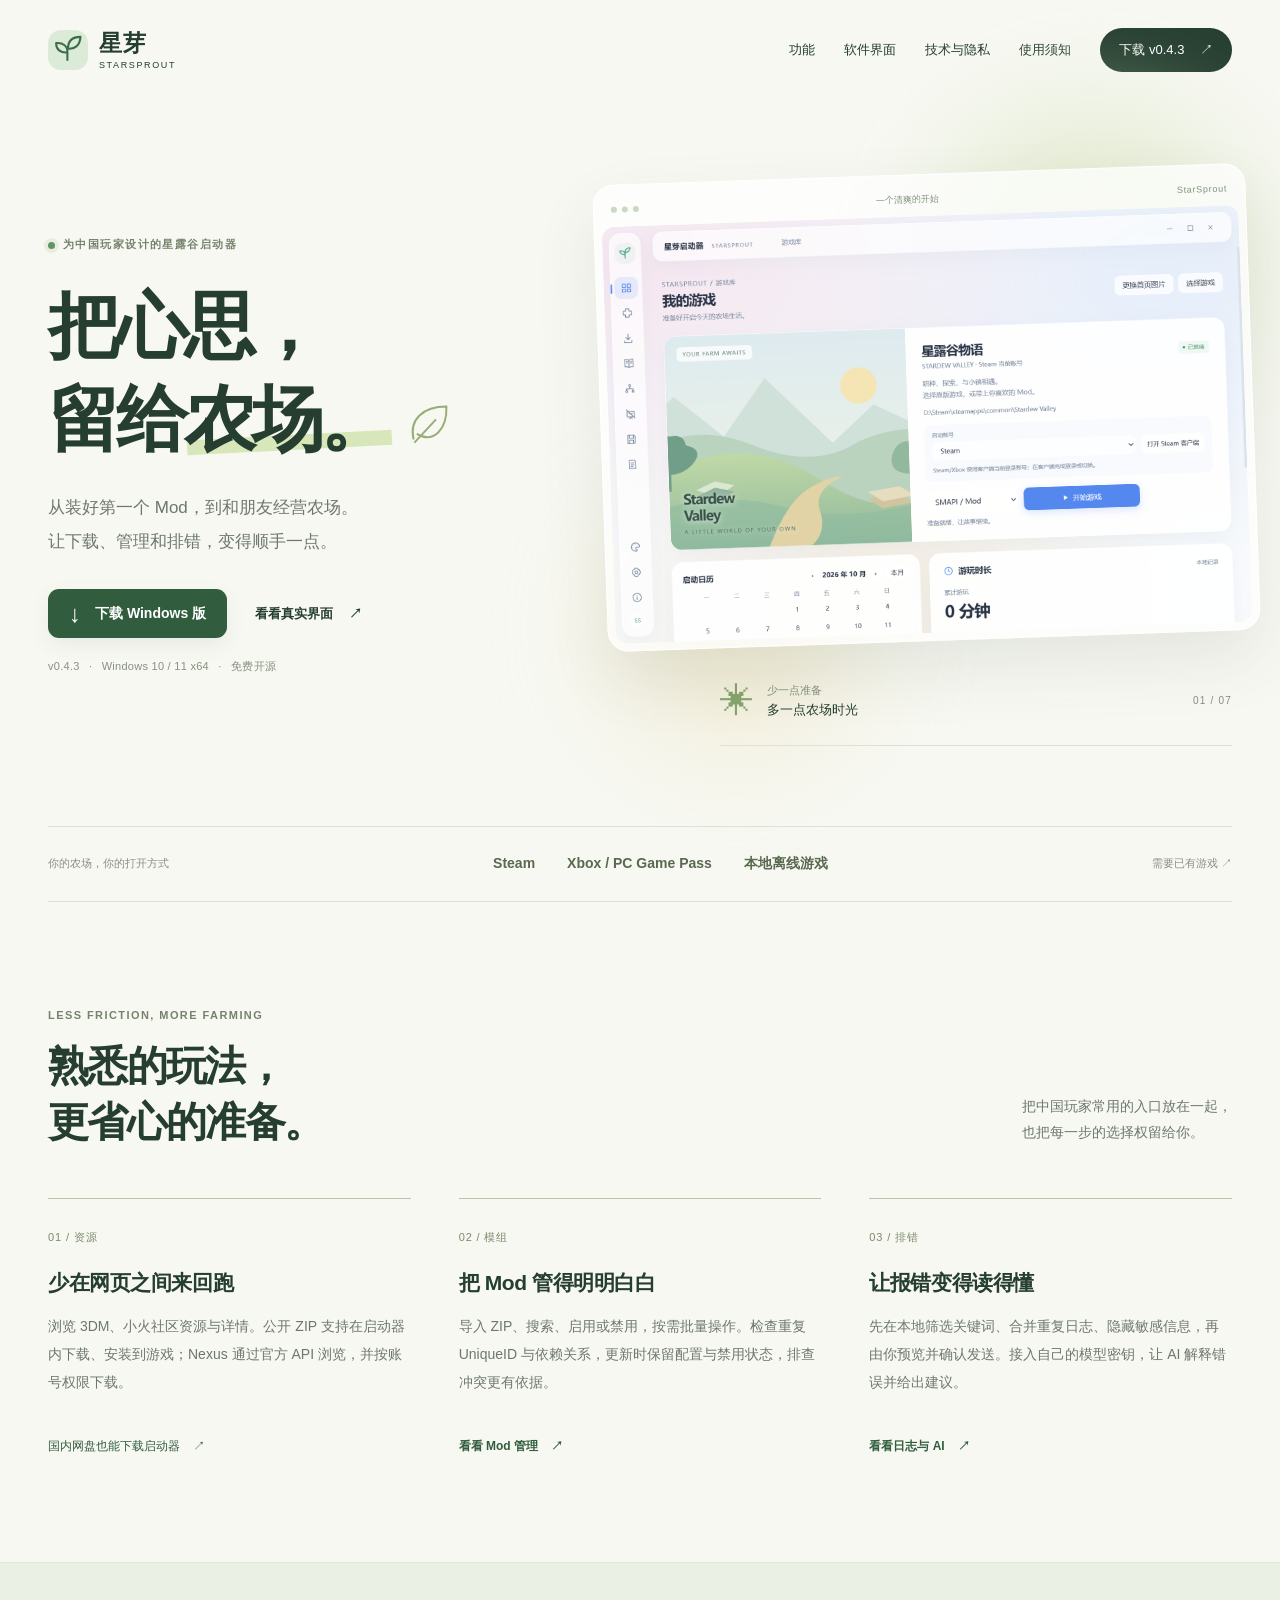
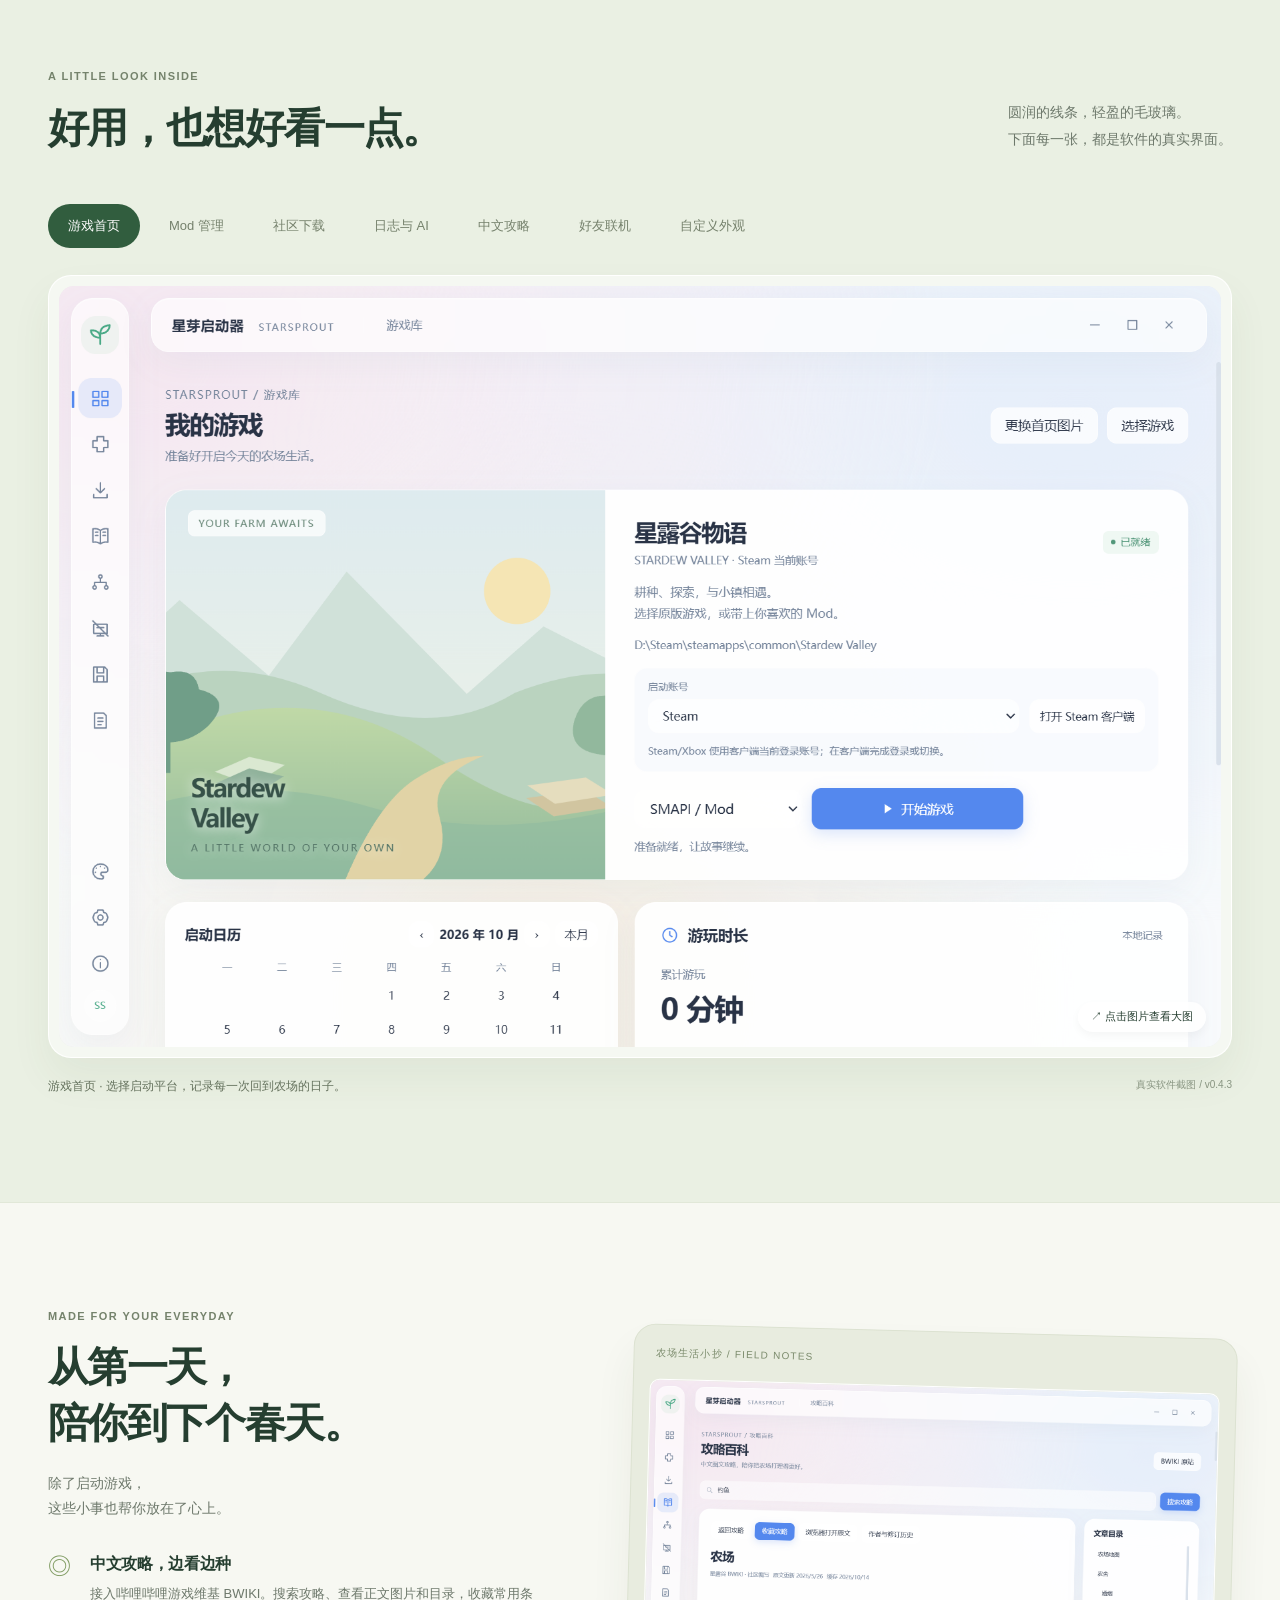
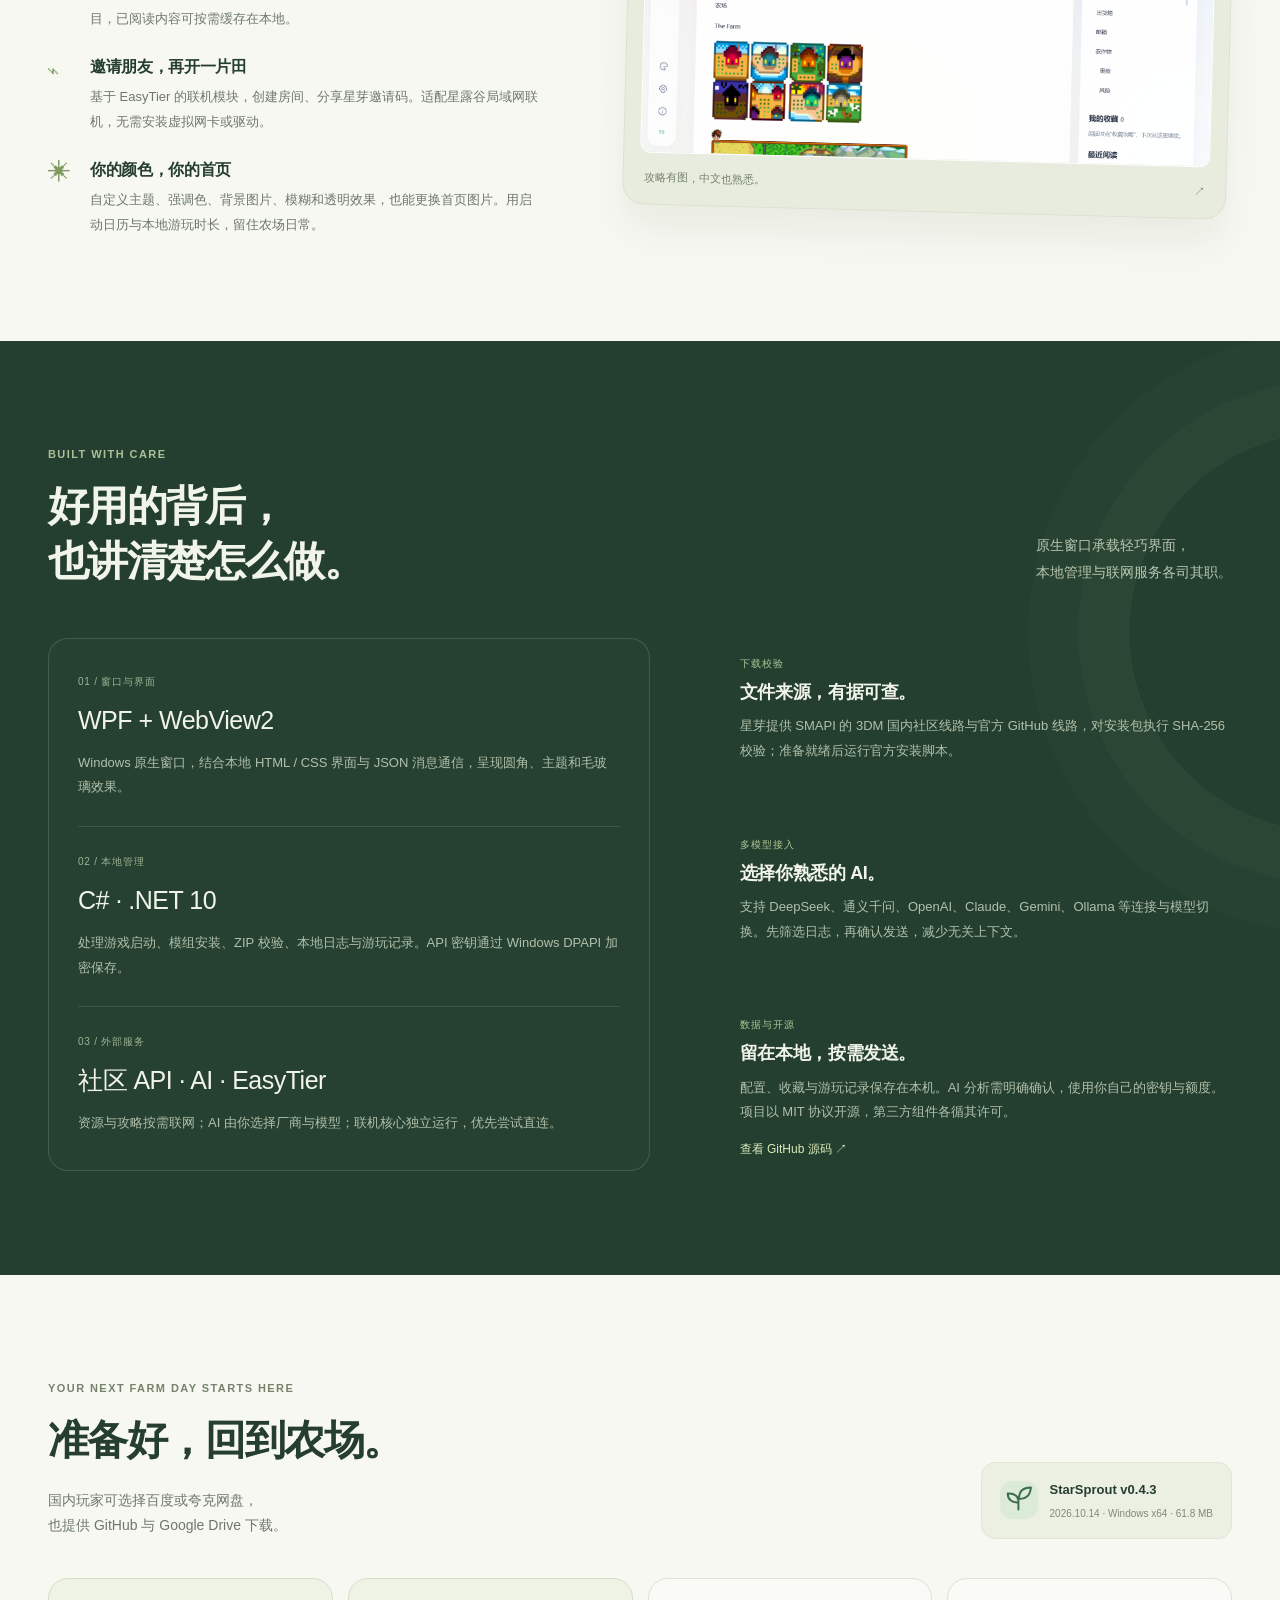
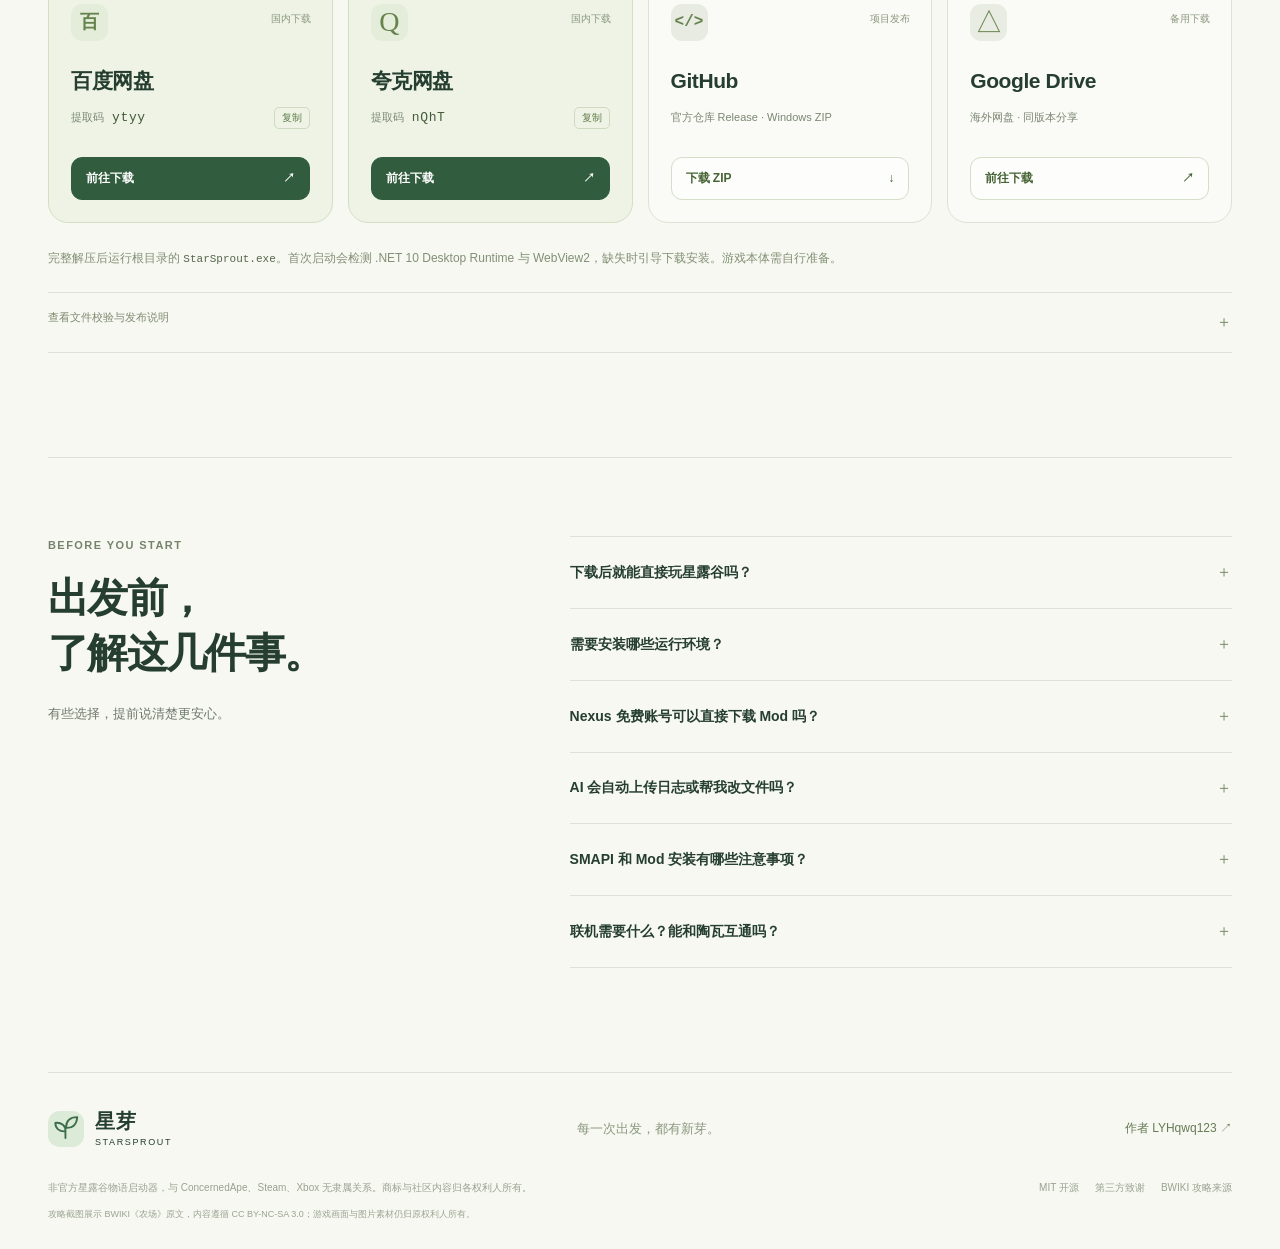
<file: docs/index.html>
<!doctype html>
<html lang="zh-CN">
<head>
  <meta charset="utf-8">
  <meta name="viewport" content="width=device-width, initial-scale=1">
  <meta name="theme-color" content="#f5f7f0">
  <meta name="description" content="星芽 StarSprout 是为中国玩家设计的星露谷物语启动器：国内社区 Mod 下载与管理、中文图文攻略、多厂商 AI 日志分析和好友联机。提供 GitHub、百度网盘、夸克网盘与 Google Drive 下载。">
  <meta property="og:type" content="website">
  <meta property="og:title" content="星芽 StarSprout · 把心思，留给农场。">
  <meta property="og:description" content="面向中国玩家的星露谷物语启动器。下载、管理、查攻略、找朋友，一个清爽的开始。">
  <meta property="og:image" content="https://lyhqwq123.github.io/StarSprout/assets/home.png">
  <meta property="og:url" content="https://lyhqwq123.github.io/StarSprout/">
  <link rel="canonical" href="https://lyhqwq123.github.io/StarSprout/">
  <link rel="icon" href="./assets/sprout.svg" type="image/svg+xml">
  <link rel="stylesheet" href="./styles.css">
  <script src="./app.js" defer></script>
  <title>星芽 StarSprout · 为中国玩家设计的星露谷启动器</title>
</head>
<body>
  <a class="skip-link" href="#main">跳转到正文</a>
  <header class="site-header">
    <a class="brand" href="#" aria-label="星芽 StarSprout 首页"><img src="./assets/sprout.svg" width="40" height="40" alt=""><span>星芽<span class="brand-en">STARSPROUT</span></span></a>
    <button id="menu-toggle" class="menu-toggle" type="button" aria-controls="navigation" aria-expanded="false" aria-label="打开导航"><span></span><span></span></button>
    <nav id="navigation" aria-label="主导航"><a href="#features">功能</a><a href="#screenshots">软件界面</a><a href="#technology">技术与隐私</a><a href="#faq">使用须知</a><a class="nav-download" href="#downloads">下载 v0.4.3 <span aria-hidden="true">↗</span></a></nav>
  </header>

  <main id="main">
    <section class="hero wrap" aria-labelledby="hero-title">
      <div class="hero-copy">
        <span class="eyebrow"><span class="status-dot"></span> 为中国玩家设计的星露谷启动器</span>
        <h1 id="hero-title">把心思，<br>留给<span class="highlight">农场。</span><svg class="title-leaf" viewBox="0 0 70 70" aria-hidden="true"><path d="M17 53C11 28 29 12 58 12c1 28-16 47-37 34M18 57l27-29"/></svg></h1>
        <p class="hero-description">从装好第一个 Mod，到和朋友经营农场。<br>让下载、管理和排错，变得顺手一点。</p>
        <div class="hero-actions"><a class="button primary" href="#downloads"><span aria-hidden="true">↓</span> 下载 Windows 版</a><a class="text-link" href="#screenshots">看看真实界面 <span aria-hidden="true">↗</span></a></div>
        <p class="hero-meta">v0.4.3 <span>·</span> Windows 10 / 11 x64 <span>·</span> 免费开源</p>
      </div>
      <div class="hero-visual">
        <div class="orb orb-one"></div><div class="orb orb-two"></div>
        <div class="hero-window"><div class="window-bar"><span class="window-dots"><i></i><i></i><i></i></span><span>一个清爽的开始</span><span class="window-version">StarSprout</span></div><button class="screenshot-button" data-lightbox type="button" aria-label="放大启动器首页截图"><img src="./assets/home.png" width="1740" height="1140" alt="星芽启动器真实首页：浅色毛玻璃界面、游戏启动、Steam 账号选择、启动日历与游玩时长" fetchpriority="high"></button></div>
        <div class="visual-note"><span class="note-leaf" aria-hidden="true">✳</span><div>少一点准备<br><strong>多一点农场时光</strong></div><span class="note-number">01 / 07</span></div>
      </div>
    </section>

    <div class="platform-strip wrap"><span>你的农场，你的打开方式</span><div><span>Steam</span><span>Xbox / PC Game Pass</span><span>本地离线游戏</span></div><a href="#faq">需要已有游戏 <span aria-hidden="true">↗</span></a></div>

    <section id="features" class="section wrap" aria-labelledby="features-title">
      <div class="section-heading"><div><span class="eyebrow">LESS FRICTION, MORE FARMING</span><h2 id="features-title">熟悉的玩法，<br>更省心的准备。</h2></div><p>把中国玩家常用的入口放在一起，<br>也把每一步的选择权留给你。</p></div>
      <div class="feature-columns">
        <article><span class="feature-index">01 / 资源</span><h3>少在网页之间来回跑</h3><p>浏览 3DM、小火社区资源与详情。公开 ZIP 支持在启动器内下载、安装到游戏；Nexus 通过官方 API 浏览，并按账号权限下载。</p><a href="#downloads">国内网盘也能下载启动器 <span aria-hidden="true">↗</span></a></article>
        <article><span class="feature-index">02 / 模组</span><h3>把 Mod 管得明明白白</h3><p>导入 ZIP、搜索、启用或禁用，按需批量操作。检查重复 UniqueID 与依赖关系，更新时保留配置与禁用状态，排查冲突更有依据。</p><button class="inline-link" type="button" data-show-gallery="mods">看看 Mod 管理 <span aria-hidden="true">↗</span></button></article>
        <article><span class="feature-index">03 / 排错</span><h3>让报错变得读得懂</h3><p>先在本地筛选关键词、合并重复日志、隐藏敏感信息，再由你预览并确认发送。接入自己的模型密钥，让 AI 解释错误并给出建议。</p><button class="inline-link" type="button" data-show-gallery="logs">看看日志与 AI <span aria-hidden="true">↗</span></button></article>
      </div>
    </section>

    <section id="screenshots" class="showcase section" aria-labelledby="screenshots-title">
      <div class="wrap"><div class="section-heading"><div><span class="eyebrow">A LITTLE LOOK INSIDE</span><h2 id="screenshots-title">好用，也想好看一点。</h2></div><p>圆润的线条，轻盈的毛玻璃。<br>下面每一张，都是软件的真实界面。</p></div>
        <div class="gallery-tabs" role="group" aria-label="选择软件截图"><button type="button" data-gallery="home" aria-pressed="true">游戏首页</button><button type="button" data-gallery="mods" aria-pressed="false">Mod 管理</button><button type="button" data-gallery="downloads" aria-pressed="false">社区下载</button><button type="button" data-gallery="logs" aria-pressed="false">日志与 AI</button><button type="button" data-gallery="guides" aria-pressed="false">中文攻略</button><button type="button" data-gallery="multiplayer" aria-pressed="false">好友联机</button><button type="button" data-gallery="appearance" aria-pressed="false">自定义外观</button></div>
        <div class="gallery-frame"><button type="button" class="screenshot-button" data-lightbox aria-label="放大当前软件界面截图"><img id="gallery-image" src="./assets/home.png" width="1740" height="1140" alt="游戏首页：选择 Steam、Xbox 或本地离线游戏，查看启动日历与游玩时长" loading="lazy"></button><span class="zoom-hint" aria-hidden="true">↗ 点击图片查看大图</span></div>
        <div class="gallery-caption"><p id="gallery-caption">游戏首页 · 选择启动平台，记录每一次回到农场的日子。</p><span>真实软件截图 / v0.4.3</span></div>
      </div>
    </section>

    <section class="section wrap everyday" aria-labelledby="everyday-title">
      <div class="everyday-copy"><span class="eyebrow">MADE FOR YOUR EVERYDAY</span><h2 id="everyday-title">从第一天，<br>陪你到下个春天。</h2><p class="section-intro">除了启动游戏，<br>这些小事也帮你放在了心上。</p>
        <div class="everyday-item"><span aria-hidden="true">◎</span><div><h3>中文攻略，边看边种</h3><p>接入哔哩哔哩游戏维基 BWIKI。搜索攻略、查看正文图片和目录，收藏常用条目，已阅读内容可按需缓存在本地。</p></div></div>
        <div class="everyday-item"><span aria-hidden="true">⌁</span><div><h3>邀请朋友，再开一片田</h3><p>基于 EasyTier 的联机模块，创建房间、分享星芽邀请码。适配星露谷局域网联机，无需安装虚拟网卡或驱动。</p></div></div>
        <div class="everyday-item"><span aria-hidden="true">✳</span><div><h3>你的颜色，你的首页</h3><p>自定义主题、强调色、背景图片、模糊和透明效果，也能更换首页图片。用启动日历与本地游玩时长，留住农场日常。</p></div></div>
      </div>
      <div class="guide-visual"><span class="paper-label">农场生活小抄 / FIELD NOTES</span><button class="screenshot-button" data-lightbox type="button" aria-label="放大 BWIKI 中文图文攻略截图"><img src="./assets/guide-article.png" width="1740" height="1140" alt="软件内 BWIKI 农场攻略阅读界面，包含中文正文、目录和农场布局图片" loading="lazy"></button><div class="guide-footnote"><span>攻略有图，中文也熟悉。</span><span aria-hidden="true">↗</span></div></div>
    </section>

    <section id="technology" class="technology section" aria-labelledby="technology-title"><div class="wrap">
      <div class="section-heading"><div><span class="eyebrow">BUILT WITH CARE</span><h2 id="technology-title">好用的背后，<br>也讲清楚怎么做。</h2></div><p>原生窗口承载轻巧界面，<br>本地管理与联网服务各司其职。</p></div>
      <div class="tech-layout"><div class="tech-stack"><div class="stack-row"><span>01 / 窗口与界面</span><strong>WPF + WebView2</strong><p>Windows 原生窗口，结合本地 HTML / CSS 界面与 JSON 消息通信，呈现圆角、主题和毛玻璃效果。</p></div><div class="stack-row"><span>02 / 本地管理</span><strong>C# · .NET 10</strong><p>处理游戏启动、模组安装、ZIP 校验、本地日志与游玩记录。API 密钥通过 Windows DPAPI 加密保存。</p></div><div class="stack-row"><span>03 / 外部服务</span><strong>社区 API · AI · EasyTier</strong><p>资源与攻略按需联网；AI 由你选择厂商与模型；联机核心独立运行，优先尝试直连。</p></div></div>
      <div class="tech-details"><div><span class="small-label">下载校验</span><h3>文件来源，有据可查。</h3><p>星芽提供 SMAPI 的 3DM 国内社区线路与官方 GitHub 线路，对安装包执行 SHA-256 校验；准备就绪后运行官方安装脚本。</p></div><div><span class="small-label">多模型接入</span><h3>选择你熟悉的 AI。</h3><p>支持 DeepSeek、通义千问、OpenAI、Claude、Gemini、Ollama 等连接与模型切换。先筛选日志，再确认发送，减少无关上下文。</p></div><div><span class="small-label">数据与开源</span><h3>留在本地，按需发送。</h3><p>配置、收藏与游玩记录保存在本机。AI 分析需明确确认，使用你自己的密钥与额度。项目以 MIT 协议开源，第三方组件各循其许可。</p><a href="https://github.com/LYHqwq123/StarSprout" target="_blank" rel="noopener noreferrer">查看 GitHub 源码 <span aria-hidden="true">↗</span></a></div></div></div>
    </div></section>

    <section id="downloads" class="section wrap download-section" aria-labelledby="downloads-title"><div class="download-heading"><div><span class="eyebrow">YOUR NEXT FARM DAY STARTS HERE</span><h2 id="downloads-title">准备好，回到农场。</h2><p>国内玩家可选择百度或夸克网盘，<br>也提供 GitHub 与 Google Drive 下载。</p></div><div class="release-badge"><img src="./assets/sprout.svg" width="38" height="38" alt=""><div><strong>StarSprout v0.4.3</strong><span>2026.10.14 · Windows x64 · 61.8 MB</span></div></div></div>
      <div class="download-grid">
        <article class="download-card domestic"><span class="download-symbol" aria-hidden="true">百</span><span class="download-label">国内下载</span><h3>百度网盘</h3><p>提取码 <code>ytyy</code> <button type="button" class="copy-button" data-copy="ytyy" aria-label="复制百度网盘提取码 ytyy">复制</button></p><a class="button provider-button" data-download-provider="baidu" href="https://pan.baidu.com/s/1DDy62DkFEf81-B6CyeWh8A?pwd=ytyy" target="_blank" rel="noopener noreferrer">前往下载 <span aria-hidden="true">↗</span></a></article>
        <article class="download-card domestic"><span class="download-symbol quark" aria-hidden="true">Q</span><span class="download-label">国内下载</span><h3>夸克网盘</h3><p>提取码 <code>nQhT</code> <button type="button" class="copy-button" data-copy="nQhT" aria-label="复制夸克网盘提取码 nQhT">复制</button></p><a class="button provider-button" data-download-provider="quark" href="https://pan.quark.cn/s/441fa6eea264" target="_blank" rel="noopener noreferrer">前往下载 <span aria-hidden="true">↗</span></a></article>
        <article class="download-card"><span class="download-symbol github" aria-hidden="true">&lt;/&gt;</span><span class="download-label">项目发布</span><h3>GitHub</h3><p>官方仓库 Release · Windows ZIP</p><a class="button provider-button" data-download-provider="github" href="https://github.com/LYHqwq123/StarSprout/releases/download/v0.4.3/StarSprout-0.4.3-Windows.zip" target="_blank" rel="noopener noreferrer">下载 ZIP <span aria-hidden="true">↓</span></a></article>
        <article class="download-card"><span class="download-symbol drive" aria-hidden="true">△</span><span class="download-label">备用下载</span><h3>Google Drive</h3><p>海外网盘 · 同版本分享</p><a class="button provider-button" data-download-provider="google" href="https://drive.google.com/file/d/1QlfTXjfy4Y1SBKYcH5n1ZFjWdy0WMzLJ/view?usp=sharing" target="_blank" rel="noopener noreferrer">前往下载 <span aria-hidden="true">↗</span></a></article>
      </div>
      <p class="download-note">完整解压后运行根目录的 <code>StarSprout.exe</code>。首次启动会检测 .NET 10 Desktop Runtime 与 WebView2，缺失时引导下载安装。游戏本体需自行准备。</p>
      <details class="checksum"><summary>查看文件校验与发布说明 <span aria-hidden="true">＋</span></summary><div><p>GitHub Windows ZIP 的 SHA-256：</p><code>d6510b647be7462c64703888bf6de63d38a4d626451658793a7e3a31fcf5158b</code><p>网盘由作者提供；下载后可使用同一哈希核对文件完整性。<a href="https://github.com/LYHqwq123/StarSprout/releases/tag/v0.4.3" target="_blank" rel="noopener noreferrer">查看 v0.4.3 发布说明 ↗</a></p></div></details>
      <p id="copy-status" class="copy-status" role="status" aria-live="polite"></p>
    </section>

    <section id="faq" class="section wrap faq-section" aria-labelledby="faq-title"><div><span class="eyebrow">BEFORE YOU START</span><h2 id="faq-title">出发前，<br>了解这几件事。</h2><p>有些选择，提前说清楚更安心。</p></div><div class="faq-list">
      <details><summary>下载后就能直接玩星露谷吗？<span aria-hidden="true">＋</span></summary><p>星芽是第三方启动器，不包含游戏本体。请先安装你拥有的 Windows 版游戏，再选择对应目录。Steam、Xbox / PC Game Pass 使用官方客户端的当前账号；本地离线模式使用已有、可离线运行的游戏文件，不提供游戏本体下载。</p></details>
      <details><summary>需要安装哪些运行环境？<span aria-hidden="true">＋</span></summary><p>支持 Windows 10 / 11 x64，需要 .NET 10 Desktop Runtime x64 与 Microsoft Edge WebView2 Runtime。引导程序会检测缺失环境，从微软下载并检查签名；安装过程可能需要管理员确认。当前 ZIP 并非包含全部运行环境的免前置版本。</p></details>
      <details><summary>Nexus 免费账号可以直接下载 Mod 吗？<span aria-hidden="true">＋</span></summary><p>无需 API Key 即可通过官方 API 浏览目录、详情和文件列表。Premium 账号可使用自己的 API Key 直下；免费账号需连接本人的 API Key，首次使用时注册 NXM 链接处理，再按 Nexus 官方规则在浏览器完成下载授权，由 NXM 链接交回启动器处理。不会绕过站点登录、付费或下载限制。</p></details>
      <details><summary>AI 会自动上传日志或帮我改文件吗？<span aria-hidden="true">＋</span></summary><p>不会。先在本地筛选、去重并脱敏，由你预览后明确确认发送。可使用自己的厂商密钥或 Ollama 本地模型；费用由所选服务方结算。AI 输出用于辅助判断，建议结合依赖检查与实际测试，不会自动修复或修改 Mod。</p></details>
      <details><summary>SMAPI 和 Mod 安装有哪些注意事项？<span aria-hidden="true">＋</span></summary><p>SMAPI 下载并校验后，仍需运行官方 <code>install on Windows.bat</code> 完成安装。公开 Mod ZIP 可下载安装，但部分社区资源需要登录或访问原站。禁用 Mod 可用于排错；删除 Mod 会直接移除，不保留备份，请确认后操作。</p></details>
      <details><summary>联机需要什么？能和陶瓦互通吗？<span aria-hidden="true">＋</span></summary><p>双方使用星芽联机模块与兼容的游戏、Mod 版本。首次点击安装会下载约 31 MiB 的 EasyTier 核心；房主需在游戏中开好合作农场并准备小屋，加入方在局域网 / IP 入口填写 <code>127.0.0.1</code>。星芽 SG1 邀请码不与陶瓦互通；能否直连取决于网络，必要时由公共节点中转。目前已验证本机双核心 UDP 通信，跨地区真人联机仍需进一步验证。</p></details>
    </div></section>
  </main>

  <footer class="site-footer wrap"><div class="footer-top"><a class="brand" href="#"><img src="./assets/sprout.svg" width="36" height="36" alt=""><span>星芽<span class="brand-en">STARSPROUT</span></span></a><p>每一次出发，都有新芽。</p><a href="https://github.com/LYHqwq123" target="_blank" rel="noopener noreferrer">作者 LYHqwq123 <span aria-hidden="true">↗</span></a></div><div class="footer-bottom"><p>非官方星露谷物语启动器，与 ConcernedApe、Steam、Xbox 无隶属关系。商标与社区内容归各权利人所有。</p><div><a href="https://github.com/LYHqwq123/StarSprout/blob/main/LICENSE" target="_blank" rel="noopener noreferrer">MIT 开源</a><a href="https://github.com/LYHqwq123/StarSprout/blob/main/THIRD-PARTY.md" target="_blank" rel="noopener noreferrer">第三方致谢</a><a href="https://wiki.biligame.com/stardewvalley/" target="_blank" rel="noopener noreferrer">BWIKI 攻略来源</a></div></div><p class="attribution">攻略截图展示 <a href="https://wiki.biligame.com/stardewvalley/农场" target="_blank" rel="noopener noreferrer">BWIKI《农场》原文</a>，内容遵循 <a href="https://creativecommons.org/licenses/by-nc-sa/3.0/deed.zh-hans" target="_blank" rel="noopener noreferrer">CC BY-NC-SA 3.0</a>；游戏画面与图片素材仍归原权利人所有。</p></footer>

  <dialog id="lightbox" aria-label="软件截图大图"><button type="button" id="lightbox-close" aria-label="关闭大图">关闭 <span aria-hidden="true">×</span></button><img id="lightbox-image" alt=""><p id="lightbox-caption"></p></dialog>
</body>
</html>
</file>
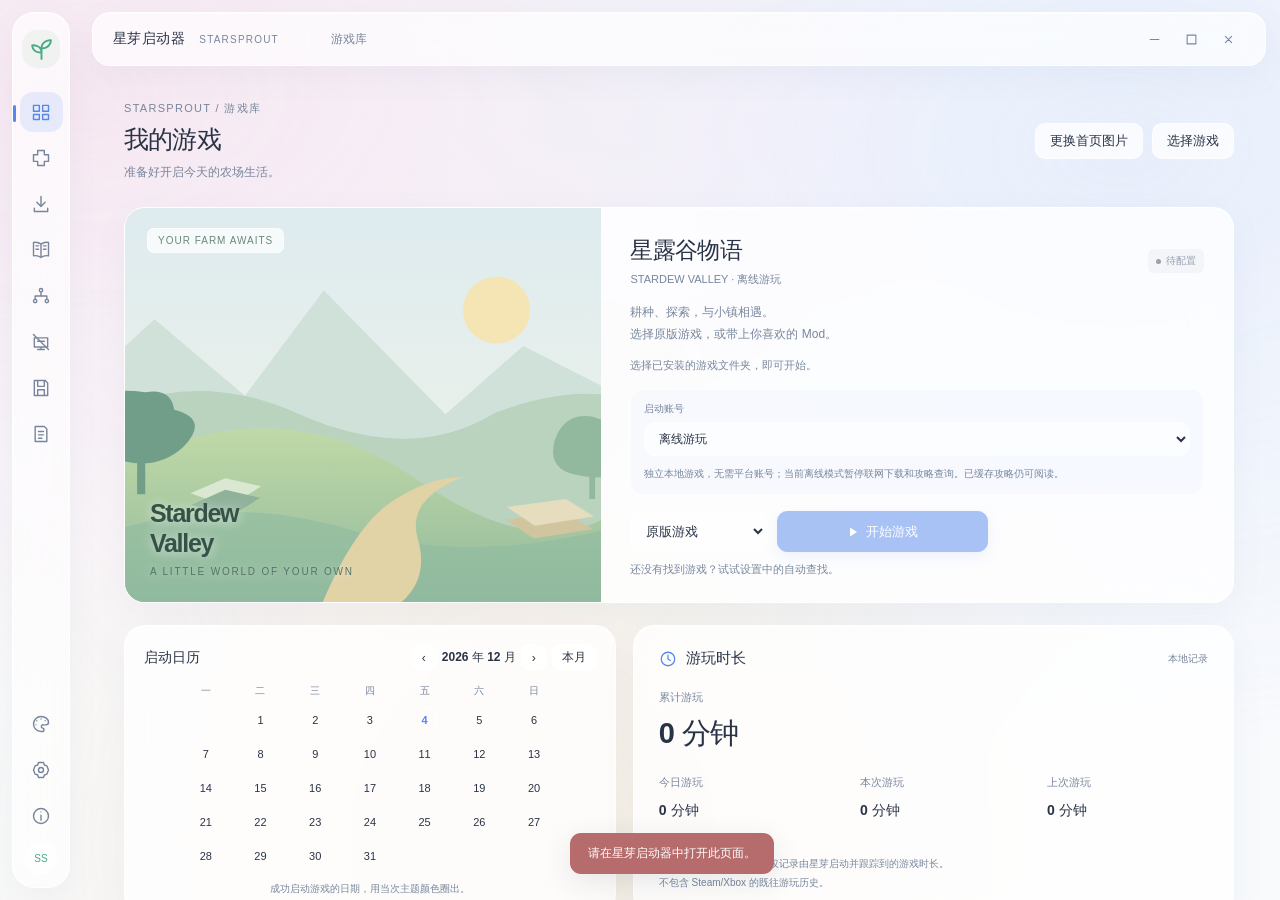
<file: StarSprout/wwwroot/index.html>
<!doctype html>
<html lang="zh-CN">
<head>
<meta charset="utf-8"><meta name="viewport" content="width=device-width, initial-scale=1"><title>星芽启动器 · StarSprout</title>
<style>
:root{--bg:#f8fafc;--panel:#fff;--ink:#263244;--muted:#8b96a8;--line:#e9eef5;--blue:#5588eb;--blue-soft:#edf3ff;--green:#49a986;--shadow:0 8px 32px #24375206;font-family:"Segoe UI Variable","Microsoft YaHei UI",sans-serif;color:var(--ink);font-size:13px;font-synthesis:none}
*{box-sizing:border-box}body{margin:0;overflow:hidden;background:var(--bg)}button,input,select{font:inherit}button{cursor:pointer;border:0;transition:background .16s,transform .16s;user-select:none}button:disabled{cursor:default;opacity:.5}button:not(:disabled):active{transform:translateY(1px)}button:focus-visible,input:focus-visible,select:focus-visible{outline:2px solid #5588eb88;outline-offset:3px}svg{display:block;width:20px;height:20px;fill:none;stroke:currentColor;stroke-width:1.7;stroke-linecap:round;stroke-linejoin:round}h1,h2,h3,p{margin:0}h1{font-size:25px;letter-spacing:-.8px;font-weight:650}h2{font-size:17px;font-weight:620}h3{font-size:15px;font-weight:600}.muted{color:var(--muted)}.small{font-size:12px}.app{display:grid;grid-template-columns:64px 1fr;grid-template-rows:62px 1fr;height:100vh;min-height:480px}
.rail{grid-row:1/3;background:#fff;border-right:1px solid var(--line);display:flex;flex-direction:column;align-items:center;padding:19px 0 15px;gap:8px}.brand{color:var(--green);display:grid;place-items:center;width:38px;height:38px;background:#edf8f1;border-radius:13px;margin:0 0 21px}.brand svg{width:25px;height:25px;stroke-width:1.8}.nav{position:relative;width:43px;height:43px;border-radius:12px;background:transparent;color:#9aa5b5;display:grid;place-items:center}.nav:hover{background:#f5f7fb;color:var(--blue)}.nav.active{background:var(--blue-soft);color:var(--blue)}.nav.active::before{content:"";position:absolute;left:-11px;top:13px;width:3px;height:17px;background:var(--blue);border-radius:0 3px 3px 0}.rail .spacer{flex:1}.rail-bottom{height:32px;width:32px;border:1px solid var(--line);border-radius:50%;font-size:10px;color:var(--green);display:grid;place-items:center;background:#f9fbff}
.topbar{display:flex;align-items:center;gap:12px;padding:0 28px;border-bottom:1px solid var(--line);background:#ffffffb3;user-select:none}.wordmark{font-size:14px;font-weight:600;letter-spacing:.4px}.wordmark span{font-size:10px;color:#a1acba;letter-spacing:1.2px;margin-left:10px;font-weight:450}.breadcrumb{font-size:12px;color:#a1abba;margin-left:17px;border-left:1px solid var(--line);padding-left:22px}.window-actions{margin-left:auto;display:flex;gap:3px}.window-actions button{width:34px;height:32px;background:transparent;color:#9aa5b5;border-radius:8px;display:grid;place-items:center}.window-actions button:hover{background:#eff3f8;color:var(--ink)}.window-actions .close:hover{background:#fff0f0;color:#dc6a6a}.window-actions svg{width:15px;height:15px}
.main{overflow:auto;padding:34px 36px 38px}.content{max-width:1110px;margin:0 auto}.page{animation:enter .23s ease both}@keyframes enter{from{opacity:0;transform:translateY(7px)}to{opacity:1;transform:translateY(0)}}.page-heading{display:flex;align-items:center;justify-content:space-between;margin-bottom:26px;gap:15px}.eyebrow{font-size:11px;color:#9aa6b8;letter-spacing:1.3px;margin-bottom:7px}.subtitle{font-size:12px;color:var(--muted);margin-top:8px}.toolbar{display:flex;gap:9px;align-items:center;flex-wrap:wrap}.button{display:inline-flex;align-items:center;justify-content:center;gap:7px;height:36px;padding:0 14px;border:1px solid var(--line);border-radius:9px;background:white;color:#68758a;white-space:nowrap}.button:hover{background:#f4f7fb;border-color:#dce5f2}.button svg{width:15px;height:15px}.button.primary{background:var(--blue);color:white;border-color:var(--blue);box-shadow:0 4px 9px #5588eb20}.button.primary:hover{background:#487bdb}.button.soft{color:var(--blue);background:var(--blue-soft);border-color:transparent}.button.small{height:31px;font-size:12px;padding:0 11px}.panel{background:white;border:1px solid var(--line);border-radius:15px;box-shadow:var(--shadow)}.panel-pad{padding:24px}.section-heading{display:flex;align-items:center;justify-content:space-between;margin:26px 0 14px}.section-heading span{font-size:12px;color:var(--muted)}
.hero{display:grid;grid-template-columns:43% 1fr;overflow:hidden;min-height:292px}.game-art{position:relative;overflow:hidden;background:#e9f1ea;min-height:292px;display:flex;align-items:flex-end;padding:25px}.landscape{position:absolute;inset:0;width:100%;height:100%;stroke:none}.art-title{position:relative;z-index:1;color:#365148;text-shadow:0 1px 12px #ffffffaa}.art-title .english{font-size:25px;font-weight:720;letter-spacing:-1.3px;line-height:1.2}.art-title .caption{font-size:10px;letter-spacing:1.8px;margin-top:8px;color:#547567}.art-tag{position:absolute;top:20px;left:22px;z-index:1;padding:6px 10px;background:#ffffffbb;border:1px solid #ffffff99;border-radius:7px;color:#698878;font-size:10px;letter-spacing:1px;backdrop-filter:blur(6px)}.hero-info{padding:27px 29px 25px;display:flex;flex-direction:column}.hero-heading{display:flex;align-items:center;justify-content:space-between;gap:12px}.game-title{font-size:23px;letter-spacing:-.7px}.game-type{font-size:11px;color:#a0aab9;margin-top:6px}.badge{display:inline-flex;align-items:center;gap:5px;background:#eff8f3;color:#52977a;padding:5px 8px;border-radius:6px;font-size:10px;white-space:nowrap}.badge::before{content:"";width:5px;height:5px;border-radius:50%;background:currentColor}.badge.pending{background:#f3f5f9;color:#98a2b2}.game-description{color:#8c97a7;font-size:12px;line-height:1.8;margin-top:21px;max-width:345px}.game-path{font-size:11px;color:#a0aaba;white-space:nowrap;overflow:hidden;text-overflow:ellipsis;margin-top:13px}.hero-footer{margin-top:auto;padding-top:23px;display:flex;gap:10px;align-items:center}.mode-select{height:39px;min-width:116px;color:#778297;background:#f7f9fc;border:1px solid var(--line);border-radius:9px;padding:0 27px 0 11px;cursor:pointer}.launch{height:41px;padding:0 25px;flex:1;max-width:211px;font-size:13px}.launch svg{fill:currentColor;stroke:none;width:12px;height:12px}.hero-note{font-size:11px;color:var(--muted);margin-top:12px;min-height:15px}.stats{display:grid;grid-template-columns:repeat(3,1fr);gap:14px}.stat{padding:20px 21px;display:flex;gap:13px;align-items:center;min-width:0}.stat-icon{width:39px;height:39px;background:#f1f5ff;color:#7597dc;display:grid;place-items:center;border-radius:11px;flex-shrink:0}.stat:nth-child(2) .stat-icon{background:#edf8f3;color:#73aa96}.stat:nth-child(3) .stat-icon{background:#fff6ec;color:#d2a26f}.stat-label{font-size:11px;color:#9aa4b4;margin-bottom:6px}.stat-value{font-size:19px;font-weight:620;overflow:hidden;text-overflow:ellipsis;white-space:nowrap}.stat-detail{font-size:10px;color:#aab2bf;margin-top:4px}.quick-grid{display:grid;grid-template-columns:repeat(3,1fr);gap:14px}.quick-card{padding:19px 20px;display:flex;gap:12px;align-items:center;text-align:left;color:var(--ink)}.quick-card:hover{border-color:#ccdafa;background:#fbfdff}.quick-card>svg{width:23px;height:23px;color:#85a0cc;flex-shrink:0}.quick-card .arrow{width:15px;height:15px;margin-left:auto;color:#c2cad7}.quick-card p{font-size:11px;color:var(--muted);margin-top:5px}.quick-card strong{font-size:12px;font-weight:560}
.search{display:flex;align-items:center;gap:8px;background:white;border:1px solid var(--line);height:37px;padding:0 11px;border-radius:9px;min-width:210px}.search svg{width:15px;height:15px;color:#a1acbd}.search input{border:0;outline:none;background:transparent;color:var(--ink);width:180px;font-size:12px}.search input::placeholder{color:#aab3c1}.list{overflow:hidden}.list-header{padding:13px 19px;background:#fafbfd;border-bottom:1px solid var(--line);color:#98a4b5;font-size:11px;display:flex;justify-content:space-between}.list-row{display:flex;align-items:center;gap:13px;padding:17px 19px;border-bottom:1px solid #f0f3f8;min-height:76px}.list-row:last-child{border:0}.item-icon{width:38px;height:38px;background:#f1f5fd;color:#8ea6d0;border-radius:10px;display:grid;place-items:center;flex-shrink:0}.item-main{min-width:0;flex:1}.item-name{font-size:13px;font-weight:570;white-space:nowrap;overflow:hidden;text-overflow:ellipsis}.item-meta{font-size:11px;color:#9da7b7;margin-top:6px}.dependency{font-size:11px;color:#ce975a;margin-top:6px;line-height:1.5}.row-actions{display:flex;align-items:center;gap:9px;flex-shrink:0}.toggle{position:relative;width:33px;height:18px;border-radius:10px;background:#dfe5ee;padding:0}.toggle.on{background:#7c9fe9}.toggle::after{content:"";position:absolute;top:3px;left:3px;height:12px;width:12px;background:white;border-radius:50%;box-shadow:0 1px 2px #0001;transition:left .15s}.toggle.on::after{left:18px}.icon-button{width:30px;height:30px;border:1px solid var(--line);border-radius:8px;background:white;color:#9faec4;display:grid;place-items:center}.icon-button svg{width:15px;height:15px}.empty{padding:65px 24px;text-align:center;color:#a0aabb}.empty-icon{display:grid;place-items:center;background:#f5f7fb;color:#b3bfce;width:53px;height:53px;border-radius:16px;margin:0 auto 18px}.empty-icon svg{width:25px;height:25px}.empty h3{color:#78869b;font-size:14px;font-weight:500}.empty p{font-size:12px;margin-top:9px;line-height:1.7}.notice{display:flex;align-items:flex-start;gap:9px;font-size:11px;color:#97a3b5;line-height:1.7;padding:0 3px;margin:14px 0}.notice svg{width:14px;height:14px;margin-top:3px;flex-shrink:0}.log{white-space:pre-wrap;overflow:auto;overflow-wrap:anywhere;margin:0;padding:22px;color:#7d8aa0;line-height:1.8;font-size:11px;font-family:Consolas,"Microsoft YaHei UI",monospace;max-height:calc(100vh - 244px);min-height:270px}.settings-grid{display:grid;gap:17px}.setting-title{display:flex;align-items:center;gap:10px;margin-bottom:16px}.setting-title>svg{color:#8ea7d2;width:18px;height:18px}.setting-title h2{font-size:15px}.field-label{font-size:11px;color:#93a0b4;margin-bottom:9px}.path-field{background:#f8fafd;border:1px solid var(--line);border-radius:8px;padding:12px 14px;font-size:12px;color:#8895aa;overflow:hidden;text-overflow:ellipsis;white-space:nowrap;margin-bottom:15px}.setting-copy{font-size:12px;color:#8e9bad;line-height:1.9;margin-bottom:17px}.about-brand{display:flex;align-items:center;gap:17px;margin-bottom:22px}.about-brand .brand{margin:0;width:54px;height:54px;border-radius:17px}.about-brand h1{font-size:24px}.about-brand p{font-size:11px;letter-spacing:1.7px;color:#9aa8bb;margin-top:6px}.about-body{font-size:12px;color:#8d99ac;line-height:2.1;max-width:660px}.about-body p+p{margin-top:12px}.about-links{display:flex;gap:9px;flex-wrap:wrap;margin-top:22px}.backup-result{margin-top:15px;font-size:11px;color:#79a08d;overflow-wrap:anywhere}.toast{position:fixed;bottom:26px;left:calc(50% + 32px);transform:translateX(-50%) translateY(12px);padding:12px 18px;max-width:75vw;background:#2f3d51;color:white;border-radius:11px;box-shadow:0 8px 30px #23344b1c;font-size:12px;opacity:0;pointer-events:none;transition:.2s;z-index:20;overflow-wrap:anywhere}.toast.show{opacity:1;transform:translateX(-50%) translateY(0)}.toast.error{background:#b66c6c}.busy-indicator{width:6px;height:6px;border-radius:50%;background:#7b9ee4;display:none;animation:pulse 1s ease-in-out infinite}.busy-indicator.visible{display:block}@keyframes pulse{50%{opacity:.3}}::-webkit-scrollbar{width:5px;height:5px}::-webkit-scrollbar-thumb{background:#d9e1eb;border-radius:5px}::-webkit-scrollbar-track{background:transparent}
@media(max-width:850px){.main{padding:26px 23px}.hero{grid-template-columns:40% 1fr}.hero-info{padding:23px}.game-title{font-size:20px}.stats{gap:10px}.stat{padding:17px 14px;gap:10px}.quick-grid{grid-template-columns:1fr}.quick-card{padding:15px 19px}.hero-footer{flex-wrap:wrap}.mode-select{min-width:100px}.launch{padding:0 18px}.page-heading{flex-wrap:wrap}.search{min-width:180px}.search input{width:150px}}
@media(max-width:650px){.hero{grid-template-columns:1fr}.game-art{min-height:170px}.hero-info{min-height:255px}.stats{grid-template-columns:1fr}.stat{padding:15px 20px}.row-actions{gap:6px}.breadcrumb{display:none}.wordmark span{display:none}.topbar{padding:0 18px}.main{padding:22px 18px}.toolbar{gap:6px}}
.tabs{display:flex;gap:6px;margin-bottom:19px;border-bottom:1px solid var(--line);padding-bottom:13px}.tab{background:transparent;border-radius:8px;padding:9px 14px;color:#909cad}.tab.active{background:var(--blue-soft);color:var(--blue)}.field{display:grid;gap:8px;font-size:11px;color:#8795aa;min-width:0}.field input,.field select,.field textarea{width:100%;border:1px solid var(--line);background:#f8fafd;border-radius:9px;min-height:39px;padding:10px 12px;color:var(--ink);font-size:12px}.field input::placeholder,.field textarea::placeholder{color:#acb6c6}.field textarea{resize:vertical;min-height:75px}.fields{display:grid;grid-template-columns:1fr 1fr;gap:14px;margin:16px 0}.field-wide{grid-column:1/-1}.checkbox-row{display:flex;gap:19px;flex-wrap:wrap;margin:15px 0;color:#7d8b9f;font-size:12px}.checkbox-row label{display:flex;align-items:center;gap:7px;line-height:1.7}.checkbox-row input{accent-color:var(--blue);width:14px;height:14px}.form-note{font-size:11px;color:#95a0b1;line-height:1.8;margin-top:10px}.detail-copy{color:#8c98ab;font-size:12px;line-height:1.8;margin:8px 0 15px}.source-cards{display:grid;grid-template-columns:repeat(3,1fr);gap:13px;margin-bottom:18px}.source-card{padding:20px;text-align:left}.source-card h3{font-size:13px}.source-card p{font-size:11px;color:#8e9aab;line-height:1.8;margin:8px 0 14px}.resource-row{align-items:flex-start}.resource-row .row-actions{flex-wrap:wrap;justify-content:flex-end;max-width:228px}.resource-description{font-size:11px;color:#8e9aab;line-height:1.7;margin-top:7px;max-width:620px;overflow-wrap:anywhere}.pill{display:inline-flex;padding:3px 7px;border-radius:5px;background:#f0f4fb;color:#8498b9;font-size:10px;margin-left:7px;font-weight:400}.pill.green{background:#edf8f1;color:#579d7b}.warning-list{color:#a28e70;font-size:11px;line-height:1.8;padding:13px 16px;background:#fffaf2;border:1px solid #f4eadb;border-radius:10px;margin:13px 0}.warning-list ul,.finding-list{margin:5px 0;padding-left:18px}.warning-list li+li,.finding-list li+li{margin-top:5px}.info-strip{padding:14px 17px;background:#f0f5ff;border:1px solid #e0eafe;border-radius:11px;color:#7895c4;line-height:1.8;font-size:11px;margin-bottom:19px}.local-path{overflow-wrap:anywhere;font-size:11px;color:#91a0b5;margin-top:7px}.ai-preview{max-height:250px;min-height:100px;font-size:10px;background:#fbfcfe;border-radius:9px;border:1px solid var(--line);margin:13px 0}.ai-answer{white-space:pre-wrap;overflow-wrap:anywhere;line-height:1.9;font-size:12px;color:#63748b;margin:15px 0}.finding-list{font-size:11px;color:#8c98aa;line-height:1.8;overflow-wrap:anywhere}.progress-panel{display:flex;gap:16px;align-items:center;padding:13px 17px;border-radius:12px;background:#edf3ff;color:#7b95c1;margin-bottom:19px;font-size:11px}.progress-main{flex:1;min-width:0}.progress-track{height:4px;border-radius:5px;background:#dae5fa;margin-top:8px;overflow:hidden}.progress-track>span{display:block;height:100%;background:var(--blue);min-width:2px;border-radius:5px}.progress-track.indeterminate>span{width:35%;animation:progressSlide 1.4s ease-in-out infinite}@keyframes progressSlide{to{transform:translateX(280%)}}.feed-row{display:flex;align-items:center;gap:10px;padding:10px 0;border-top:1px solid var(--line);font-size:11px;color:#8595ad}.feed-url{flex:1;overflow-wrap:anywhere}.offline-layout{display:grid;grid-template-columns:1.3fr 1fr;gap:17px}.offline-state{display:flex;align-items:center;justify-content:space-between;gap:16px;margin:17px 0}.offline-state p{font-size:11px;color:#99a4b5;margin-top:7px}.offline-state .toggle{width:39px;height:22px}.offline-state .toggle:after{height:16px;width:16px}.offline-state .toggle.on:after{left:20px}.cache-item{padding:13px 0;display:flex;gap:12px;align-items:center;border-bottom:1px solid var(--line)}.cache-item:last-child{border:0}.cache-item h3{font-size:12px}.cache-item p{font-size:10px;color:#9ca8b9;margin-top:5px}.status-chip{font-size:11px;color:#79a48e;background:#eff8f3;padding:7px 10px;border-radius:8px}.main>.progress-wrap,.main>.content{max-width:1110px;margin-left:auto;margin-right:auto}.result-error{color:#b77f6f}.section-heading.tight{margin:19px 0 12px}@media(max-width:850px){.source-cards{grid-template-columns:1fr}.source-card{display:flex;align-items:center;gap:17px;padding:16px 19px}.source-card p{margin:0;flex:1}.source-card .button{margin-left:auto}.offline-layout{grid-template-columns:1fr}.resource-row{flex-wrap:wrap}.resource-row .row-actions{max-width:none}.fields{grid-template-columns:1fr}.field-wide{grid-column:auto}}
:root{--surface-rgb:255,255,255;--surface-solid:#fff;--surface-soft:#f5f7fc;--bg-rgb:248,250,252;--panel-alpha:.8;--shell-alpha:.66;--ink:#293346;--muted:#77869c;--line:#ffffffb8;--blue-rgb:85,136,235;--default-background:radial-gradient(ellipse at 8% 12%,#f4e1ed 0,transparent 52%),radial-gradient(ellipse at 86% 18%,#e1eafa 0,transparent 56%),radial-gradient(ellipse at 42% 92%,#f5eadb 0,transparent 58%);--shadow:0 10px 32px #677c9910,0 1px 0 #ffffff80 inset}
html[data-theme="dark"]{--bg:#151923;--bg-rgb:21,25,35;--surface-rgb:28,35,48;--surface-solid:#202837;--surface-soft:#242d3d;--ink:#e4eaf5;--muted:#a3b0c4;--line:#ffffff16;--shadow:0 10px 32px #0002,0 1px 0 #ffffff09 inset;--default-background:radial-gradient(ellipse at 8% 12%,#352739 0,transparent 55%),radial-gradient(ellipse at 90% 18%,#22324d 0,transparent 58%),radial-gradient(ellipse at 40% 96%,#302c27 0,transparent 60%)}
html[data-theme="oled"]{--bg:#000;--bg-rgb:0,0,0;--surface-rgb:5,7,11;--surface-solid:#080b10;--surface-soft:#0d1118;--ink:#ebeff8;--muted:#aab5c7;--line:#ffffff18;--shadow:0 1px 0 #ffffff08 inset;--default-background:linear-gradient(#000,#000)}
.background-layer,.background-overlay{position:fixed;inset:0;pointer-events:none;z-index:0}.background-layer{background-image:var(--default-background);background-position:center;background-size:cover;transform:scale(1.045)}.background-overlay{background:rgba(var(--bg-rgb),.23)}.app{position:relative;z-index:1;grid-template-columns:78px 1fr;grid-template-rows:76px 1fr}.rail{margin:12px 0 12px 12px;width:58px;padding:17px 0 13px;border:1px solid var(--line);border-radius:22px;background:rgba(var(--surface-rgb),var(--shell-alpha));box-shadow:var(--shadow);backdrop-filter:blur(22px);gap:6px}.brand{background:#74bf8f18;border-radius:15px;margin-bottom:18px}.nav{height:40px;border-radius:13px;color:var(--muted)}.nav.active:before{left:-7px;border-radius:4px}.rail-bottom{background:rgba(var(--surface-rgb),.45)}.topbar{margin:12px 14px 0 14px;padding:0 20px;height:54px;border:1px solid var(--line);border-radius:18px;background:rgba(var(--surface-rgb),var(--shell-alpha));backdrop-filter:blur(20px);box-shadow:var(--shadow)}.main{padding:25px 28px 35px}.panel{background:rgba(var(--surface-rgb),var(--panel-alpha));border-radius:21px;backdrop-filter:blur(18px);box-shadow:var(--shadow)}.panel-pad{padding:25px}.button,.icon-button{background:rgba(var(--surface-rgb),.75);color:var(--ink);border-color:var(--line);border-radius:10px}.button:hover,.window-actions button:hover{background:var(--surface-soft);border-color:rgba(var(--blue-rgb),.22)}.button.primary{background:var(--blue);border-color:var(--blue);color:white;box-shadow:0 5px 14px rgba(var(--blue-rgb),.2)}.button.primary:hover{background:var(--blue);filter:brightness(.94)}.button.soft,.nav.active{background:var(--blue-soft);color:var(--blue)}.nav:hover{background:var(--blue-soft)}.toggle.on{background:var(--blue)}.field input,.field select,.field textarea,.search,.path-field,.mode-select,.ai-preview{background:rgba(var(--surface-rgb),.55);color:var(--ink);border-color:var(--line);border-radius:11px}.list-header{background:rgba(var(--surface-rgb),.22);color:var(--muted)}.list-row,.cache-item,.feed-row{border-color:var(--line)}.stat-icon,.item-icon,.empty-icon{background:var(--blue-soft);color:var(--blue)}.stat:nth-child(2) .stat-icon{background:#73bb9a16}.stat:nth-child(3) .stat-icon{background:#dbab7818}.quick-card:hover{background:rgba(var(--surface-rgb),.86);border-color:rgba(var(--blue-rgb),.22)}.log,.item-meta,.stat-label,.stat-detail,.field,.field-label,.form-note,.detail-copy,.resource-description,.about-body,.setting-copy,.game-description,.game-path,.game-type,.game-path,.hero-note,.notice,.eyebrow,.subtitle,.wordmark span,.breadcrumb,.empty,.empty p,.local-path,.checkbox-row,.finding-list,.cache-item p{color:var(--muted)}.ai-answer,.empty h3{color:var(--ink)}.info-strip,.progress-panel{background:rgba(var(--blue-rgb),.08);border-color:rgba(var(--blue-rgb),.13);color:var(--ink);backdrop-filter:blur(18px);border-radius:15px}.progress-track{background:rgba(var(--blue-rgb),.15)}.warning-list{background:#d7ad7310;border-color:#c8a47126;color:var(--muted)}.pill{background:var(--blue-soft);color:var(--blue)}.empty-icon{border-radius:17px}.window-actions button{color:var(--muted)}.window-actions .close:hover{background:#dc6a6a18}.window-actions .close:hover svg{color:#db7979}.app.has-wallpaper .panel{backdrop-filter:blur(24px)}.field input[type="range"]{height:25px;min-height:25px;padding:0;background:transparent;border:0;accent-color:var(--blue)}.appearance-themes{display:grid;grid-template-columns:repeat(4,1fr);gap:13px;margin:18px 0}.theme-choice{padding:10px;background:rgba(var(--surface-rgb),.4);border:1px solid var(--line);border-radius:16px;color:var(--ink);text-align:left}.theme-choice.selected{border-color:var(--blue);box-shadow:0 0 0 2px var(--blue-soft)}.theme-choice span{display:block;font-size:12px;margin:10px 3px 2px}.theme-mini{position:relative;height:87px;border-radius:10px;background:linear-gradient(125deg,#f4e7ed,#e7eef7);overflow:hidden}.theme-mini:before{content:"";position:absolute;inset:9px auto 9px 9px;width:17px;border-radius:6px;background:#ffffffb0}.theme-mini:after{content:"";position:absolute;inset:14px 10px 13px 34px;border-radius:7px;background:#ffffffa8;box-shadow:0 3px 8px #70809d15}.theme-mini.dark{background:linear-gradient(125deg,#252633,#1e2c42)}.theme-mini.dark:before{background:#ffffff19}.theme-mini.dark:after{background:#ffffff13}.theme-mini.oled{background:#000}.theme-mini.oled:before,.theme-mini.oled:after{background:#14171d}.theme-mini.system{background:linear-gradient(90deg,#edf0f7 50%,#212b3c 50%)}.accent-presets{display:flex;gap:10px;flex-wrap:wrap;margin:13px 0}.accent-swatch{width:28px;height:28px;border:3px solid transparent;border-radius:50%;box-shadow:0 0 0 1px var(--line)}.accent-swatch.selected{border-color:var(--surface-solid);box-shadow:0 0 0 2px var(--blue)}.appearance-grid{display:grid;grid-template-columns:1fr 1fr;gap:16px}.range-label{display:flex;justify-content:space-between;gap:10px}.background-name{font-size:12px;color:var(--muted);overflow-wrap:anywhere;margin:14px 0}.mod-check{width:15px;height:15px;accent-color:var(--blue);flex-shrink:0;cursor:pointer}.mod-tools{margin:0 0 15px;padding:15px 17px;display:flex;align-items:center;gap:10px;flex-wrap:wrap}.mod-tools .selection{display:flex;gap:7px;align-items:center;font-size:11px;color:var(--muted);margin-right:5px}.mod-tools .button{height:32px;font-size:11px;padding:0 10px}.detail-backdrop{position:fixed;inset:0;z-index:30;background:#1b27344a;backdrop-filter:blur(8px);display:grid;place-items:center;padding:28px}.detail-dialog{width:min(760px,calc(100vw - 80px));max-height:calc(100vh - 80px);overflow:auto;background:rgba(var(--surface-rgb),.96);border-radius:24px;padding:28px;border:1px solid var(--line);box-shadow:0 24px 90px #15243b30;color:var(--ink)}.detail-title{display:flex;justify-content:space-between;align-items:flex-start;gap:15px}.detail-title h2{font-size:21px}.detail-description{white-space:pre-wrap;overflow-wrap:anywhere;line-height:1.9;color:var(--muted);font-size:12px;margin:18px 0}.detail-meta{display:grid;grid-template-columns:1fr 1fr;gap:12px;padding:15px;background:rgba(var(--blue-rgb),.05);border-radius:13px;margin:16px 0;font-size:11px;color:var(--muted)}.detail-meta strong{display:block;color:var(--ink);font-size:12px;margin-top:6px}.detail-list{font-size:11px;line-height:1.8;color:var(--muted);overflow-wrap:anywhere;padding-left:18px}.detail-source{font-size:10px;overflow-wrap:anywhere;color:var(--muted);margin:14px 0}.setting-entry{display:flex;justify-content:space-between;align-items:center;gap:15px}.setting-entry p{color:var(--muted);font-size:12px;margin-top:7px}button:focus-visible,input:focus-visible,select:focus-visible{outline-color:var(--blue)}@media(max-height:700px){.rail{gap:5px;padding:13px 0}.nav{height:37px}.brand{margin-bottom:8px}.rail-bottom{display:none}}@media(max-width:850px){.main{padding:23px 22px}.appearance-grid{grid-template-columns:1fr}.appearance-themes{gap:8px}.theme-mini{height:70px}.mod-tools{gap:7px}.row-actions{flex-wrap:wrap}.detail-dialog{width:calc(100vw - 40px)}}

.home-artwork{position:absolute;inset:0;width:100%;height:100%;object-fit:cover}.game-art.has-home-image .landscape,.game-art.has-home-image .art-title,.game-art.has-home-image .art-tag{display:none}.home-calendar{margin-top:22px;padding:22px}.calendar-header{display:flex;align-items:center;justify-content:space-between;gap:12px;margin-bottom:16px}.calendar-header h2{font-size:16px}.calendar-nav{display:flex;align-items:center;gap:8px}.calendar-grid{display:grid;grid-template-columns:repeat(7,minmax(0,1fr));gap:6px;max-width:650px;margin:auto}.calendar-week{text-align:center;color:var(--muted);font-size:11px;padding:5px}.calendar-cell{display:flex;align-items:center;justify-content:center;height:44px}.calendar-date{width:37px;height:37px;display:flex;align-items:center;justify-content:center;border:2px solid transparent;border-radius:50%;font-size:12px;color:var(--ink)}.calendar-date.played{border-color:var(--day-accent);background:color-mix(in srgb,var(--day-accent) 10%,transparent);font-weight:600}.calendar-date.today{box-shadow:inset 0 0 0 1px var(--line)}.calendar-date.today:not(.played){color:var(--blue);font-weight:600}.calendar-note{margin:14px 0 0;text-align:center;font-size:11px;color:var(--muted)}.button.danger{color:#ba535b;background:rgba(190,78,91,.07);border-color:rgba(190,78,91,.12)}.credit-list{display:grid;gap:12px;margin-top:18px}.credit-list p{margin:0}.about-author{display:flex;align-items:center;justify-content:space-between;gap:15px;margin:20px 0;padding:18px;border:1px solid var(--line);border-radius:17px;background:rgba(var(--surface-rgb),.5)}
.guide-layout{display:grid;grid-template-columns:minmax(0,1fr) 235px;gap:18px;align-items:start}.guide-search{display:flex;gap:9px;margin-bottom:20px}.guide-search .search{flex:1;min-width:0}.guide-search input{width:100%}.guide-categories{display:grid;grid-template-columns:repeat(3,minmax(0,1fr));gap:12px}.guide-category{min-height:104px;text-align:left;padding:19px;border:1px solid var(--line);border-radius:17px;background:rgba(var(--blue-rgb),.045);color:var(--ink)}.guide-category:hover{background:var(--blue-soft);border-color:var(--blue)}.guide-category svg{color:var(--blue);margin-bottom:12px}.guide-category strong{display:block;font-size:13px}.guide-category span{display:block;color:var(--muted);font-size:11px;margin-top:7px;line-height:1.6}.guide-side{padding:19px;position:sticky;top:0}.guide-side h3{margin-bottom:12px}.guide-shortcut{display:block;text-align:left;width:100%;padding:9px 10px;margin:3px 0;background:transparent;color:var(--ink);border-radius:9px;overflow:hidden;text-overflow:ellipsis;white-space:nowrap}.guide-shortcut:hover{background:var(--blue-soft);color:var(--blue)}.guide-side .form-note{margin-bottom:14px}.guide-section{padding:24px;min-width:0}.guide-result{display:block;text-align:left;width:100%;background:transparent;color:var(--ink);border-bottom:1px solid var(--line);padding:19px 5px}.guide-result:last-child{border:0}.guide-result strong{font-size:14px;color:var(--blue)}.guide-result p{font-size:12px;color:var(--muted);line-height:1.9;margin-top:8px}.guide-result:hover{background:rgba(var(--blue-rgb),.04)}.guide-reader-actions{display:flex;gap:8px;flex-wrap:wrap;margin-bottom:20px}.guide-meta{display:flex;gap:8px;flex-wrap:wrap;font-size:11px;color:var(--muted);margin:12px 0 22px}.guide-body{font-size:13px;line-height:1.95;overflow:auto;overflow-wrap:anywhere;color:var(--ink)}.guide-body h1,.guide-body h2,.guide-body h3,.guide-body h4,.guide-body h5,.guide-body h6{line-height:1.5;margin:25px 0 12px;scroll-margin-top:20px}.guide-body h1{font-size:23px}.guide-body h2{font-size:19px;border-bottom:1px solid var(--line);padding-bottom:8px}.guide-body h3{font-size:16px}.guide-body p{margin:12px 0}.guide-body a{color:var(--blue);text-decoration:none;cursor:pointer}.guide-body a:hover{text-decoration:underline}.guide-body img{max-width:100%;height:auto;vertical-align:middle;cursor:zoom-in;border-radius:3px}.guide-body figure{margin:14px 0}.guide-body figcaption,.guide-body caption{color:var(--muted);font-size:12px}.guide-body table{border-collapse:collapse;margin:15px 0;font-size:12px;max-width:100%}.guide-body th,.guide-body td{border:1px solid var(--line);padding:9px 12px;vertical-align:top}.guide-body th{background:var(--blue-soft);text-align:left}.guide-body ul,.guide-body ol{padding-left:25px;margin:10px 0}.guide-body blockquote{margin:14px 0;padding:8px 15px;border-left:3px solid var(--blue);background:rgba(var(--blue-rgb),.045)}.guide-body pre{white-space:pre-wrap;padding:13px;background:rgba(var(--blue-rgb),.05);border-radius:9px}.guide-attribution{margin-top:24px;padding-top:17px;border-top:1px solid var(--line);font-size:11px;color:var(--muted);line-height:1.9}.guide-toc{max-height:43vh;overflow:auto;margin-bottom:20px}.guide-toc .guide-shortcut{font-size:11px;white-space:normal;line-height:1.7}.guide-image-backdrop{position:fixed;inset:0;z-index:35;background:#152034bd;backdrop-filter:blur(16px);padding:25px;display:flex;flex-direction:column;gap:15px}.guide-image-toolbar{display:flex;gap:8px;align-items:center;flex-wrap:wrap;color:#fff}.guide-image-toolbar .button{background:#ffffffed}.guide-image-toolbar p{flex:1;font-size:12px;overflow-wrap:anywhere}.guide-image-viewport{overflow:auto;flex:1;border-radius:17px;background:#ffffff0a;text-align:center;padding:15px}.guide-image-viewport img{display:block;max-width:100%;height:auto;margin:0 auto;border-radius:5px}.guide-image-viewport.original img{max-width:none}.guide-status{padding:14px 17px;margin-bottom:18px;border-radius:12px;background:var(--blue-soft);color:var(--blue);font-size:12px;line-height:1.8}.guide-pagination{margin-top:18px;justify-content:space-between}@media(max-width:1000px){.guide-layout{grid-template-columns:minmax(0,1fr) 190px}.guide-categories{grid-template-columns:repeat(2,minmax(0,1fr))}}@media(max-width:750px){.guide-layout{grid-template-columns:1fr}.guide-side{position:static}.guide-section{padding:19px}.guide-categories{grid-template-columns:repeat(2,minmax(0,1fr))}.guide-search{flex-wrap:wrap}.guide-search .search{min-width:150px}.guide-image-backdrop{padding:15px}}
.home-activity{display:grid;grid-template-columns:minmax(0,.45fr) minmax(0,.55fr);gap:17px;margin-top:22px;align-items:stretch}.home-activity .home-calendar{margin:0;padding:18px 19px}.home-activity .calendar-header{gap:8px;margin-bottom:10px;flex-wrap:wrap}.home-activity .calendar-header h2{font-size:14px}.home-activity .calendar-nav{gap:5px;font-size:12px}.home-activity .calendar-nav .button{height:27px;padding:0 9px;min-width:26px}.home-activity .calendar-grid{gap:3px;max-width:380px}.home-activity .calendar-week{font-size:10px;padding:3px}.home-activity .calendar-cell{height:31px}.home-activity .calendar-date{width:29px;height:29px;font-size:11px}.home-activity .calendar-note{font-size:10px;line-height:1.6;margin-top:10px}.home-playtime{padding:23px 25px;display:flex;flex-direction:column;min-width:0}.playtime-heading{display:flex;align-items:center;gap:9px}.playtime-heading>svg{color:var(--blue);width:18px;height:18px}.playtime-heading h2{font-size:15px}.playtime-live{margin-left:auto;font-size:10px;color:var(--muted);white-space:nowrap}.playtime-live.running{color:var(--green)}.playtime-total{margin:22px 0 21px}.playtime-total p{font-size:11px;color:var(--muted);margin-bottom:8px}.playtime-total strong{font-size:29px;line-height:1.4;font-weight:650;letter-spacing:-.6px;overflow-wrap:anywhere}.playtime-details{display:grid;grid-template-columns:repeat(3,minmax(0,1fr));gap:12px}.playtime-detail{border-left:1px solid var(--line);padding-left:13px;min-width:0}.playtime-detail:first-child{border-left:0;padding-left:0}.playtime-detail span{display:block;font-size:11px;color:var(--muted);margin-bottom:9px}.playtime-detail strong{font-size:14px;font-weight:600;line-height:1.7;overflow-wrap:anywhere}.playtime-note{font-size:10px;line-height:1.9;color:var(--muted);margin-top:auto;padding-top:21px}.launch-account{margin-top:16px;padding:12px 13px;border:1px solid var(--line);border-radius:13px;background:rgba(var(--blue-rgb),.035)}.launch-account-row{display:flex;align-items:flex-end;gap:10px}.launch-account .field{flex:1;gap:6px;font-size:10px}.launch-account .field select{padding:7px 10px;min-height:34px}.launch-account-row .button{height:34px;font-size:11px;padding:0 10px}.launch-account p{font-size:10px;line-height:1.7;color:var(--muted);margin-top:9px}.hero-info:has(.launch-account) .hero-footer{padding-top:16px}.hero-info:has(.launch-account) .game-description{margin-top:15px}.hero-info:has(.launch-account) .hero-note{margin-top:10px}@media(max-width:850px){.home-activity{grid-template-columns:minmax(0,1fr) minmax(0,1.1fr);gap:12px}.home-activity .home-calendar{padding:16px}.home-playtime{padding:20px}.playtime-total strong{font-size:24px}.playtime-details{gap:8px}.playtime-detail{padding-left:9px}.playtime-detail strong{font-size:12px}.launch-account-row{flex-wrap:wrap}.launch-account-row .field{min-width:130px}}@media(max-width:720px){.home-activity{grid-template-columns:1fr}.home-activity .calendar-grid{max-width:360px}.home-playtime{min-height:255px}.playtime-total strong{font-size:28px}.playtime-detail strong{font-size:14px}}
.app{min-height:0;grid-template-rows:76px minmax(0,1fr)}.rail{min-height:0;overflow-y:auto;overflow-x:hidden;scrollbar-width:thin}.rail>*{flex-shrink:0}.rail .spacer{flex:1 0 0;min-height:0}.multiplayer-intro{display:flex;align-items:center;gap:18px;margin-bottom:18px}.multiplayer-emblem{width:54px;height:54px;border-radius:18px;background:var(--blue-soft);color:var(--blue);display:grid;place-items:center;flex-shrink:0}.multiplayer-emblem svg{width:28px;height:28px}.multiplayer-intro-copy{flex:1;min-width:0}.multiplayer-intro h2{font-size:17px}.multiplayer-intro p{font-size:11px;color:var(--muted);line-height:1.9;margin-top:7px}.multiplayer-core{display:flex;align-items:center;justify-content:space-between;gap:18px;margin-bottom:18px}.multiplayer-core h3{font-size:14px}.multiplayer-core p{font-size:11px;color:var(--muted);line-height:1.9;margin-top:7px}.multiplayer-status{padding:22px 24px;margin-bottom:18px}.multiplayer-status-heading{display:flex;align-items:center;justify-content:space-between;gap:12px;flex-wrap:wrap}.multiplayer-status-title{display:flex;align-items:center;gap:10px}.multiplayer-status-title h2{font-size:15px}.multiplayer-badge{font-size:11px;padding:5px 9px;border-radius:8px;background:var(--blue-soft);color:var(--blue)}.multiplayer-badge.connected{background:#49a98618;color:var(--green)}.multiplayer-badge.error{background:#c56d7412;color:#c56d74}.multiplayer-status-copy{font-size:12px;color:var(--muted);line-height:1.9;margin-top:13px;overflow-wrap:anywhere}.multiplayer-error{padding:12px 15px;margin-top:13px;border:1px solid #c56d7433;border-radius:11px;background:#c56d740a;color:#c56d74;font-size:12px;line-height:1.8;overflow-wrap:anywhere}.multiplayer-facts{display:grid;grid-template-columns:repeat(3,minmax(0,1fr));gap:17px;margin-top:20px}.multiplayer-facts span{display:block;font-size:11px;color:var(--muted);margin-bottom:7px}.multiplayer-facts strong{font-size:13px;font-weight:600;overflow-wrap:anywhere}.multiplayer-room-code{margin-top:20px;padding-top:19px;border-top:1px solid var(--line)}.multiplayer-room-code textarea{min-height:75px;font-family:Consolas,"Microsoft YaHei UI",monospace;line-height:1.7;overflow-wrap:anywhere}.multiplayer-address{margin-top:20px;padding:15px 17px;border:1px solid var(--line);border-radius:13px;background:rgba(var(--blue-rgb),.035)}.multiplayer-address strong{font-family:Consolas,monospace;font-size:20px;overflow-wrap:anywhere}.multiplayer-address p{font-size:11px;line-height:1.9;color:var(--muted);margin:7px 0 11px}.multiplayer-rooms{display:grid;grid-template-columns:repeat(2,minmax(0,1fr));gap:17px;margin-bottom:18px}.multiplayer-room{display:flex;flex-direction:column;min-width:0}.multiplayer-room .setting-title{margin-bottom:10px}.multiplayer-room .detail-copy{min-height:43px;margin-top:0}.multiplayer-room form{display:flex;flex:1;flex-direction:column;gap:15px}.multiplayer-room form>.toolbar{margin-top:auto;padding-top:1px}.multiplayer-room textarea{line-height:1.7;min-height:90px;overflow-wrap:anywhere}.multiplayer-peers{overflow:hidden;margin-bottom:18px}.multiplayer-peers .empty{padding:28px 20px}.multiplayer-peer-row{display:grid;grid-template-columns:minmax(120px,1fr) minmax(110px,.8fr) minmax(85px,.6fr) minmax(90px,.7fr);gap:14px;padding:15px 22px;border-bottom:1px solid var(--line);font-size:12px;align-items:center;overflow-wrap:anywhere}.multiplayer-peer-row:last-child{border-bottom:0}.multiplayer-peer-row.header{font-size:11px;color:var(--muted);background:rgba(var(--surface-rgb),.22)}.multiplayer-peer-row span{min-width:0}.multiplayer-steps{display:grid;grid-template-columns:repeat(2,minmax(0,1fr));gap:25px}.multiplayer-steps h3{font-size:13px;margin-bottom:11px}.multiplayer-steps ol{padding-left:19px;font-size:12px;color:var(--muted);line-height:1.95;margin:0}.multiplayer-steps li+li{margin-top:6px}.multiplayer-footnote{font-size:11px;color:var(--muted);line-height:1.9;margin-top:16px;overflow-wrap:anywhere}.multiplayer-logs{margin-top:18px}.multiplayer-logs summary{font-size:12px;color:var(--muted);cursor:pointer}.multiplayer-logs .log{min-height:0;max-height:230px;padding:17px 0 0}@media(max-width:850px){.multiplayer-peer-row{grid-template-columns:minmax(90px,1fr) minmax(100px,.85fr) 72px 80px;gap:10px;padding:14px 17px}}@media(max-width:720px){.multiplayer-intro,.multiplayer-core{align-items:flex-start;flex-wrap:wrap}.multiplayer-rooms,.multiplayer-steps{grid-template-columns:1fr}.multiplayer-facts{gap:12px}.multiplayer-status{padding:20px}.multiplayer-peers{overflow-x:auto}.multiplayer-peer-row{min-width:450px}}
</style>
</head>
<body>
<div class="background-layer" id="backgroundLayer" aria-hidden="true"></div><div class="background-overlay" id="backgroundOverlay" aria-hidden="true"></div>
<div class="app">
  <aside class="rail" aria-label="主要导航">
    <div class="brand" title="星芽启动器 · StarSprout"><svg viewBox="0 0 24 24"><path d="M12 21V11m0 4C3 15 3 8 3 8s9-1 9 7Zm0-4C12 3 21 3 21 3s0 8-9 8Z"/></svg></div>
    <button class="nav active" data-page="home" title="游戏库" aria-label="游戏库"></button>
    <button class="nav" data-page="mods" title="Mod 管理" aria-label="Mod 管理"></button>
    <button class="nav" data-page="downloads" title="资源中心" aria-label="资源中心"></button>
    <button class="nav" data-page="guides" title="攻略百科" aria-label="攻略百科"></button>
    <button class="nav" data-page="multiplayer" title="联机" aria-label="联机"></button>
    <button class="nav" data-page="offline" title="离线模式" aria-label="离线模式"></button>
    <button class="nav" data-page="saves" title="存档" aria-label="存档"></button>
    <button class="nav" data-page="logs" title="日志" aria-label="日志"></button>
    <div class="spacer"></div>
    <button class="nav" data-page="appearance" title="外观" aria-label="外观"></button>
    <button class="nav" data-page="settings" title="设置" aria-label="设置"></button>
    <button class="nav" data-page="about" title="关于" aria-label="关于"></button>
    <div class="rail-bottom" title="StarSprout">SS</div>
  </aside>
  <header class="topbar" id="dragRegion"><div class="wordmark">星芽启动器 <span>STARSPROUT</span></div><div class="breadcrumb" id="breadcrumb">游戏库</div><span class="busy-indicator" id="busyIndicator"></span><div class="window-actions"><button data-action="minimize" aria-label="最小化" title="最小化"><svg viewBox="0 0 24 24"><path d="M5 12h14"/></svg></button><button data-action="maximize" id="maximizeButton" aria-label="最大化" title="最大化"><svg viewBox="0 0 24 24"><path d="M5 5h14v14H5z"/></svg></button><button class="close" data-action="close" aria-label="关闭" title="关闭"><svg viewBox="0 0 24 24"><path d="m7 7 10 10M17 7 7 17"/></svg></button></div></header>
  <main class="main"><div class="progress-wrap" id="taskProgress"></div><div class="content" id="content"></div></main>
</div><div id="detailModal"></div><div id="guideImageModal"></div><div class="toast" id="toast" role="status" aria-live="polite"></div>
<script>
"use strict";
const paths={home:'<path d="M3 4h7v7H3zM14 4h7v7h-7zM3 15h7v6H3zM14 15h7v6h-7z"/>',mods:'<path d="M8 3h8v5h5v8h-5v5H8v-5H3V8h5z"/>',saves:'<path d="M4 3h13l3 3v15H4zM8 3v7h8V3M8 21v-7h8v7"/>',logs:'<path d="M5 3h11l3 3v15H5zM9 9h6M9 13h6M9 17h4"/>',settings:'<path d="m9 3-1 3-3 1-2 5 2 5 3 1 1 3h6l1-3 3-1 2-5-2-5-3-1-1-3z"/><circle cx="12" cy="12" r="3"/>',about:'<circle cx="12" cy="12" r="9"/><path d="M12 11v6M12 7h.01"/>',folder:'<path d="M3 6h7l2 3h9v11H3zM3 6V4h7l2 2"/>',refresh:'<path d="M20 7v5h-5M4 17v-5h5M6 7a7 7 0 0 1 12-2l2 2M4 17l2 2a7 7 0 0 0 12-2"/>',search:'<circle cx="10.5" cy="10.5" r="6.5"/><path d="m16 16 5 5"/>',plus:'<path d="M12 5v14M5 12h14"/>',arrow:'<path d="m9 5 7 7-7 7"/>',external:'<path d="M14 3h7v7m0-7L10 14M10 3H3v18h18v-7"/>',play:'<path d="m6 3 14 9-14 9z"/>',download:'<path d="M12 3v12m-5-5 5 5 5-5M4 17v4h16v-4"/>',check:'<path d="m5 12 4 4L19 6"/>'};
const icon=name=>`<svg viewBox="0 0 24 24" aria-hidden="true">${paths[name]||paths.home}</svg>`;
paths.downloads=paths.download;paths.offline='<path d="M4 7h16v11H4zM8 21h8M12 18v3M8 11h8"/><path d="m3 3 18 18"/>';
paths.appearance='<path d="M12 3a9 9 0 1 0 0 18h1a2 2 0 0 0 1-4 2 2 0 0 1 1-4h3a3 3 0 0 0 3-3c0-4-4-7-9-7Z"/><path d="M7 8h.01M12 6h.01M17 8h.01M6 13h.01"/>';
paths.guides='<path d="M12 5C8 2 3 3 3 3v16s5-1 9 2c4-3 9-2 9-2V3s-5-1-9 2Zm0 0v16M6 7h3M6 11h3M15 7h3M15 11h3"/>';
paths.clock='<circle cx="12" cy="12" r="9"/><path d="M12 7v5l3 2"/>';
paths.multiplayer='<circle cx="12" cy="5" r="2"/><circle cx="5" cy="18" r="2"/><circle cx="19" cy="18" r="2"/><path d="M12 7v5M5 16v-4h14v4"/>';
document.querySelectorAll('[data-page]').forEach(button=>button.innerHTML=icon(button.dataset.page));
const labels={home:'游戏库',mods:'Mod 管理',downloads:'资源中心',guides:'攻略百科',multiplayer:'联机',offline:'离线模式',saves:'存档',logs:'日志与 AI',appearance:'外观',settings:'设置',about:'关于'};
const blank=()=>({installation:{directoryPath:'',hasGame:false,hasSmapi:false,gameVersion:'',smapiVersion:''},settings:{gameDirectory:'',useSmapi:false},mods:[],saves:[],log:'',running:false,content:{offline:false,feeds:[],downloads:[]},analysis:{endpoint:'',model:'',hasApiKey:false,sendLog:true,sendModList:true,allowLocalHttp:false,warnings:[]},nexus:{connected:false,username:'',isPremium:false,applicationId:'',hasApiKey:false},offlineGame:{installation:{hasGame:false,hasSmapi:false},settings:{gameDirectory:'',useSmapi:false},running:false}});
let state=blank(),page='home',loading=true,busy=false,modSearch='',backupPath='',serial=0,toastTimer;
let resourceTab='community',catalog=null,catalogLoading=false,resourceSearch='',nexusMod=null,nexusModId='',nexusLinkDraft='',nexusCatalog=null,nexusCategory='latest_added',nexusQuery='',nexusCatalogPage=1,nexusAppDraft=null,aiDraft=null,aiPreview=null,aiResult=null,aiConfirm=false,aiModels=[],aiEditingNew=false,downloadProgress=null,activeTask='',offlineModeDraft=null;
let appearanceDraft=null,detailItem=null,detailKind='content',browserInstall=false,communitySource='3dm',communityQuery='',communityPage=1,communityCatalog=null;
let guideQuery='',guideResults=null,guideArticle=null,guideImage=null,guideImageMode='fit',guideImageScale=100;
let multiplayerHostNickname='',multiplayerGuestNickname='',multiplayerCode='';
const selectedMods=new Set();
const defaultAppearance={theme:'light',accent:'#5588eb',backgroundUrl:'',backgroundName:'',hasBackground:false,blur:0,opacity:85,fit:'cover',overlay:true,panelOpacity:80};
const darkPreference=window.matchMedia?.('(prefers-color-scheme: dark)');
function appearanceValues(){return {...defaultAppearance,...state.appearance,...appearanceDraft};}
function appearancePayload(value){return {theme:value.theme,accent:value.accent,blur:Number(value.blur),opacity:Number(value.opacity),fit:value.fit,overlay:!!value.overlay,panelOpacity:Number(value.panelOpacity)};}
function safeBackground(value){try{const url=new URL(value);return url.protocol==='https:'&&['appearance.starsprout.local','starsprout.local'].includes(url.hostname)&&!url.username&&!url.password?url.href:'';}catch{return '';}}
function applyAppearance(){
  const value=appearanceValues();const theme=['light','dark','oled','system'].includes(value.theme)?value.theme:'light';
  const resolved=theme==='system'?(darkPreference?.matches?'dark':'light'):theme;document.documentElement.dataset.theme=resolved;
  const accent=/^#[a-f0-9]{6}$/i.test(value.accent)?value.accent:defaultAppearance.accent;const rgb=[1,3,5].map(i=>parseInt(accent.slice(i,i+2),16)).join(',');
  const style=document.documentElement.style;style.setProperty('--blue',accent);style.setProperty('--blue-rgb',rgb);style.setProperty('--blue-soft',`rgba(${rgb},.13)`);style.setProperty('--panel-alpha',String(Math.min(100,Math.max(50,Number(value.panelOpacity)||80))/100));
  const layer=document.getElementById('backgroundLayer');const image=safeBackground(value.backgroundUrl);layer.style.backgroundImage=image?`url(${JSON.stringify(image)})`:'';layer.style.filter=image?`blur(${Math.min(40,Math.max(0,Number(value.blur)||0))}px)`:'none';layer.style.opacity=image?String(Math.min(100,Math.max(10,Number(value.opacity)||85))/100):'1';
  layer.style.backgroundSize={cover:'cover',contain:'contain',stretch:'100% 100%',tile:'auto'}[value.fit]||'cover';layer.style.backgroundRepeat=value.fit==='tile'?'repeat':'no-repeat';document.getElementById('backgroundOverlay').style.opacity=value.overlay?'1':'0';document.querySelector('.app')?.classList.toggle('has-wallpaper',!!image);
}
darkPreference?.addEventListener('change',()=>{if(appearanceValues().theme==='system')applyAppearance();});
function syncWindowButtons(){const node=document.getElementById('maximizeButton');if(!node)return;const maximized=!!state.window?.maximized;node.title=maximized?'还原':'最大化';node.setAttribute('aria-label',node.title);node.innerHTML=`<svg viewBox="0 0 24 24"><path d="${maximized?'M8 8h11v11H8zM5 15V5h10':'M5 5h14v14H5z'}"/></svg>`;}
const pending=new Map();
function esc(value){return String(value??'').replace(/[&<>"']/g,char=>({'&':'&amp;','<':'&lt;','>':'&gt;','"':'&quot;',"'":'&#39;'}[char]));}
function rpc(action,payload={}){return new Promise((resolve,reject)=>{if(!window.chrome?.webview){reject(new Error('请在星芽启动器中打开此页面。'));return;}const id=++serial;const timeout=setTimeout(()=>{pending.delete(id);reject(new Error('等待超时，可取消当前任务或稍后刷新。'));},action.startsWith('download')||action==='startNexusLogin'||action==='multiplayerInstallCore'?1200000:180000);pending.set(id,{resolve,reject,timeout});window.chrome.webview.postMessage({id,action,payload});});}
if(window.chrome?.webview)window.chrome.webview.addEventListener('message',event=>{let data=event.data;if(typeof data==='string'){try{data=JSON.parse(data);}catch{return;}}if(data?.type==='windowState'){state.window={maximized:!!data.maximized};syncWindowButtons();return;}if(data?.type==='progress'){downloadProgress=data.progress||{};renderProgress();return;}const request=pending.get(data?.id);if(!request)return;clearTimeout(request.timeout);pending.delete(data.id);if(data.error)request.reject(new Error(typeof data.error==='string'?data.error:JSON.stringify(data.error)));else request.resolve(data.result);});
function toast(message,error=false){const element=document.getElementById('toast');element.textContent=message;element.className='toast show'+(error?' error':'');clearTimeout(toastTimer);toastTimer=setTimeout(()=>element.classList.remove('show'),5000);}
function accept(snapshot){if(!snapshot||!snapshot.installation||!snapshot.settings)throw new Error('未能读取游戏信息。');state={...blank(),...snapshot,mods:snapshot.mods||[],saves:snapshot.saves||[]};for(const path of selectedMods)if(!state.mods.some(mod=>mod.directoryPath===path))selectedMods.delete(path);loading=false;render();window.appReady=true;}
async function operate(action,payload={},message=''){if(busy)return;busy=true;activeTask=action;render();renderProgress();try{const result=await rpc(action,payload);if(result?.cancelled)return null;if(result?.installation)accept(result);if(action==='backupSave'&&result?.path){backupPath=result.path;render();}let notice=/^(download|installCached|removeMod)/.test(action)&&typeof result?.operationNotice==='string'&&result.operationNotice.trim()?result.operationNotice:message;if(action==='downloadCommunity'&&payload.install&&result){notice='已安装到当前游戏'+(result.operationNotice?' · '+result.operationNotice:result.installationResult?.modCount!=null?'，'+Number(result.installationResult.modCount)+' 个 Mod。':'。');}if(notice&&result!==null)toast(notice);return result;}catch(error){toast(error.message,true);}finally{busy=false;loading=false;activeTask='';downloadProgress=null;render();renderProgress();}}
async function refresh(silent=false){if(busy||(silent&&document.activeElement?.matches('input,select,textarea')))return;try{accept(await rpc('snapshot'));}catch(error){loading=false;if(!silent)toast(error.message,true);render();}}
function button(text,action,extra='',kind=''){return `<button class="button ${extra}" data-action="${action}" type="button" ${kind?`data-kind="${kind}"`:''} ${busy?'disabled':''}>${esc(text)}</button>`;}
function heading(title,subtitle,actions=''){return `<div class="page-heading"><div><div class="eyebrow">STARSPROUT / ${esc(labels[page])}</div><h1>${title}</h1><p class="subtitle">${subtitle}</p></div><div class="toolbar">${actions}</div></div>`;}
function empty(title,description,type){return `<div class="empty"><div class="empty-icon">${icon(type)}</div><h3>${title}</h3><p>${description}</p></div>`;}
function version(value,fallback='未识别'){return esc(String(value||fallback).split('+')[0]);}
const defaultLaunchProfiles=[{id:'steam',name:'Steam',description:'使用 Steam 客户端当前登录账号'},{id:'xbox',name:'Xbox',description:'使用 Xbox 客户端当前登录账号'},{id:'offline',name:'离线游玩',description:'独立本地游戏'}];
function launchProfileValues(){const platform=['steam','xbox','offline'].includes(state.launchProfile?.platform)?state.launchProfile.platform:'offline';const fallback=defaultLaunchProfiles.find(item=>item.id===platform);return {platform,displayName:fallback.name,description:fallback.description,canOpenClient:platform!=='offline',...state.launchProfile,platform};}
function renderLaunchAccount(){const profile=launchProfileValues();const profiles=Array.isArray(state.launchProfiles)&&state.launchProfiles.length?state.launchProfiles:defaultLaunchProfiles;const locked=busy||!!state.running||!!state.offlineGame?.running||!!state.playtime?.isRunning;return `<section class="launch-account"><div class="launch-account-row"><label class="field">启动账号<select id="launchPlatformSelect" aria-label="启动账号" ${locked?'disabled':''}>${profiles.filter(item=>['steam','xbox','offline'].includes(item.id)).map(item=>`<option value="${item.id}" ${item.id===profile.platform?'selected':''}>${esc(item.name)}</option>`).join('')}</select></label>${profile.platform!=='offline'?featureButton('打开 '+(profile.platform==='steam'?'Steam':'Xbox')+' 客户端','openLaunchClient','',false,!profile.canOpenClient):''}</div><p>${profile.platform==='offline'?'独立本地游戏，无需平台账号；当前离线模式暂停联网下载和攻略查询。已缓存攻略仍可阅读。':'Steam/Xbox 使用客户端当前登录账号；在客户端完成登录或切换。'}</p></section>`;}
function playtimeDuration(value){const seconds=Number(value);const total=Number.isFinite(seconds)?Math.floor(Math.max(0,seconds)):0;const minutes=Math.floor(total/60);if(!minutes)return total?'不足 1 分钟':'0 分钟';const hours=Math.floor(minutes/60);return hours?hours+' 小时'+(minutes%60?' '+minutes%60+' 分钟':''):minutes+' 分钟';}
function renderPlaytime(){const time=state.playtime||{};return `<section class="panel home-playtime"><div class="playtime-heading">${icon('clock')}<h2>游玩时长</h2><span class="playtime-live ${time.isRunning?'running':''}">${time.isRunning?'● 正在记录':'本地记录'}</span></div><div class="playtime-total"><p>累计游玩</p><strong id="playtimeTotal">${playtimeDuration(time.totalSeconds)}</strong></div><div class="playtime-details"><div class="playtime-detail"><span>今日游玩</span><strong>${playtimeDuration(time.todaySeconds)}</strong></div><div class="playtime-detail"><span>本次游玩</span><strong>${playtimeDuration(time.currentSessionSeconds)}</strong></div><div class="playtime-detail"><span>上次游玩</span><strong>${playtimeDuration(time.lastSessionSeconds)}</strong></div></div><p class="playtime-note">从启用记录后开始累计，仅记录由星芽启动并跟踪到的游戏时长。<br>不包含 Steam/Xbox 的既往游玩历史。</p></section>`;}
function renderHome(){const installation=state.installation;const ready=installation.hasGame;const gameRunning=!!state.running||!!state.playtime?.isRunning||!!state.offlineGame?.running;const enabled=state.mods.filter(mod=>mod.enabled).length;const art=safeHomeImage(state.home?.imageUrl);return heading('我的游戏','准备好开启今天的农场生活。',button('更换首页图片','chooseHomeImage')+(art?button('恢复默认图片','clearHomeImage'):'')+button('选择游戏','chooseGame'))+`
<section class="panel hero"><div class="game-art ${art?'has-home-image':''}">${art?`<img class="home-artwork" src="${esc(art)}" alt="自定义首页图片">`:''}<svg class="landscape" viewBox="0 0 500 340" preserveAspectRatio="xMidYMid slice" aria-hidden="true"><defs><linearGradient id="sky" x2="0" y2="1"><stop stop-color="#deebef"/><stop offset="1" stop-color="#f1f4e5"/></linearGradient><linearGradient id="field" x2="0" y2="1"><stop stop-color="#c0d9a7"/><stop offset="1" stop-color="#91b99d"/></linearGradient></defs><path fill="url(#sky)" d="M0 0h500v340H0z"/><circle cx="365" cy="88" r="29" fill="#f5e5b4"/><path fill="#d0e1d9" d="m0 160 70-64 78 66 68-91 105 107 67-59 112 57v164H0z"/><path fill="#bad3bf" d="M0 190q95-57 193-13t170 0q80-31 137-5v168H0Z"/><path fill="url(#field)" d="M0 245q162-104 296-11t204-5v111H0Z"/><path fill="#8fbba0" opacity=".6" d="M0 291q117-50 237-14t263-12v75H0Z"/><path fill="#e1d3a6" d="M215 340q28-66 60-87t61-21q-49 19-39 53t-14 55Z"/><path fill="#709e88" d="M55 191v56h7v-56zM62 159q-50-7-42 24-18 21 10 31 39 16 65-8 23-24-8-32-3-19-25-15Z"/><path fill="#92b89d" d="M445 210v41h5v-41zM448 180q-25-4-33 21-7 26 23 30 31 6 39-13 10-26-29-38Z"/><path fill="#dae8d1" d="m101 246 30-13 31 7-28 18Z"/><path fill="#90b29b" d="m102 256 29-13 30 7-28 18Z"/><path fill="#d1c5a0" d="m373 269 51-7 24 15-51 8Z"/><path fill="#e5ddbe" d="m374 258 51-7 24 15-51 8Z"/></svg><span class="art-tag">YOUR FARM AWAITS</span><div class="art-title"><div class="english">Stardew<br>Valley</div><div class="caption">A LITTLE WORLD OF YOUR OWN</div></div></div><div class="hero-info"><div class="hero-heading"><div><h2 class="game-title">星露谷物语</h2><p class="game-type">STARDEW VALLEY · ${esc(launchProfileValues().displayName)}</p></div><span class="badge ${ready?'':'pending'}">${loading?'正在检测':ready?'已就绪':'待配置'}</span></div><p class="game-description">耕种、探索，与小镇相遇。<br>选择原版游戏，或带上你喜欢的 Mod。</p><p class="game-path" title="${esc(state.settings.gameDirectory)}">${esc(state.settings.gameDirectory||'选择已安装的游戏文件夹，即可开始。')}</p>${renderLaunchAccount()}<div class="hero-footer"><select class="mode-select" id="modeSelect" aria-label="启动模式" ${busy?'disabled':''}><option value="false" ${!state.settings.useSmapi?'selected':''}>${launchProfileValues().platform==='steam'?'Steam 库启动设置':launchProfileValues().platform==='xbox'?'Xbox 客户端设置':'原版游戏'}</option><option value="true" ${state.settings.useSmapi?'selected':''}>SMAPI / Mod</option></select><button class="button primary launch" data-action="launch" ${busy||!ready||gameRunning||(state.settings.useSmapi&&!installation.hasSmapi)?'disabled':''}>${icon('play')}${busy?'正在处理':gameRunning?'游戏运行中':'开始游戏'}</button></div><div class="hero-note">${state.settings.useSmapi&&!installation.hasSmapi?'尚未安装 SMAPI，可在设置页查看安装说明。':ready?'准备就绪，让故事继续。':'还没有找到游戏？试试设置中的自动查找。'}</div></div></section>
${state.launchWarning?warnings([state.launchWarning]):''}<div class="home-activity">${renderCalendar()}${renderPlaytime()}</div><div class="section-heading"><h2>游戏概览</h2><span>来自你的本地游戏</span></div><div class="stats"><div class="panel stat"><div class="stat-icon">${icon('mods')}</div><div><div class="stat-label">已安装 Mod</div><div class="stat-value">${loading?'—':state.mods.length}<span class="small"> 个</span></div><div class="stat-detail">${loading?'正在扫描':enabled+' 个已启用'}</div></div></div><div class="panel stat"><div class="stat-icon">${icon('saves')}</div><div><div class="stat-label">本地存档</div><div class="stat-value">${loading?'—':state.saves.length}<span class="small"> 个</span></div><div class="stat-detail">随时备份你的农场</div></div></div><div class="panel stat"><div class="stat-icon">${icon('download')}</div><div style="min-width:0"><div class="stat-label">游戏版本</div><div class="stat-value" title="${esc(installation.gameVersion)}">${loading?'—':ready?version(installation.gameVersion):'未配置'}</div><div class="stat-detail">${installation.hasSmapi?'SMAPI '+version(installation.smapiVersion):'SMAPI 未安装'}</div></div></div></div>
<div class="section-heading"><h2>快速访问</h2></div><div class="quick-grid"><button class="panel quick-card" data-go="mods">${icon('mods')}<div><strong>管理你的 Mod</strong><p>安装、启停与依赖检查</p></div>${icon('arrow')}</button><button class="panel quick-card" data-go="saves">${icon('saves')}<div><strong>农场存档</strong><p>为珍贵的进度留一份备份</p></div>${icon('arrow')}</button><button class="panel quick-card" data-action="openFolder" data-kind="game">${icon('folder')}<div><strong>游戏文件夹</strong><p>浏览本地游戏文件</p></div>${icon('arrow')}</button></div>`;}
function safeHomeImage(value){try{const url=new URL(value);return url.protocol==='https:'&&url.hostname==='home.starsprout.local'&&url.pathname==='/background.png'&&!url.port&&!url.username&&!url.password?url.href:'';}catch{return '';}}
function homeMonthValues(){const now=new Date();return {year:Number(state.home?.year)||now.getFullYear(),month:Number(state.home?.month)||now.getMonth()+1};}
function renderCalendar(){const {year,month}=homeMonthValues();const now=new Date();const today=state.home?.today||`${now.getFullYear()}-${String(now.getMonth()+1).padStart(2,'0')}-${String(now.getDate()).padStart(2,'0')}`;const first=new Date(year,month-1,1),offset=(first.getDay()+6)%7,total=new Date(year,month,0).getDate();const days=new Map((state.home?.days||[]).map(day=>[day.date,day]));const cells=Array.from({length:offset},()=>'<span class="calendar-cell" aria-hidden="true"></span>');for(let day=1;day<=total;day++){const date=`${year}-${String(month).padStart(2,'0')}-${String(day).padStart(2,'0')}`,record=days.get(date),accent=/^#[a-fA-F0-9]{6}$/.test(record?.accent)?record.accent:'#5488ee';cells.push(`<div class="calendar-cell"><span class="calendar-date ${record?'played':''} ${today===date?'today':''}" ${record?`style="--day-accent:${accent}"`:''} title="${esc(date+(record?' · 启动 '+Number(record.count||1)+' 次':' · 未记录启动'))}" aria-label="${esc(date+(record?' 已启动游戏':''))}">${day}</span></div>`);}return `<section class="panel home-calendar"><div class="calendar-header"><h2>启动日历</h2><div class="calendar-nav">${featureButton('‹','calendarMonth','data-step="-1"',false,year<=1970&&month===1)}<strong>${year} 年 ${month} 月</strong>${featureButton('›','calendarMonth','data-step="1"',false,year>=2100&&month===12)}${featureButton('本月','homeToday')}</div></div><div class="calendar-grid">${['一','二','三','四','五','六','日'].map(day=>`<span class="calendar-week">${day}</span>`).join('')}${cells.join('')}</div><p class="calendar-note">成功启动游戏的日期，用当次主题颜色圈出。</p></section>`;}
function modsRunning(){return !!state.running||!!targetGame().running;}
function visibleMods(){return state.mods.map((mod,index)=>({mod,index})).filter(({mod})=>`${mod.name} ${mod.author} ${mod.uniqueId}`.toLowerCase().includes(modSearch.toLowerCase()));}
function renderMods(){const locked=modsRunning();const found=visibleMods();return heading('Mod 管理',locked?'游戏运行中，请退出游戏后调整 Mod。':'选择一组 Mod，快速禁用并排查冲突。',`<label class="search">${icon('search')}<input id="modSearch" aria-label="搜索 Mod" placeholder="搜索名称或作者" value="${esc(modSearch)}"></label>`+button('导入 ZIP','importMod','primary'))+`<div class="panel mod-tools"><label class="selection"><input class="mod-check" type="checkbox" id="modSelectAll" ${found.length&&found.every(({mod})=>selectedMods.has(mod.directoryPath))?'checked':''} ${busy||locked?'disabled':''}>全选当前列表</label><span class="small muted">已选 ${selectedMods.size} 个</span>${featureButton('禁用所选','setModsEnabled','data-enabled="false"',false,locked||!selectedMods.size)}${featureButton('启用所选','setModsEnabled','data-enabled="true"',false,locked||!selectedMods.size)}${featureButton('禁用全部','disableAllMods','',false,locked||!state.mods.some(mod=>mod.enabled))}${featureButton('恢复上次组合','restoreModState','',false,locked||!state.modTroubleshooting?.canRestore)}${selectedMods.size?featureButton('清空选择','clearModSelection'):''}</div><section class="panel list"><div class="list-header"><span>已安装的 Mod</span><span>${state.mods.length} 个 · ${state.mods.filter(mod=>!mod.enabled).length} 个已禁用</span></div><div id="modRows">${modRows()}</div></section><div class="notice">${icon('about')}<span>禁用只调整文件夹状态；恢复上次组合可撤回最近一次批量调整。</span></div><div class="toolbar">${button('刷新列表','refresh')}${button('Mods 文件夹','openFolder','','mods')}</div>`;}
function modRows(){const found=visibleMods();const locked=busy||modsRunning();if(!found.length)return empty(modSearch?'没有匹配的 Mod':'还没有安装 Mod',modSearch?'换个关键词再试试。':'导入作者提供的 ZIP，或到资源中心选择 Mod。','mods');return found.map(({mod,index})=>`<div class="list-row"><input class="mod-check" type="checkbox" data-mod-select="${index}" aria-label="选择 ${esc(mod.name)}" ${selectedMods.has(mod.directoryPath)?'checked':''} ${locked?'disabled':''}><div class="item-icon">${icon('mods')}</div><div class="item-main" title="${esc(mod.uniqueId+'\n'+mod.directoryPath)}"><div class="item-name">${esc(mod.name)}</div><div class="item-meta">${esc(mod.version||'未知版本')} · ${esc(mod.author||'未知作者')} · ${mod.enabled?'已启用':'已禁用'}</div>${mod.status&& !['可用','已停用','已禁用'].includes(mod.status)?`<div class="dependency">${esc(mod.status)}</div>`:''}</div><div class="row-actions"><button type="button" class="button small danger" data-feature="removeMod" data-mod-index="${index}" ${locked?'disabled':''}>删除</button><button type="button" class="button small ${mod.enabled?'':'soft'}" data-toggle="${index}" ${locked?'disabled':''}>${mod.enabled?'禁用':'启用'}</button><button type="button" class="toggle ${mod.enabled?'on':''}" role="switch" aria-checked="${!!mod.enabled}" aria-label="${mod.enabled?'禁用':'启用'} ${esc(mod.name)}" title="${mod.enabled?'禁用':'启用'}" data-toggle="${index}" ${locked?'disabled':''}></button></div></div>`).join('');}
function renderSaves(){return heading('农场存档','把每一次收获好好保存。',button('存档文件夹','openFolder','','saves')+button('刷新','refresh'))+`<section class="panel list"><div class="list-header"><span>本地存档</span><span>${state.saves.length} 个</span></div>${state.saves.length?state.saves.map((save,index)=>`<div class="list-row"><div class="item-icon">${icon('saves')}</div><div class="item-main" title="${esc(save.directoryPath)}"><div class="item-name">${esc(save.name)}</div><div class="item-meta">最后保存 · ${formatDate(save.lastModified)}</div></div><div class="row-actions"><button class="button small soft" data-backup="${index}" ${busy?'disabled':''}>${icon('download')}备份</button></div></div>`).join(''):empty('你的农场还未出现在这里','在游戏中完成第一次保存后，存档会自动显示。','saves')}</section><div class="notice">${icon('about')}<span>请先在游戏中保存并退出，再创建备份。备份会保存为独立 ZIP 文件。</span></div>${backupPath?`<div class="backup-result">已备份至：${esc(backupPath)}</div><div class="toolbar" style="margin-top:12px">${button('备份文件夹','openFolder','','backups')}</div>`:''}`;}
function formatDate(value){const date=new Date(value);return isNaN(date)?'未记录':esc(date.toLocaleString('zh-CN',{year:'numeric',month:'2-digit',day:'2-digit',hour:'2-digit',minute:'2-digit',hour12:false}));}
const isOffline=()=>!!state.content?.offline;
const targetGame=()=>isOffline()?(state.offlineGame||blank().offlineGame):{installation:state.installation,settings:state.settings,running:state.running};
const formValue=(form,name)=>String(new FormData(form).get(name)||'').trim();
function bytes(value){const n=Number(value)||0;return n>=1073741824?(n/1073741824).toFixed(2)+' GB':n>=1048576?(n/1048576).toFixed(1)+' MB':n>=1024?Math.round(n/1024)+' KB':n+' B';}
function warnings(items){return items?.length?`<div class="warning-list"><ul>${items.map(item=>`<li>${esc(item)}</li>`).join('')}</ul></div>`:'';}
function featureButton(text,action,attributes='',primary=false,disabled=false){return `<button class="button ${primary?'primary':''}" data-feature="${action}" type="button" ${attributes} ${busy||disabled?'disabled':''}>${esc(text)}</button>`;}
function renderMultiplayer(){
  const multiplayer=state.multiplayer||{};
  const status=['idle','starting','hosting','connecting','connected','error'].includes(multiplayer.status)?multiplayer.status:'idle';
  const statusLabel={idle:'尚未联机',starting:'正在启动',hosting:'等待好友',connecting:'连接房主中',connected:'已连接',error:'连接异常'}[status];
  const running=!!multiplayer.running,installed=!!multiplayer.coreInstalled,locked=busy||running||!installed;
  const peers=Array.isArray(multiplayer.peers)?multiplayer.peers:[];
  const peerCount=Number.isFinite(multiplayer.peerCount)&&multiplayer.peerCount>=0?Math.floor(multiplayer.peerCount):0;
  const role=multiplayer.role==='host'?'房主':multiplayer.role==='guest'?'访客':'未加入房间';
  const logs=Array.isArray(multiplayer.logs)?multiplayer.logs:[];
  const intro=`<section class="panel panel-pad multiplayer-intro"><div class="multiplayer-emblem">${icon('multiplayer')}</div><div class="multiplayer-intro-copy"><h2>邀请好友，一起回到农场</h2><p>与陶瓦同源 EasyTier 内核，适配星露谷；邀请码不与陶瓦互通。<br>优先直连，必要时公共节点中转。本地离线游戏也可联机，此模块需联网。</p></div></section>`;
  const core=`<section class="panel panel-pad multiplayer-core"><div><h3>${installed?'联机核心已就绪':'首次使用，先安装联机核心'}</h3><p>${installed?'EasyTier '+esc(multiplayer.coreVersion||'版本待确认'):'EasyTier 2.6.4 · 首次下载约 31 MB'} · 无需虚拟网卡、驱动或管理员权限。${installed?'':'仅在你点击安装后联网下载。'}</p></div>${installed?'<span class="pill green">已安装</span>':featureButton('安装联机核心','multiplayerInstallCore','',true,running)}</section>`;
  const share=multiplayer.role==='host'&&multiplayer.invitationCode?`<div class="multiplayer-room-code"><label class="field">星芽邀请码<textarea readonly aria-label="星芽邀请码" spellcheck="false">${esc(multiplayer.invitationCode)}</textarea></label><div class="toolbar" style="margin-top:12px">${featureButton('复制星芽邀请码','multiplayerCopyCode','',true,!running)}</div><p class="form-note">把完整的 SG1 星芽邀请码私下发给好友；邀请码包含房间凭据。</p></div>`:'';
  const address=multiplayer.role==='guest'&&multiplayer.joinAddress?`<div class="multiplayer-address"><strong>${esc(multiplayer.joinAddress)}</strong><p>游戏内选择「合作 → 加入 → 加入局域网游戏」，填写此地址。游戏端口为 24642。</p>${featureButton('复制加入地址','multiplayerCopyAddress','',true,!running)}</div>`:'';
  const connection=`<section class="panel multiplayer-status" aria-label="当前联机状态"><div class="multiplayer-status-heading"><div class="multiplayer-status-title"><h2>当前房间</h2><span class="multiplayer-badge ${status==='connected'?'connected':status==='error'?'error':''}" role="status">${statusLabel}</span></div><div class="toolbar">${featureButton('刷新连接','multiplayerRefresh','',false,!running)}${featureButton('退出联机','multiplayerStop','',false,!running)}</div></div><p class="multiplayer-status-copy">${esc(multiplayer.notice||'安装核心后，创建房间或粘贴好友的星芽邀请码。打开此页不会自动联网。')}</p>${multiplayer.error?`<div class="multiplayer-error" role="alert">${esc(multiplayer.error)}</div>`:''}<div class="multiplayer-facts"><div><span>我的身份</span><strong>${role}</strong></div><div><span>我的虚拟 IP</span><strong>${esc(multiplayer.virtualIp||'—')}</strong></div><div><span>已发现玩家</span><strong>${peerCount} 人</strong></div></div>${share}${address}</section>`;
  const rooms=`<div class="multiplayer-rooms"><section class="panel panel-pad multiplayer-room"><div class="setting-title">${icon('plus')}<h2>创建房间</h2></div><p class="detail-copy">由你主持农场，生成星芽邀请码邀请好友。</p><form data-form="multiplayerCreate"><label class="field">联机昵称（可选）<input id="hostNickname" name="nickname" value="${esc(multiplayerHostNickname)}" placeholder="星芽房主" maxlength="40" autocomplete="off" ${locked?'disabled':''}></label><div class="toolbar"><button class="button primary" ${locked?'disabled':''}>创建联机房间</button></div></form></section><section class="panel panel-pad multiplayer-room"><div class="setting-title">${icon('multiplayer')}<h2>加入好友</h2></div><p class="detail-copy">粘贴房主生成的 SG1 星芽邀请码，连接同一座农场。</p><form data-form="multiplayerJoin"><label class="field">联机昵称（可选）<input id="guestNickname" name="nickname" value="${esc(multiplayerGuestNickname)}" placeholder="星芽访客" maxlength="40" autocomplete="off" ${locked?'disabled':''}></label><label class="field">星芽邀请码<textarea name="code" id="multiplayerCode" placeholder="SG1.…" maxlength="2048" required autocomplete="off" spellcheck="false" ${locked?'disabled':''}>${esc(multiplayerCode)}</textarea></label><div class="toolbar"><button class="button primary" ${locked?'disabled':''}>加入联机房间</button></div></form></section></div>${running?'<p class="form-note" style="margin:-7px 0 18px">切换房间前，请先退出当前联机。</p>':''}`;
  const playerList=`<section class="panel multiplayer-peers"><div class="list-header"><span>房间玩家</span><span>${peerCount} 人 · 不包含自己</span></div>${peers.length?`<div class="multiplayer-peer-row header"><span>玩家昵称</span><span>虚拟 IP</span><span>延迟</span><span>连接方式</span></div>${peers.map(peer=>`<div class="multiplayer-peer-row"><span>${esc(peer.hostname||'未命名玩家')}</span><span>${esc(peer.virtualIp||'—')}</span><span>${Number.isFinite(peer.latencyMs)&&peer.latencyMs>=0?esc(Math.round(peer.latencyMs*10)/10)+' ms':'—'}</span><span>${esc(peer.connectionType||'未知')}</span></div>`).join('')}`:empty(running?'暂未发现其他玩家':'还没有加入房间',running?'点击刷新连接，查看核心返回的玩家与连接方式。':'创建房间或加入好友后，这里会显示实际连接的玩家。','multiplayer')}</section>`;
  const instructions=`<section class="panel panel-pad"><div class="multiplayer-steps"><div><h3>房主这样做</h3><ol><li>在星芽创建房间，把邀请码发给好友。</li><li>启动游戏，选择「合作 → 主持」并载入农场。</li><li>为每位好友准备小屋，在游戏内等待加入。</li></ol></div><div><h3>好友这样做</h3><ol><li>在星芽粘贴邀请码，加入房间并等待发现房主。</li><li>启动游戏，选择「合作 → 加入 → 加入局域网游戏」。</li><li>填写 127.0.0.1，使用默认游戏端口 24642。</li></ol></div></div><p class="multiplayer-footnote">双方请使用相同的游戏版本与兼容的 Mod。星芽负责连接，农场和小屋需要在游戏里准备。关闭星芽会断开联机。</p>${logs.length?`<details class="multiplayer-logs"><summary>查看联机日志</summary><pre class="log">${esc(logs.join('\n'))}</pre></details>`:''}</section>`;
  return heading('联机','创建房间、分享邀请码，和好友一起经营农场。',featureButton('EasyTier 开源项目','multiplayerSource'))+intro+core+connection+rooms+playerList+instructions;
}
function targetNotice(){const target=targetGame();return `<div class="info-strip">当前安装目标：${isOffline()?'离线游戏':'游戏库中的游戏'}<div class="local-path">${esc(target.settings?.gameDirectory||'尚未选择游戏文件夹，请先配置游戏位置。')}</div></div>`;}
function renderProgress(){const node=document.getElementById('taskProgress');if(!node)return;if(!busy){node.innerHTML='';return;}const cancellable=['launch','launchOffline','guideSearch','guideArticle','multiplayerInstallCore','multiplayerCreate','multiplayerJoin','multiplayerRefresh','catalog','nexusCatalog','getNexusMod','downloadContent','downloadUrl','downloadNexus','downloadCommunity','downloadSmapi','analyzeLog','startNexusLogin','importOffline','exportOffline'].includes(activeTask);if(!cancellable){node.innerHTML='';return;}const phase=downloadProgress?.phase;const phaseLabel={launching:'正在等待游戏启动…',preparingMultiplayer:'正在准备联机核心…',connectingMultiplayer:'正在连接联机房间…',resolving:'正在查找下载文件…',downloading:'正在下载文件…',installing:'正在安装到当前游戏…',completed:'处理完成',fallback:'国内线路暂不可用，正在使用官方线路…',verifying:'正在校验官方 SHA-256…',extracting:'正在准备 SMAPI 安装文件…'}[phase];const fallback={launch:'正在等待游戏启动…',launchOffline:'正在等待游戏启动…',guideSearch:'正在搜索 BWIKI…',guideArticle:'正在读取图文攻略…',multiplayerInstallCore:'正在准备联机核心 · 首次下载约 31 MB…',multiplayerCreate:'正在创建联机房间…',multiplayerJoin:'正在连接房主…',multiplayerRefresh:'正在刷新联机连接…',catalog:'正在读取资源目录',nexusCatalog:'正在查询 N 网 API…',getNexusMod:'正在读取 N 网详情与文件…',downloadCommunity:'正在查找下载文件…',analyzeLog:'AI 正在分析脱敏快照',startNexusLogin:'等待浏览器完成 Nexus 登录',importOffline:'正在导入离线资源包',exportOffline:'正在准备离线资源包'}[activeTask]||'正在下载并检查资源';const percent=['resolving','installing','preparingMultiplayer','connectingMultiplayer'].includes(phase)?null:phase==='completed'?100:downloadProgress?.percent;const title=phaseLabel?phaseLabel+(downloadProgress?.name?' · '+downloadProgress.name:''):downloadProgress?.name||fallback;const transferred=downloadProgress&&(!phase||phase==='downloading')?` · ${bytes(downloadProgress.bytes)}${downloadProgress.total?' / '+bytes(downloadProgress.total):''}`:'';node.innerHTML=`<div class="progress-panel"><div class="progress-main"><div>${esc(title)}${transferred}</div><div class="progress-track ${percent==null?'indeterminate':''}"><span style="width:${percent==null?35:Math.max(0,Math.min(100,Number(percent)))}%"></span></div></div><button type="button" class="button small" data-feature="cancelTask">取消</button></div>`;}
function renderResources(){return heading('资源中心','在软件里发现资源、查看详情与下载。',featureButton('刷新资源','loadCatalog','',false,isOffline())+button('导入本地 ZIP','importMod'))+targetNotice()+`<div class="tabs" role="tablist">${[['community','作者与缓存'],['directory','社区目录'],['nexus','Nexus Mods'],['sources','订阅与直链']].map(([id,label])=>`<button type="button" class="tab ${resourceTab===id?'active':''}" data-resource-tab="${id}" role="tab" aria-selected="${resourceTab===id}">${label}</button>`).join('')}</div>${resourceTab==='directory'?renderCommunityDirectory():resourceTab==='nexus'?renderNexus():resourceTab==='sources'?renderSources():renderCommunity()}`;}
function renderCommunity(){const downloaded=state.content?.downloads||[];const cachedIds=new Set(downloaded.map(d=>d.itemId));const all=catalog?.items||downloaded.map(d=>({id:d.itemId,name:d.name,version:d.version,description:'本机已下载，可离线安装。',source:'离线缓存',cached:true,canDownload:false,kind:'mod'}));for(const cached of downloaded)if(!all.some(item=>item.id===cached.itemId))all.push({id:cached.itemId,name:cached.name,version:cached.version,description:"本机已下载，可离线安装。",source:"离线缓存",cached:true,canDownload:false,kind:"mod"});const found=all.filter(item=>`${item.name} ${item.author||''} ${item.description||''}`.toLowerCase().includes(resourceSearch.toLowerCase()));return `<div class="source-cards">${[['3dm','3DM 星露谷社区','中文社区资源与攻略'],['smallfire','小火社区','星露谷模组与玩家交流'],['esous','ESOUS 社区','模组资源与社区分享']].map(([id,name,copy])=>`<section class="panel source-card"><h3>${name}</h3><p>${copy}</p>${featureButton('浏览器打开','openCommunity',`data-kind="${id}"`,false,isOffline())}</section>`).join('')}</div><div class="section-heading tight"><h2>作者资源与离线缓存</h2><label class="search">${icon('search')}<input id="resourceSearch" value="${esc(resourceSearch)}" placeholder="搜索资源" aria-label="搜索资源"></label></div>${catalog?warnings(catalog.warnings):'<p class="form-note" style="margin-bottom:13px">点击「刷新资源」读取作者公开发布的资源；社区资源也可通过订阅或直链添加。</p>'}<section class="panel list"><div class="list-header"><span>${isOffline()?'离线资源':'可用资源'}</span><span>${found.length} 项</span></div>${found.length?found.map(item=>{const cached=item.cached||cachedIds.has(item.id);const installReady=!!targetGame().installation?.hasGame;return `<div class="list-row resource-row"><div class="item-icon">${icon(item.kind==='pack'?'download':'mods')}</div><div class="item-main"><div class="item-name">${esc(item.name)}<span class="pill">${item.kind==='pack'?'整合包':'Mod'}</span>${cached?'<span class="pill green">已缓存</span>':''}</div><div class="item-meta">${esc(item.version||'以作者发布为准')}${item.author?' · '+esc(item.author):''} · ${esc(item.source||'作者公开来源')}</div><p class="resource-description">${esc(item.description||'查看作者页面了解版本和依赖说明。')}</p></div><div class="row-actions">${featureButton('详情','contentDetail',`data-item-id="${esc(item.id)}"`)}${item.sourceUrl?featureButton('浏览器打开','openContentSource',`data-item-id="${esc(item.id)}"`,false,isOffline()):''}${cached?featureButton('安装缓存','installCached',`data-item-id="${esc(item.id)}"`,true,!installReady):item.canDownload?featureButton('下载','downloadContent',`data-item-id="${esc(item.id)}" data-install="false"`,false,isOffline())+featureButton('下载并安装','downloadContent',`data-item-id="${esc(item.id)}" data-install="true"`,true,isOffline()||!installReady):'<span class="muted small">前往社区获取下载地址</span>'}</div></div>`;}).join(''):empty(isOffline()?'还没有离线资源':'等待发现资源',isOffline()?'导入离线资源包，或在联网时预先下载。':'刷新目录，或添加社区订阅与作者 ZIP 直链。','download')}</section><p class="form-note">社区与作者原站使用系统默认浏览器打开。公开 ZIP 可直接下载，网页登录及网盘下载在浏览器中继续。</p>`;}
function renderSources(){const feeds=state.content?.feeds||[];return `<div class="settings-grid"><section class="panel panel-pad"><div class="setting-title">${icon('download')}<h2>社区资源订阅</h2></div><p class="detail-copy">添加社区或整合包作者提供的 JSON 资源订阅，内容会显示在资源列表中。</p><form data-form="addFeed"><label class="field">订阅地址<input type="url" name="url" placeholder="https://社区域名/资源目录.json" required autocomplete="off"></label><div class="toolbar" style="margin-top:14px"><button class="button primary" ${busy||isOffline()?'disabled':''}>添加订阅</button></div></form>${feeds.length?`<div style="margin-top:17px">${feeds.map(url=>`<div class="feed-row"><span class="feed-url">${esc(url)}</span>${featureButton('移除','removeFeed',`data-url="${esc(url)}"`)}</div>`).join('')}</div>`:''}<p class="form-note">支持包含 items 列表的资源目录；下载使用作者的 HTTPS 原始链接，不替换为未经核实的镜像。</p></section><section class="panel panel-pad"><div class="setting-title">${icon('plus')}<h2>下载作者 ZIP 直链</h2></div><p class="detail-copy">粘贴 Mod 或整合包的直接 ZIP 下载地址，下载后保存为离线缓存。</p><form data-form="downloadUrl"><div class="fields"><label class="field field-wide">ZIP 下载地址<input type="url" name="url" placeholder="https://作者域名/mod.zip" required autocomplete="off"></label><label class="field field-wide">SHA256 校验值（可选）<input name="sha256" placeholder="作者提供的 64 位校验值" pattern="[a-fA-F0-9]{64}" autocomplete="off"></label></div><div class="checkbox-row"><label><input type="checkbox" name="install" ${targetGame().installation?.hasGame?'':'disabled'}>下载后安装到当前目标</label></div><button class="button primary" ${busy||isOffline()?'disabled':''}>下载 ZIP</button></form><p class="form-note">网盘分享页、普通网页和游戏安装包不属于 Mod ZIP；下载时会检查压缩包与 manifest 清单。</p></section></div>`;}
function communityDownloadActions(item){if(communitySource!=='3dm'&&!item.downloadUrl)return '';const attrs=`data-source="${communitySource}" data-item-id="${esc(item.id)}" data-download-index="-1"`;return featureButton('下载','downloadCommunity',attrs+' data-install="false"',false,isOffline())+featureButton('下载安装','downloadCommunity',attrs+' data-install="true"',true,isOffline()||!targetGame().installation?.hasGame||modsRunning());}
function renderNexusCatalog(){const result=nexusCatalog;return `<section class="panel panel-pad"><div class="setting-title">${icon('mods')}<h2>Nexus Mod 目录</h2></div><p class="detail-copy">直接使用 N 网 API，在软件中搜索、查看详情和文件。</p><form data-form="nexusCatalog"><div class="toolbar"><label class="field" style="min-width:145px">排序<select name="category">${[['latest_added','最新发布'],['latest_updated','最近更新'],['popular','热门下载']].map(([id,name])=>`<option value="${id}" ${nexusCategory===id?'selected':''}>${name}</option>`).join('')}</select></label><label class="field" style="flex:1">全站名称搜索<input name="query" value="${esc(nexusQuery)}" maxlength="120" placeholder="例如 Content Patcher，留空浏览列表" autocomplete="off"></label><button class="button primary" style="margin-top:23px" ${busy||isOffline()?'disabled':''}>${nexusQuery?'搜索':'加载目录'}</button></div></form><p class="form-note">搜索、详情和文件列表无需 API Key。Premium 可通过 API 直接下载；普通账户需原站授权 NXM。</p></section>${result?`<section class="panel list"><div class="list-header"><span>${result.query?'搜索：'+esc(result.query):'星露谷 Mod'}</span><span>第 ${Number(result.page)||1} 页 · ${Number(result.total)||0} 项</span></div>${result.items?.length?result.items.map(item=>`<div class="list-row resource-row"><div class="item-icon">${icon('mods')}</div><div class="item-main"><div class="item-name">${esc(item.name)}</div><div class="item-meta">${esc(item.author||'作者未标注')} · ${esc(item.version||'以发布为准')}${item.downloads?' · '+Number(item.downloads).toLocaleString('zh-CN')+' 次下载':''}</div><p class="resource-description">${esc(item.summary||'查看详情了解模组和文件。')}</p></div><div class="row-actions">${featureButton('详情与下载','nexusCatalogDetail',`data-mod-id="${Number(item.modId)}"`,true,isOffline())}</div></div>`).join(''):empty('没有匹配的 Mod','换个名称，或清空关键词查看最新列表。','mods')}</section><div class="toolbar">${featureButton('上一页','nexusCatalogPage',`data-result-page="${Math.max(1,Number(result.page)-1)}"`,false,isOffline()||Number(result.page)<=1)}${featureButton('下一页','nexusCatalogPage',`data-result-page="${Number(result.page)+1}"`,false,isOffline()||!result.hasMore)}<span class="small muted">${esc(result.notice||'')}</span></div>`:''}`;}
function renderNexusFiles(item){const account=state.nexus||{};return `${account.connected&&!account.isPremium&&!state.nxmRegistered?`<div class="info-strip">首次授权下载，请先注册 NXM 入口，让浏览器将文件交给星芽。${featureButton('注册 NXM 下载入口','registerNxm','',false,isOffline())}</div>`:''}${item.notice?`<p class="form-note">${esc(item.notice)}</p>`:''}<div class="list" style="margin-top:14px">${(item.files||[]).length?item.files.map(file=>{const active=file.available!==false,zip=file.isZip===true||file.canDownload===true;const attrs=`data-mod-id="${Number(item.modId)}" data-file-id="${Number(file.fileId)}"`;return `<div class="list-row" style="padding-left:0;padding-right:0"><div class="item-main"><div class="item-name">${esc(file.name)}</div><div class="item-meta">${esc(file.version||'')} · ${esc(file.categoryName||'')} · ${bytes(file.size)}${!active?' · 已归档或不可下载':!zip?' · 自动安装仅支持 ZIP':''}</div></div><div class="row-actions">${account.connected&&account.isPremium&&active&&zip?featureButton('下载','downloadNexus',attrs+' data-install="false"',false,isOffline())+featureButton('下载并安装','downloadNexus',attrs+' data-install="true"',true,isOffline()||!targetGame().installation?.hasGame||modsRunning()):active&&zip?account.connected?featureButton('官网授权下载','openNexusMod',attrs+' data-install="false"',false,isOffline()||!state.nxmRegistered)+featureButton('授权并安装','openNexusMod',attrs+' data-install="true"',true,isOffline()||!state.nxmRegistered||!targetGame().installation?.hasGame||modsRunning()):featureButton('连接下载账户','showNexusAccount','',false,isOffline()):''}</div></div>`;}).join(''):'<p class="muted small" style="padding:15px 0">没有可用文件。</p>'}</div>`;}
async function loadNexusCatalog(pageNumber=1){const result=await operate('nexusCatalog',{category:nexusCategory,query:nexusQuery,page:pageNumber});if(result?.items){nexusCatalog=result;nexusCatalogPage=Number(result.page)||pageNumber;render();}}
async function showNexusMod(payload){const result=await operate('getNexusMod',payload);if(result?.files){nexusMod=result;nexusModId=String(result.modId);detailItem=result;detailKind='nexus';render();}}
function renderNexus(){const account=state.nexus||{};const appId=nexusAppDraft??account.applicationId??'';return `<div class="settings-grid">${renderNexusCatalog()}<details><summary class="small muted" style="cursor:pointer">浏览器备用入口</summary><section class="panel panel-pad"><div class="setting-title">${icon('download')}<h2>从 N 网链接下载</h2></div><p class="detail-copy">粘贴星露谷 Mod 或文件链接，在系统默认浏览器中访问。</p><form data-form="openNexusLink"><label class="field">Nexus 链接或 Mod ID<input name="url" value="${esc(nexusLinkDraft)}" placeholder="https://www.nexusmods.com/stardewvalley/mods/…" required maxlength="2048" autocomplete="off"></label><div class="checkbox-row"><label><input type="checkbox" name="install" ${browserInstall?'checked':''} ${!targetGame().installation?.hasGame||modsRunning()?'disabled':''}>NXM 管理器下载后自动安装到当前游戏</label></div><button class="button primary" ${busy||isOffline()?'disabled':''}>在默认浏览器打开</button></form><p class="form-note">浏览器下载的 ZIP 可用「导入本地 ZIP」安装。已连接 API 账号并注册 NXM 后，浏览器的「Mod Manager Download」可交给星芽下载、校验与安装。</p></section></details><details id="nexusAccount"><summary class="small muted" style="cursor:pointer">Nexus 下载账户与 API Key</summary><section class="panel panel-pad" style="margin-top:12px"><div class="setting-title">${icon('about')}<h2>Nexus 账户</h2>${account.connected?`<span class="status-chip">${esc(account.username||'已连接')} · ${account.isPremium?'Premium':'普通账户'}</span>`:''}</div><p class="detail-copy">连接账户查询模组文件，或在默认浏览器登录原站下载。</p><div class="toolbar" style="margin-bottom:16px">${featureButton('浏览器打开 Nexus','openCommunity','data-kind="nexus"',false,isOffline())}</div><form data-form="saveNexusKey"><label class="field">Nexus API Key<input type="password" name="apiKey" placeholder="${account.hasApiKey?'已安全保存；填写新密钥可替换':'粘贴你的 Nexus 账户 API Key'}" autocomplete="new-password" required></label><div class="toolbar" style="margin-top:14px"><button class="button primary" ${busy||isOffline()?'disabled':''}>连接账户</button>${featureButton('断开连接','clearNexus','',false,!account.hasApiKey)}${featureButton('允许浏览器管理器下载','registerNxm')}</div></form><details style="margin-top:17px"><summary class="small muted" style="cursor:pointer">浏览器登录设置</summary><form data-form="saveNexusApplication"><label class="field" style="margin-top:14px">已注册的 Nexus 应用 ID<input name="applicationId" value="${esc(appId)}" placeholder="Nexus 批准注册的 application_id" autocomplete="off"></label><div class="toolbar" style="margin-top:14px"><button class="button" ${busy?'disabled':''}>保存应用 ID</button>${featureButton('在浏览器登录','startNexusLogin','',true,isOffline()||!account.applicationId)}</div></form><p class="form-note">Nexus SSO 需要已注册的应用 ID。也可在默认浏览器登录官网下载，或使用账户 API Key。</p></details><p class="form-note">Premium 账户可直接通过 API 下载；普通账户先打开 Mod 页面，点击「管理器下载」并由星芽接收。国内网络仍需能访问 Nexus 登录和文件服务。</p></section></details><section class="panel panel-pad"><div class="setting-title">${icon('mods')}<h2>Mod 详情与文件</h2></div><form data-form="getNexusMod"><div class="toolbar"><label class="field" style="flex:1">Mod ID 或 N 网链接<input name="modId" value="${esc(nexusModId)}" placeholder="输入 Mod ID，或粘贴星露谷 N 网链接" required></label><button class="button primary" style="margin-top:23px" ${busy||isOffline()?'disabled':''}>读取详情与文件</button>${featureButton('浏览器打开 Mod','openNexusMod','',false,isOffline()||!nexusModId)}</div></form>${nexusMod?`<div style="margin-top:20px"><h3>${esc(nexusMod.name)}</h3><p class="detail-copy">${esc(nexusMod.summary||'')}<br><span class="small muted">${esc(nexusMod.author||'')}</span></p>${renderNexusBrowseControls()}${renderNexusFiles(nexusMod)}</div>`:''}</section></div>`;}
function renderOffline(){const savedGame=state.offlineGame||blank().offlineGame;const game={...savedGame,settings:{...savedGame.settings,useSmapi:offlineModeDraft===null?!!savedGame.settings?.useSmapi:offlineModeDraft==="true"}};const installation=game.installation||{};const downloads=state.content?.downloads||[];return heading('离线模式','独立游戏目录，带上缓存资源就能出发。')+`<div class="offline-layout"><div class="settings-grid"><section class="panel panel-pad"><div class="setting-title">${icon('offline')}<h2>离线状态</h2></div><div class="offline-state"><div><h3>${isOffline()?'已进入离线模式':'当前允许联网'}</h3><p>${isOffline()?'网络下载、Nexus 和 AI 发送已暂停；本地启动与缓存安装仍可使用。':'联网时准备资源，再切换到离线模式使用。'}</p></div><button class="toggle ${isOffline()?'on':''}" data-feature="setOffline" role="switch" aria-checked="${isOffline()}" aria-label="离线模式" ${busy?'disabled':''}></button></div></section><section class="panel panel-pad"><div class="setting-title">${icon('folder')}<h2>本地离线游戏</h2>${installation.hasGame?'<span class="status-chip">已配置</span>':''}</div><p class="detail-copy">选择你已有的本地星露谷物语游戏目录，支持原版或 SMAPI / Mod。此目录与游戏库单独保存。</p><div class="path-field" title="${esc(game.settings?.gameDirectory)}">${esc(game.settings?.gameDirectory||'选择本地游戏目录')}</div><div class="toolbar">${featureButton('选择本地游戏目录','chooseOfflineGame','',true)}</div><div class="hero-footer" style="margin-top:18px;padding-top:0"><select class="mode-select" id="offlineMode" aria-label="离线启动模式" ${busy?'disabled':''}><option value="false" ${!game.settings?.useSmapi?'selected':''}>原版游戏</option><option value="true" ${game.settings?.useSmapi?'selected':''}>SMAPI / Mod</option></select>${featureButton(game.running?'游戏运行中':'启动离线游戏','launchOffline','',true,!installation.hasGame||!!game.running)}</div><p class="form-note">${installation.hasGame?'游戏版本 '+version(installation.gameVersion)+' · '+(installation.hasSmapi?'SMAPI '+version(installation.smapiVersion):'未检测到 SMAPI'):'请选择包含 Stardew Valley.exe 的游戏文件夹。'}</p></section><section class="panel panel-pad"><div class="setting-title">${icon('download')}<h2>携带离线资源</h2></div><p class="detail-copy">将已缓存的 Mod 与整合包导出，在无网络的电脑上导入。资源包包含模组，不包含游戏本体。</p><div class="toolbar">${featureButton('导出离线资源包','exportOffline','',false,!downloads.length)}${featureButton('导入离线资源包','importOffline')}</div></section></div><section class="panel panel-pad"><div class="setting-title">${icon('mods')}<h2>本机资源缓存</h2><span class="muted small">${downloads.length} 项</span></div><p class="form-note" style="margin-bottom:13px">安装目标：${isOffline()?'本地离线游戏目录':'游戏库目录'}。切换离线模式可使用独立目录。</p>${downloads.length?downloads.map(item=>`<div class="cache-item"><div class="item-main"><h3>${esc(item.name)}</h3><p>${esc(item.version||'版本未标注')} · ${bytes(item.size)}</p></div>${featureButton('安装','installCached',`data-item-id="${esc(item.itemId)}"`,false,!targetGame().installation?.hasGame)}</div>`).join(''):empty('缓存还是空的','在资源中心下载 Mod，或导入已有离线资源包。','download')}<div class="toolbar" style="margin-top:16px"><button class="button soft" data-go="downloads">前往资源中心</button>${button('导入本地 Mod ZIP','importMod')}</div></section></div>`;}
function renderCommunityDirectory(){const result=communityCatalog;return `<section class="panel panel-pad"><div class="setting-title">${icon('mods')}<h2>社区资源目录</h2></div><form data-form="communityList"><div class="toolbar"><label class="field" style="min-width:145px">来源<select name="source" id="communitySource"><option value="3dm" ${communitySource==='3dm'?'selected':''}>3DM</option><option value="smallfire" ${communitySource==='smallfire'?'selected':''}>小火社区</option></select></label><label class="field" style="flex:1">搜索<input name="query" value="${esc(communityQuery)}" placeholder="Mod、整合包或作者" autocomplete="off"></label><button class="button primary" style="margin-top:23px" ${busy||isOffline()?'disabled':''}>加载目录</button>${featureButton('浏览器打开','openCommunity',`data-kind="${communitySource}"`,false,isOffline())}</div></form><p class="form-note">3DM 可直接下载安装，自动查找文件并安装到当前游戏。其他链接可查看详情。</p></section>${warnings(result?.warnings)}<section class="panel list" style="margin-top:17px"><div class="list-header"><span>${communitySource==='3dm'?'3DM':'小火社区'}</span><span>${result?.items?.length||0} 项</span></div>${result?.items?.length?result.items.map(item=>`<div class="list-row resource-row"><div class="item-icon">${icon('mods')}</div><div class="item-main"><div class="item-name">${esc(item.name)}</div><div class="item-meta">${esc(item.author||'社区作者')}${item.version?' · '+esc(item.version):''}</div><p class="resource-description">${esc(item.summary||'查看详情了解内容和下载方式。')}</p></div><div class="row-actions">${communityDownloadActions(item)}${featureButton('详情','communityDetail',`data-source="${communitySource}" data-item-id="${esc(item.id)}"`,false,isOffline())}${featureButton('浏览器打开','openCommunity',`data-kind="${communitySource}" data-item-id="${esc(item.id)}"`,false,isOffline())}</div></div>`).join(''):empty(result?'没有匹配的资源':'加载社区目录',isOffline()?'离线时可使用作者与缓存中的资源。':'选择来源并点击加载目录，支持在软件内查看详情。','mods')}</section>${result?`<div class="toolbar" style="margin-top:16px">${featureButton('上一页','communityPage',`data-result-page="${Math.max(1,communityPage-1)}"`,false,isOffline()||communityPage<=1)}<span class="small muted">第 ${communityPage} 页</span>${featureButton('下一页','communityPage',`data-result-page="${communityPage+1}"`,false,isOffline()||!result.hasMore)}</div>`:''}`;}
function renderAppearance(){const value=appearanceValues();const themes=[['light','浅色'],['dark','深色'],['oled','OLED 纯黑'],['system','跟随系统']];const accents=['#5588eb','#7469cf','#cb759f','#cb8a5d','#49a986','#379ca6','#8d719c','#ad7979'];const range=(name,label,min,max,unit)=>`<label class="field"><span class="range-label">${label}<span id="${name}Value">${Number(value[name])}${unit}</span></span><input type="range" name="${name}" min="${min}" max="${max}" value="${Number(value[name])}" aria-label="${label}"></label>`;return heading('外观设置','圆润毛玻璃，按你的喜好调整。')+`<form data-form="saveAppearance"><input type="hidden" name="theme" value="${esc(value.theme)}"><div class="settings-grid"><section class="panel panel-pad"><div class="setting-title">${icon('appearance')}<h2>主题与颜色</h2></div><div class="appearance-themes">${themes.map(([id,label])=>`<button type="button" class="theme-choice ${value.theme===id?'selected':''}" data-feature="appearanceTheme" data-theme-choice="${id}" ${busy?'disabled':''}><div class="theme-mini ${id}"></div><span>${label}</span></button>`).join('')}</div><div class="fields"><label class="field">强调色<input type="color" name="accent" value="${esc(/^#[a-f0-9]{6}$/i.test(value.accent)?value.accent:defaultAppearance.accent)}" aria-label="自定义强调色"></label><div><p class="field-label">预设颜色</p><div class="accent-presets">${accents.map(accent=>`<button type="button" class="accent-swatch ${value.accent===accent?'selected':''}" style="background:${accent}" data-feature="appearanceAccent" data-accent="${accent}" aria-label="强调色 ${accent}" ${busy?'disabled':''}></button>`).join('')}</div></div></div></section><section class="panel panel-pad"><div class="setting-title">${icon('folder')}<h2>背景与透明度</h2></div><div class="toolbar">${featureButton('选择背景图片','chooseBackground')}${featureButton('清除图片','clearBackground','',false,!state.appearance?.hasBackground)}</div><p class="background-name">${esc(state.appearance?.backgroundName||'默认：淡粉、米色与淡蓝薄雾')}</p><div class="appearance-grid">${range('blur','背景模糊',0,40,' px')}${range('opacity','背景可见度',10,100,'%')}${range('panelOpacity','卡片不透明度',50,100,'%')}<label class="field">图片适应方式<select name="fit">${[['cover','填满'],['contain','完整显示'],['stretch','拉伸'],['tile','平铺']].map(([id,label])=>`<option value="${id}" ${value.fit===id?'selected':''}>${label}</option>`).join('')}</select></label></div><div class="checkbox-row"><label><input type="checkbox" name="overlay" ${value.overlay?'checked':''}>叠加柔和遮罩，让文字更清楚</label></div></section><div class="toolbar"><button class="button primary" ${busy?'disabled':''}>保存外观</button>${featureButton('撤销预览','discardAppearance','',false,!appearanceDraft)}</div></div></form>`;}
function renderDetail(){const node=document.getElementById('detailModal');if(!node)return;if(!detailItem){node.innerHTML='';return;}const item=detailItem;const extra=typeof item.details==='object'?item.details:{};const description=typeof item.details==='string'?item.details:extra?.description||item.description||item.summary||'作者暂未提供更多说明。';const dependencies=item.dependencies||extra?.dependencies||[];const files=item.files||extra?.files||[];const browse=detailKind==='community'?featureButton('浏览器打开原站','openCommunity',`data-kind="${esc(item.communitySource)}" data-item-id="${esc(item.id)}"`,false,isOffline()):detailKind==='nexus'?featureButton('浏览器打开原站','openNexusMod',`data-mod-id="${Number(item.modId)}"`,false,isOffline()):featureButton('浏览器打开原站','openContentSource',`data-item-id="${esc(item.id)}"`,false,isOffline()||!item.sourceUrl);node.innerHTML=`<div class="detail-backdrop"><section class="detail-dialog" role="dialog" aria-modal="true" aria-labelledby="detailTitle" tabindex="-1"><div class="detail-title"><div><p class="eyebrow">资源详情</p><h2 id="detailTitle">${esc(item.name||'Mod 详情')}</h2></div><button type="button" class="icon-button" data-feature="closeDetail" aria-label="关闭详情">×</button></div><div class="detail-meta"><div>作者<strong>${esc(item.author||'作者未标注')}</strong></div><div>版本<strong>${esc(item.version||'以作者发布为准')}</strong></div></div><div class="detail-description">${esc(description)}</div>${warnings(item.warnings)}${dependencies.length?`<h3>依赖</h3><ul class="detail-list">${dependencies.map(dependency=>`<li>${esc(typeof dependency==='string'?dependency:dependency.uniqueId||dependency.name||'未命名依赖')}</li>`).join('')}</ul>`:''}${detailKind==='nexus'?renderNexusFiles(item):files.length?`<details><summary class="small muted">文件列表（${files.length} 项）</summary><ul class="detail-list">${files.map(file=>`<li>${esc(typeof file==='string'?file:file.name||file.fileName||'文件')}${file.version?' · '+esc(file.version):''}</li>`).join('')}</ul></details>`:''}${detailKind==='community'&&(item.downloads||[]).length?`<div class="section-heading tight"><h3>下载入口</h3></div>${item.downloads.map((download,index)=>`<div class="cache-item"><div class="item-main"><h3>${esc(download.name||'下载链接 '+(index+1))}</h3><p>${download.canInstall?'可直接下载 ZIP':'在原站查看下载方式'}</p></div>${download.canInstall?featureButton('下载 ZIP','downloadCommunity',`data-source="${esc(item.communitySource)}" data-item-id="${esc(item.id)}" data-download-index="${index}" data-install="false"`,false,isOffline())+featureButton('下载并安装','downloadCommunity',`data-source="${esc(item.communitySource)}" data-item-id="${esc(item.id)}" data-download-index="${index}" data-install="true"`,true,isOffline()||!targetGame().installation?.hasGame):''}</div>`).join('')}`:''}<p class="detail-source">${esc(item.sourceUrl||item.source||'作者公开发布')}</p><div class="toolbar">${browse}<button type="button" class="button" data-feature="closeDetail">关闭</button></div></section></div>`;}
const aiProviders={openai:['OpenAI','https://api.openai.com/v1'],deepseek:['DeepSeek','https://api.deepseek.com'],qwen:['通义千问','https://dashscope.aliyuncs.com/compatible-mode/v1'],moonshot:['月之暗面','https://api.moonshot.cn/v1'],zhipu:['智谱','https://open.bigmodel.cn/api/paas/v4'],doubao:['豆包','https://ark.cn-beijing.volces.com/api/v3'],siliconflow:['硅基流动','https://api.siliconflow.cn/v1'],ollama:['Ollama 本机','http://localhost:11434/v1'],anthropic:['Anthropic','https://api.anthropic.com/v1'],gemini:['Google Gemini','https://generativelanguage.googleapis.com/v1beta'],custom:['自定义兼容接口','']};
const defaultLogKeywords='ERROR,WARN,exception,failed,missing,incompatible,conflict,patch,duplicate,dependency';
function activeAIProfile(){return (state.analysis?.profiles||[]).find(profile=>profile.id===state.analysis?.activeProfileId);}
function invalidateAI(){aiPreview=null;aiResult=null;aiConfirm=false;const send=document.getElementById('analyzeButton');if(send)send.disabled=true;const consent=document.getElementById('aiConsent');if(consent)consent.checked=false;}
function readAIForm(form){return {name:formValue(form,'name'),provider:formValue(form,'provider')||'custom',endpoint:formValue(form,'endpoint'),model:formValue(form,'model'),sendLog:form.elements.sendLog.checked,sendModList:form.elements.sendModList.checked,allowLocalHttp:form.elements.allowLocalHttp.checked,compactLog:form.elements.compactLog.checked,maxInputChars:Number(formValue(form,'maxInputChars'))||12000,logKeywords:formValue(form,'logKeywords')};}
function renderLogs(){
  const profile=activeAIProfile();const settings={compactLog:true,maxInputChars:12000,logKeywords:defaultLogKeywords,...state.analysis,name:profile?.name||'我的 AI 连接',provider:profile?.provider||state.analysis?.provider||'custom',...aiDraft};
  const profiles=state.analysis?.profiles||[];const target=targetGame();const ready=!!state.analysis?.endpoint;const hasKey=!aiEditingNew&&!!state.analysis?.hasApiKey;
  const modelChoices=aiModels.length?`<select id="analysisModelSelect" aria-label="选择已获取的模型" ${busy?'disabled':''}><option value="">从 ${aiModels.length} 个可用模型中选择</option>${aiModels.map(model=>`<option value="${esc(model.id)}" ${settings.model===model.id?'selected':''}>${esc(model.name||model.id)}</option>`).join('')}</select>`:'';
  return heading('日志与 AI 分析','保存多家连接，先筛选证据，再发送分析。',button('日志文件夹','openFolder','','logs')+button('刷新日志','refresh'))+`
  <div class="info-strip">分析对象：${isOffline()?'离线独立版':'游戏库中的游戏'}<div class="local-path">${esc(target.settings?.gameDirectory||'尚未配置游戏目录')}</div></div>
  <div class="settings-grid"><section class="panel panel-pad"><div class="setting-title">${icon('settings')}<h2>AI 连接</h2>${hasKey?'<span class="status-chip">当前连接密钥已加密保存</span>':''}</div>
  <div class="toolbar"><label class="field" style="flex:1;min-width:210px">已保存连接<select id="analysisProfile" aria-label="切换 AI 连接" ${busy?'disabled':''}>${profiles.length?profiles.map(item=>`<option value="${esc(item.id)}" ${state.analysis.activeProfileId===item.id?'selected':''}>${esc(item.name)} · ${esc(aiProviders[item.provider]?.[0]||item.provider||'自定义')}${item.hasApiKey?' · 已存密钥':''}</option>`).join(''):'<option value="">还没有保存的连接</option>'}</select></label>${featureButton('新增连接','newAnalysisProfile','',false,aiEditingNew)}${aiEditingNew?featureButton('取消新增','cancelNewAnalysisProfile'):''}${featureButton('删除连接','deleteAnalysisProfile','',false,aiEditingNew||!state.analysis?.activeProfileId)}</div>
  ${aiEditingNew?'<p class="form-note">正在创建新连接；已保存的其他连接与密钥会保留。</p>':''}
  <form data-form="saveAnalysis"><div class="fields"><label class="field">连接名称<input name="name" value="${esc(settings.name)}" placeholder="例如：日常分析 / 本机 AI" maxlength="80" required autocomplete="off"></label><label class="field">厂商<select name="provider" id="analysisProvider">${Object.entries(aiProviders).map(([id,value])=>`<option value="${id}" ${settings.provider===id?'selected':''}>${value[0]}</option>`).join('')}</select></label><label class="field field-wide">API 地址<input name="endpoint" type="url" value="${esc(settings.endpoint||'')}" placeholder="厂商基础地址或自定义地址" autocomplete="off"></label><label class="field">模型名称<input name="model" value="${esc(settings.model||'')}" placeholder="手动填写，或保存后获取模型" autocomplete="off">${modelChoices}</label><label class="field">API Key<input name="apiKey" type="password" placeholder="${hasKey?'留空保留此连接的密钥':'此厂商的密钥；本机可留空'}" autocomplete="new-password"></label></div>
  <div class="checkbox-row"><label><input type="checkbox" name="sendLog" ${settings.sendLog!==false?'checked':''}>发送日志证据</label><label><input type="checkbox" name="sendModList" ${settings.sendModList!==false?'checked':''}>发送 Mod 名称、版本与依赖状态</label><label><input type="checkbox" name="allowLocalHttp" ${settings.allowLocalHttp?'checked':''}>允许本机 HTTP 服务</label></div>
  <details open><summary class="small muted" style="cursor:pointer">日志筛选与用量</summary><div class="checkbox-row"><label><input type="checkbox" name="compactLog" ${settings.compactLog!==false?'checked':''}>按关键词筛选日志，保留相邻上下文并去重</label></div><div class="fields"><label class="field">输入上限（字符）<input type="number" name="maxInputChars" min="4000" max="32000" step="1000" value="${esc(settings.maxInputChars||12000)}" required></label><label class="field">日志关键词<input name="logKeywords" value="${esc(settings.logKeywords??defaultLogKeywords)}" placeholder="ERROR,WARN,missing,conflict" maxlength="2000" autocomplete="off"></label></div><p class="form-note">关键词用逗号分隔。默认先保留错误证据与上下文，再按长度上限截取，减少重复信息与 AI 输入用量。</p></details>
  <div class="toolbar" style="margin-top:16px"><button class="button primary" ${busy?'disabled':''}>${aiEditingNew?'保存新连接':'保存连接与筛选设置'}</button>${featureButton('获取模型列表','analysisModels','',false,isOffline()||!ready||aiEditingNew||!!aiDraft)}${featureButton('清除当前密钥','clearAnalysisKey','',false,!hasKey)}</div></form>
  ${warnings(state.analysis?.warnings)}<p class="form-note">各连接分别保存密钥；更换厂商或地址主机时需重新填写密钥。模型可手填；获取列表只查询已保存的当前连接。密钥由当前 Windows 账户加密，不写入前端草稿。</p></section>
  <section class="panel panel-pad"><div class="setting-title">${icon('logs')}<h2>冲突诊断</h2></div><p class="detail-copy">本地先检查依赖与日志关键词，生成脱敏证据。AI 依据这些证据提出建议，不会自动修改模组。</p><div class="toolbar">${featureButton('筛选证据与脱敏预览','analysisPreview','',true,!!aiDraft||aiEditingNew)}</div>
  ${aiPreview?`<div class="section-heading tight"><h3>本地检查结果</h3><span>${Number(aiPreview.modsCount||0)} 个 Mod · ${Number(aiPreview.charCount||0).toLocaleString()} 字符</span></div><div class="stats"><div class="panel stat"><div><div class="stat-label">原始日志</div><div class="stat-value">${Number(aiPreview.originalCharCount||0).toLocaleString()}</div><div class="stat-detail">字符</div></div></div><div class="panel stat"><div><div class="stat-label">筛选日志</div><div class="stat-value">${Number(aiPreview.selectedCharCount??aiPreview.charCount??0).toLocaleString()}</div><div class="stat-detail">字符 · 去重并限制长度</div></div></div><div class="panel stat"><div><div class="stat-label">预计输入</div><div class="stat-value">~${Number(aiPreview.estimatedTokens??Math.ceil(Number(aiPreview.charCount||0)/3)).toLocaleString()}</div><div class="stat-detail">token · 以服务实际用量为准</div></div></div></div>${aiPreview.matchedKeywords?.length?`<p class="form-note">命中关键词：${esc(aiPreview.matchedKeywords.join('、'))}</p>`:''}<ul class="finding-list" style="margin-top:15px">${(aiPreview.localFindings||[]).map(item=>`<li>${esc(item)}</li>`).join('')}</ul><details style="margin-top:15px" open><summary class="small muted" style="cursor:pointer">即将发送的脱敏快照</summary><pre class="log ai-preview">${esc(aiPreview.redactedText)}</pre></details>${warnings(aiPreview.warnings)}<div class="checkbox-row"><label><input type="checkbox" id="aiConsent" ${aiConfirm?'checked':''}>我已检查预览，同意发送到当前 AI 连接</label></div>${featureButton('发送并分析','analyzeLog','id="analyzeButton"',true,isOffline()||!ready||!aiConfirm||!!aiDraft||aiEditingNew)}`:'<p class="form-note">先保存连接与筛选设置，再生成预览。</p>'}
  ${isOffline()?'<p class="form-note">离线模式可做本地检查；联网后可获取模型或发送 AI 分析。</p>':!ready?'<p class="form-note">AI 尚未配置；保存筛选设置后，本地检查始终可用。</p>':''}${aiResult?`<div class="section-heading tight"><h3>AI 建议</h3><span>${formatDate(aiResult.generatedAt)}</span></div><div class="ai-answer">${esc(aiResult.text)}</div>${warnings(aiResult.warnings)}`:''}</section>
  <section class="panel"><div class="list-header"><span>最近 SMAPI 运行日志</span><span>本机日志尾部</span></div><pre class="log" style="max-height:320px">${esc(state.log||'还没有运行日志。通过 SMAPI 启动游戏后，日志会显示在这里。')}</pre></section></div>`;
}
function renderSettings(){return heading('启动器设置','让一切准备妥当。')+`<div class="settings-grid"><section class="panel panel-pad setting-entry"><div><h2>外观与背景</h2><p>主题、强调色、背景图片与毛玻璃透明度。</p></div><button class="button soft" type="button" data-go="appearance">外观设置</button></section><section class="panel panel-pad"><div class="setting-title">${icon('folder')}<h2>游戏位置</h2></div><div class="field-label">已安装的星露谷物语文件夹</div><div class="path-field" title="${esc(state.settings.gameDirectory)}">${esc(state.settings.gameDirectory||'尚未选择游戏文件夹')}</div><div class="toolbar">${button('浏览文件夹','chooseGame','primary')}${button('自动查找','detectGame')}${button('打开文件夹','openFolder','','game')}</div><p class="subtitle">请选择包含 Stardew Valley.exe 的文件夹。</p></section><section class="panel panel-pad"><div class="setting-title">${icon('mods')}<h2>SMAPI 与 Mod</h2></div><p class="setting-copy">${state.installation.hasSmapi?'已检测到 SMAPI '+version(state.installation.smapiVersion)+'。':'尚未检测到 SMAPI。'}<br>选择国内或官方线路下载安装包，然后在游戏卡片中选择 SMAPI 模式。</p><form data-form="downloadSmapi"><div class="toolbar"><label class="field" style="min-width:235px">SMAPI 下载线路<select name="source">${(state.smapiDownload?.sources||[{id:'domestic',name:'中国国内线路 · 3DM'},{id:'github',name:'官方 GitHub'}]).map(source=>`<option value="${esc(source.id)}">${esc(source.name)}${source.version?' · '+esc(source.version):''}</option>`).join('')}</select></label><button class="button primary" style="margin-top:23px" ${busy||isOffline()?'disabled':''}>下载安装包</button></div></form><p class="form-note">国内线路使用 3DM 公开附件，与官方同版本 SHA-256 核对。准备好后打开安装文件夹，运行 install on Windows.bat。SMAPI 4.5.2 适用于星露谷 1.6.14 或更高版本。</p><div class="toolbar">${button('SMAPI 官网','openUrl','soft','smapi')}${button('安装说明','openUrl','','docs')}${button('重新检测','refresh')}</div></section><section class="panel panel-pad"><div class="setting-title">${icon('play')}<h2>默认启动模式</h2></div><select class="mode-select" id="modeSelect" aria-label="默认启动模式" ${busy?'disabled':''}><option value="false" ${!state.settings.useSmapi?'selected':''}>${launchProfileValues().platform==='steam'?'Steam 库启动设置':launchProfileValues().platform==='xbox'?'Xbox 客户端设置':'原版游戏'}</option><option value="true" ${state.settings.useSmapi?'selected':''}>SMAPI / Mod</option></select></section></div>`;}
function guideState(){return {favorites:[],recent:[],cacheCount:0,...state.guides};}
function guideAnchorId(value){return 'guide-anchor-'+encodeURIComponent(String(value||''));}
function safeGuideImage(value){try{const url=new URL(String(value||''),'https://wiki.biligame.com/stardewvalley/');return url.protocol==='https:'&&url.hostname==='patchwiki.biligame.com'&&!url.port&&!url.username&&!url.password&&url.pathname.startsWith('/images/stardewvalley/')&&/\.(png|jpe?g|gif|webp)$/i.test(url.pathname)?url.href:'';}catch{return '';}}
function guideImageProxy(value){const image=safeGuideImage(value);return image?'https://guides.starsprout.local/image?url='+encodeURIComponent(image):'';}
function safeGuideLink(value){if(typeof value!=='string'||!value.trim())return null;try{const raw=value;const url=new URL(raw,'https://wiki.biligame.com/stardewvalley/'+encodeURIComponent(guideArticle?.title||''));if(url.protocol!=='https:'||url.hostname!=='wiki.biligame.com'||url.port||url.username||url.password||!url.pathname.startsWith('/stardewvalley/'))return null;const title=url.searchParams.get('title')||decodeURIComponent(url.pathname.slice('/stardewvalley/'.length)).replace(/_/g,' ');if(!title||title.length>255||/[\u0000-\u001f<>]/.test(title))return null;return {title,anchor:decodeURIComponent(url.hash.slice(1))};}catch{return null;}}
function sanitizeGuideHtml(value){
  // Templates parse inertly: no image requests, scripts, events or custom elements run before filtering.
  const template=document.createElement('template');template.innerHTML=String(value||'').slice(0,2000000);
  const allowed=new Set(['p','div','span','h1','h2','h3','h4','h5','h6','ul','ol','li','dl','dt','dd','table','thead','tbody','tfoot','tr','th','td','caption','colgroup','col','b','strong','i','em','small','sub','sup','s','del','u','br','hr','blockquote','pre','code','figure','figcaption','a','img']);
  const forbidden=new Set(['script','style','iframe','object','embed','svg','math','form','input','button','textarea','select','option','link','meta','base','template','noscript','audio','video','source','picture']);
  let visited=0;
  function walk(node,depth){
    if(++visited>60000||depth>80)return '';
    if(node.nodeType===3)return esc(node.textContent);if(node.nodeType!==1)return '';
    const tag=String(node.tagName||'').toLowerCase();if(forbidden.has(tag))return '';
    const children=()=>Array.from(node.childNodes||[]).map(child=>walk(child,depth+1)).join('');
    if(!allowed.has(tag))return children();
    if(tag==='img'){const src=guideImageProxy(node.getAttribute('src'));if(!src)return '';const alt=String(node.getAttribute('alt')||'攻略图片').slice(0,240);const width=Number(node.getAttribute('width'));return `<img src="${esc(src)}" alt="${esc(alt)}" data-guide-image="true" loading="lazy" decoding="async" referrerpolicy="no-referrer" title="点击放大图片"${Number.isInteger(width)&&width>0&&width<=3000?' width="'+width+'"':''}>`;}
    if(tag==='a'){const link=safeGuideLink(node.getAttribute('href'));const text=children();return link?`<a href="#" data-guide-title="${esc(link.title)}"${link.anchor?' data-guide-anchor="'+esc(link.anchor)+'"':''}>${text}</a>`:text;}
    let attributes='';const id=node.getAttribute('id');if(id&&id.length<300)attributes+=' id="'+esc(guideAnchorId(id))+'"';
    if(['td','th','col','colgroup'].includes(tag)){for(const name of ['colspan','rowspan','span']){const count=Number(node.getAttribute(name));if(Number.isInteger(count)&&count>0&&count<=100)attributes+=' '+name+'="'+count+'"';}}
    if(['br','hr','col'].includes(tag))return '<'+tag+attributes+'>';
    return '<'+tag+attributes+'>'+children()+'</'+tag+'>';
  }
  return Array.from(template.content.childNodes).map(node=>walk(node,0)).join('');
}
function guideDate(value){if(!value)return '';const date=new Date(value);return Number.isNaN(date.getTime())?'':date.toLocaleDateString('zh-CN');}
function guideShortcut(item){return `<button class="guide-shortcut" type="button" data-feature="guideArticle" data-title="${esc(item.title)}" ${busy?'disabled':''}>${esc(item.title)}</button>`;}
function renderGuides(){
  const saved=guideState();const favorites=saved.favorites||[];const recent=saved.recent||[];
  const toc=guideArticle?.sections||[];
  const side=`<aside class="panel guide-side">${toc.length?`<h3>文章目录</h3><div class="guide-toc">${toc.map(section=>`<button class="guide-shortcut" style="padding-left:${Number(section.level)>2?20:10}px" type="button" data-feature="guideAnchor" data-anchor="${esc(section.anchor)}">${esc(section.title)}</button>`).join('')}</div>`:''}<h3>我的收藏 <span class="muted small">${favorites.length}</span></h3>${favorites.length?favorites.slice(0,30).map(guideShortcut).join(''):'<p class="form-note">阅读时点“收藏攻略”，下次从这里继续。</p>'}<h3 style="margin-top:23px">最近阅读</h3>${recent.length?recent.slice(0,8).map(guideShortcut).join(''):'<p class="form-note">读过的文章会自动保存在这里。</p>'}<p class="form-note" style="margin-top:20px">已缓存 ${Number(saved.cacheCount)||0} 篇 · 离线时可读已缓存正文和已加载图片。</p></aside>`;
  const search=`<form class="guide-search" data-form="guideSearch"><label class="search">${icon('search')}<input name="query" id="guideQuery" aria-label="搜索中文攻略" placeholder="搜索作物、钓鱼、送礼、献祭…" value="${esc(guideQuery)}" maxlength="100" ${busy?'disabled':''}></label><button class="button primary" ${busy?'disabled':''}>搜索攻略</button></form>`;
  let content='';
  if(guideArticle){
    const article=guideArticle;const favorite=favorites.some(item=>item.title===article.title);const updated=guideDate(article.lastUpdated);const cached=guideDate(article.cachedAt);
    content=`<section class="panel guide-section"><div class="guide-reader-actions">${featureButton('返回攻略','guideBack')}${featureButton(favorite?'取消收藏':'收藏攻略','guideFavorite',`data-title="${esc(article.title)}" data-favorite="${!favorite}"`,!favorite)}${featureButton('浏览器打开原文','guideSource',`data-title="${esc(article.title)}"`,false,isOffline())}${featureButton('作者与修订历史','guideHistory',`data-title="${esc(article.title)}"`,false,isOffline())}</div><h1>${esc(article.title)}</h1><div class="guide-meta"><span>星露谷 BWIKI · 社区编写</span>${updated?`<span>原文更新 ${esc(updated)}</span>`:''}${article.fromCache?'<span>本地缓存</span>':''}${cached?`<span>缓存 ${esc(cached)}</span>`:''}</div>${article.notice?`<div class="guide-status">${esc(article.notice)}</div>`:''}<article class="guide-body" id="guideArticleBody">${sanitizeGuideHtml(article.html)}</article><footer class="guide-attribution">内容来源：星露谷物语 WIKI_BWIKI，作者为原站贡献者。<br>${esc(article.license||'CC BY-NC-SA 3.0；游戏素材版权归原权利人。')}<br>已简化排版。完整署名、版本历史及个别图片许可请查看原文。${article.sourceUrl?'<br>'+esc(article.sourceUrl):''}<div class="toolbar" style="margin-top:12px">${featureButton('查看 CC BY-NC-SA 3.0 许可','guideLicense','',false,isOffline())}</div></footer></section>`;
  }else if(guideResults){
    const result=guideResults;content=`<section class="panel guide-section"><div class="section-heading" style="margin-top:0"><h2>${guideQuery?'“'+esc(guideQuery)+'” 的搜索结果':'攻略索引'}</h2>${featureButton('返回分类','guideBack')}</div>${result.notice?`<div class="guide-status">${esc(result.notice)}</div>`:''}${result.fromCache?'<p class="form-note">显示本地缓存结果。</p>':''}${result.items?.length?result.items.map(item=>`<button class="guide-result" type="button" data-feature="guideArticle" data-title="${esc(item.title)}" ${busy?'disabled':''}><strong>${esc(item.title)}</strong><p>${esc(item.summary||'打开图文攻略')}</p></button>`).join(''):empty('没有找到攻略',isOffline()?'本地没有相关缓存，联网后可继续搜索。':'换个关键词，或从常用分类开始。','guides')}<div class="toolbar guide-pagination">${featureButton('上一页','guideSearchPage',`data-result-page="${Math.max(1,Number(result.page)-1)}"`,false,Number(result.page)<=1)}<span class="muted small">第 ${Number(result.page)||1} 页</span>${featureButton('下一页','guideSearchPage',`data-result-page="${Number(result.page)+1}"`,false,!result.hasMore)}</div></section>`;
  }else{
    const categories=[['农场','农场布局','地图类型与农场选择'],['耕种','种植与收获','作物、季节与农业技巧'],['钓鱼','钓鱼指南','鱼类、鱼竿与垂钓技巧'],['村民','村民与送礼','人物日程、友谊与喜好'],['社区中心','社区中心','收集包、献祭与修复'],['矿井','矿井探险','层数、矿石与冒险准备'],['制作','制作配方','材料、设备与物品制作'],['烹饪','烹饪食谱','料理、配方与食材'],['模组','Mod 入门','模组与扩展玩法']];
    content=`<section class="panel guide-section"><div class="setting-title">${icon('guides')}<h2>农场生活，随手查阅</h2></div><p class="setting-copy">中文攻略来自星露谷 BWIKI。选择分类或搜索关键词，直接在星芽里阅读正文、表格与图片。</p>${isOffline()?'<div class="guide-status">当前为离线模式，仅使用本地缓存。右侧收藏和最近阅读仍可打开。</div>':''}<div class="guide-categories">${categories.map(([title,label,description])=>`<button class="guide-category" type="button" data-feature="guideArticle" data-title="${title}" ${busy?'disabled':''}>${icon('guides')}<strong>${label}</strong><span>${description}</span></button>`).join('')}</div><p class="form-note" style="margin-top:18px">按需读取公开 API；不会在打开此页时自动联网。文章保留来源与署名，图片可点击放大。</p></section>`;
  }
  return heading('攻略百科','中文图文攻略，陪你把农场打理得更好。',featureButton('BWIKI 原站','guideHome','',false,isOffline()))+search+(busy&&['guideSearch','guideArticle'].includes(activeTask)?'<div class="guide-status" role="status">正在读取攻略…</div>':'')+`<div class="guide-layout">${content}${side}</div>`;
}
function renderGuideImage(){const node=document.getElementById('guideImageModal');if(!node)return;if(!guideImage){node.innerHTML='';return;}const proxy=guideImageProxy(guideImage.url);if(!proxy){node.innerHTML='';return;}node.innerHTML=`<div class="guide-image-backdrop"><div class="guide-image-toolbar"><p>${esc(guideImage.alt||'攻略图片')} · 长图可滚动查看</p><button class="button small" type="button" data-feature="guideImageFit">适应宽度</button><button class="button small" type="button" data-feature="guideImageOriginal">原始尺寸</button><button class="button small" type="button" data-feature="guideImageZoom" data-step="-25" aria-label="缩小图片">−</button><span>${guideImageMode==='zoom'?guideImageScale+'%':guideImageMode==='original'?'原图':'适应'}</span><button class="button small" type="button" data-feature="guideImageZoom" data-step="25" aria-label="放大图片">＋</button><button class="button small" type="button" data-feature="guideImageRetry">重试</button><button class="button small" type="button" data-feature="guideImageClose" aria-label="关闭图片">关闭 ×</button></div><div class="guide-image-viewport ${guideImageMode!=='fit'?'original':''}" tabindex="0"><img src="${esc(proxy)}${guideImage.retry?'&retry='+Number(guideImage.retry):''}" alt="${esc(guideImage.alt||'攻略图片')}" referrerpolicy="no-referrer"${guideImageMode==='zoom'?' style="width:'+guideImageScale+'%;max-width:none"':''}></div></div>`;}
async function loadGuideArticle(title,anchor=''){if(!title||busy)return;const article=await operate('guideArticle',{title});if(article?.title&&typeof article.html==='string'){guideArticle=article;guideImage=null;const saved=await rpc('guideState').catch(()=>null);if(saved)state.guides=saved;render();document.querySelector('.main').scrollTop=0;if(anchor)document.getElementById(guideAnchorId(anchor))?.scrollIntoView?.({block:'start'});}}
async function searchGuides(pageNumber=1){const result=await operate('guideSearch',{query:guideQuery,page:pageNumber});if(Array.isArray(result?.items)){guideResults=result;guideArticle=null;guideImage=null;render();document.querySelector('.main').scrollTop=0;}}
function renderAbout(){return heading('关于星芽','让每次回到农场，都轻松一点。')+`<section class="panel panel-pad"><div class="about-brand"><div class="brand"><svg viewBox="0 0 24 24"><path d="M12 21V11m0 4C3 15 3 8 3 8s9-1 9 7Zm0-4C12 3 21 3 21 3s0 8-9 8Z"/></svg></div><div><h1>星芽启动器</h1><p>STARSPROUT · 0.4.3</p></div></div><div class="about-body"><p>启动星露谷物语、管理 Mod、记录农场时光。</p><div class="about-author"><div><strong>作者 · LYHqwq123</strong><p class="small muted">GitHub 主页</p></div>${button('访问作者主页','openUrl','','author')}</div><h2>致谢</h2><div class="credit-list"><p>${button('Axolotl Launcher','openUrl','','source')} · 圆润毛玻璃界面的布局参考。</p><p>${button('JuniGrid','openUrl','','junigrid')} · 星露谷启动器与 Nexus 下载流程参考。</p><p>${button('SMAPI','openUrl','','smapiSource')} · 星露谷 Mod 加载框架与官方安装包。</p><p>${featureButton('EasyTier','multiplayerSource')} · 星芽联机采用的开源组网核心，与陶瓦同源。</p><p>${button('WebView2','openUrl','','webview2')} · 启动器界面与软件内网页浏览。</p><p>${button('Newtonsoft.Json','openUrl','','json')} · JSON 数据处理。</p><p>${featureButton('星露谷 BWIKI','guideHome','',false,isOffline())} · 中文攻略正文与图片，感谢原站贡献者。</p></div><p style="margin-top:20px">感谢各项目维护者与 Mod 作者。星芽是独立社区工具，与 ConcernedApe、Nexus Mods 及上述项目没有隶属关系。</p></div></section>`;}

function render(){applyAppearance();syncWindowButtons();document.getElementById('busyIndicator').classList.toggle('visible',busy||loading);document.getElementById('breadcrumb').textContent=labels[page];document.querySelectorAll('[data-page]').forEach(button=>{button.classList.toggle('active',button.dataset.page===page);button.setAttribute('aria-current',button.dataset.page===page?'page':'false');});const renderers={home:renderHome,mods:renderMods,downloads:renderResources,guides:renderGuides,multiplayer:renderMultiplayer,offline:renderOffline,saves:renderSaves,logs:renderLogs,appearance:renderAppearance,settings:renderSettings,about:renderAbout};document.getElementById('content').innerHTML=`<div class="page">${renderers[page]()}</div>`;renderDetail();renderGuideImage();}
function navigate(target){if(!labels[target])return;page=target;if(target!=='guides')guideImage=null;document.querySelector('.main').scrollTop=0;render();if(target==='downloads'&&!catalog&&!catalogLoading)loadLocalCatalog();}
window.app={showPage:navigate};window.appReady=false;
document.addEventListener('click',async event=>{const navigation=event.target.closest('[data-page],[data-go]');if(navigation){navigate(navigation.dataset.page||navigation.dataset.go);return;}const toggle=event.target.closest('[data-toggle]');if(toggle&&!toggle.disabled&&!busy&&!modsRunning()){const mod=state.mods[Number(toggle.dataset.toggle)];if(mod)await operate('toggleMod',{directoryPath:mod.directoryPath,enabled:!mod.enabled});return;}const backup=event.target.closest('[data-backup]');if(backup&&!busy){const save=state.saves[Number(backup.dataset.backup)];if(save)await operate('backupSave',{directoryPath:save.directoryPath},'存档备份已创建。');return;}const target=event.target.closest('[data-action]');if(!target||target.disabled)return;const action=target.dataset.action;if(action==='refresh'){await refresh();return;}if(['minimize','maximize','close'].includes(action)){rpc(action).catch(()=>{});return;}if(action==='launch'){await operate(action,{useSmapi:state.settings.useSmapi,accent:appearanceValues().accent},'游戏已启动。');return;}await operate(action,target.dataset.kind?{kind:target.dataset.kind}:{},action==='importMod'?'Mod 列表已更新。':'');});
document.addEventListener('change',async event=>{if(event.target.id==='launchPlatformSelect'){if(busy||state.running||state.offlineGame?.running||state.playtime?.isRunning)return;const platform=event.target.value;if(['steam','xbox','offline'].includes(platform))await operate('setLaunchPlatform',{platform});return;}if(event.target.id==='modeSelect')await operate('setMode',{useSmapi:event.target.value==='true'});});
document.addEventListener('input',event=>{if(event.target.id==='modSearch'){const caret=event.target.selectionStart;modSearch=event.target.value;render();const input=document.getElementById('modSearch');input?.focus();input?.setSelectionRange(caret,caret);}});
async function loadLocalCatalog(){catalogLoading=true;try{const result=await rpc('catalogCached');if(result?.items){catalog=result;if(page==='downloads')render();}}catch(error){if(page==='downloads')toast(error.message,true);}finally{catalogLoading=false;}}
async function loadCatalog(){const result=await operate('catalog');if(result?.items){catalog=result;render();}}
async function loadCommunity(pageNumber=1){const result=await operate('communityList',{source:communitySource,query:communityQuery,page:pageNumber});if(result?.items){communityCatalog=result;communityPage=Number(result.page)||pageNumber;render();}}
function renderNexusBrowseControls(){return `<div class="toolbar" style="margin-bottom:13px">${featureButton('详情','nexusDetail')}<span class="small muted">${esc(nexusMod?.version||'')}</span></div><div class="checkbox-row"><label><input type="checkbox" id="browserInstall" ${browserInstall?'checked':''} ${!targetGame().installation?.hasGame?'disabled':''}>管理器下载后自动安装到当前目标</label></div>`;}
function readAppearanceForm(form){return {theme:formValue(form,'theme')||'light',accent:formValue(form,'accent'),blur:Number(formValue(form,'blur')),opacity:Number(formValue(form,'opacity')),fit:formValue(form,'fit')||'cover',overlay:form.elements.overlay.checked,panelOpacity:Number(formValue(form,'panelOpacity'))};}
function requireNexusId(value){const text=String(value||'');if(!/^[1-9][0-9]{0,8}$/.test(text)){toast('请填写有效的 Nexus Mod ID。',true);return null;}return Number(text);}
document.addEventListener('click',async event=>{
  const tab=event.target.closest('[data-resource-tab]');if(tab){resourceTab=tab.dataset.resourceTab;render();return;}
  const node=event.target.closest('[data-feature]');if(!node||node.disabled)return;
  const action=node.dataset.feature;
  if(action==='closeDetail'){detailItem=null;renderDetail();return;}
  if(action==='guideImageClose'){guideImage=null;renderGuideImage();return;}
  if(['guideImageFit','guideImageOriginal','guideImageZoom','guideImageRetry'].includes(action)){if(!guideImage)return;if(action==='guideImageFit')guideImageMode='fit';if(action==='guideImageOriginal')guideImageMode='original';if(action==='guideImageZoom'){guideImageMode='zoom';guideImageScale=Math.min(300,Math.max(25,guideImageScale+(Number(node.dataset.step)||0)));}if(action==='guideImageRetry')guideImage.retry=Date.now();renderGuideImage();return;}
  if(action==='cancelTask'){try{await rpc('cancelTask');toast('已请求取消当前任务。');}catch(error){toast(error.message,true);}return;}
  if(busy)return;
  if(action==='guideBack'){guideArticle=null;guideResults=null;guideImage=null;render();document.querySelector('.main').scrollTop=0;return;}
  if(action==='guideArticle'){await loadGuideArticle(node.dataset.title);return;}
  if(action==='guideSearchPage'){await searchGuides(Math.max(1,Number(node.dataset.resultPage)||1));return;}
  if(action==='guideFavorite'){const result=await operate('guideFavorite',{title:node.dataset.title,favorite:node.dataset.favorite==='true'});if(result?.favorites){state.guides=result;render();}return;}
  if(action==='guideAnchor'){document.getElementById(guideAnchorId(node.dataset.anchor))?.scrollIntoView?.({behavior:'smooth',block:'start'});return;}
  if(['guideSource','guideHistory'].includes(action)){if(!isOffline())await operate(action,{title:node.dataset.title});return;}
  if(['guideHome','guideLicense'].includes(action)){if(!isOffline())await operate(action);return;}
  if(action==='openLaunchClient'){await operate(action);return;}
  if(['multiplayerInstallCore','multiplayerRefresh','multiplayerStop','multiplayerCopyCode','multiplayerCopyAddress','multiplayerSource'].includes(action)){await operate(action,{},action==='multiplayerCopyCode'?'星芽邀请码已复制。':action==='multiplayerCopyAddress'?'加入地址已复制。':'');return;}
  if(action==='appearanceTheme'||action==='appearanceAccent'){appearanceDraft={...appearancePayload(appearanceValues()),...(action==='appearanceTheme'?{theme:node.dataset.themeChoice}:{accent:node.dataset.accent})};render();return;}
  if(action==='discardAppearance'){appearanceDraft=null;render();return;}
  if(action==='chooseBackground'||action==='clearBackground'){await operate(action);return;}
  if(action==='clearModSelection'){selectedMods.clear();render();return;}
  if(['setModsEnabled','disableAllMods','restoreModState'].includes(action)){if(modsRunning()){toast('请先退出游戏再调整 Mod。',true);return;}const paths=state.mods.filter(mod=>selectedMods.has(mod.directoryPath)).map(mod=>mod.directoryPath);if(action==='setModsEnabled'&&!paths.length)return;await operate(action,action==='setModsEnabled'?{directoryPaths:paths,enabled:node.dataset.enabled==='true'}:{},'Mod 状态已更新。');selectedMods.clear();invalidateAI();render();return;}
  if(action==='contentDetail'){const cached=(state.content?.downloads||[]).find(item=>item.itemId===node.dataset.itemId);const fallback=(catalog?.items||[]).find(item=>item.id===node.dataset.itemId)||(cached?{...cached,id:cached.itemId,description:'已下载的离线资源。'}:null);if(isOffline()){if(fallback){detailItem=fallback;detailKind='content';renderDetail();}else toast('此资源尚未保存离线详情。',true);return;}const result=await operate(action,{itemId:node.dataset.itemId});if(result?.id){detailItem=result;detailKind='content';renderDetail();}else if(fallback){detailItem=fallback;detailKind='content';renderDetail();}return;}
  if(action==='nexusDetail'){if(nexusMod){detailItem=nexusMod;detailKind='nexus';renderDetail();}return;}
  if(action==='communityDetail'){const result=await operate(action,{source:node.dataset.source,id:node.dataset.itemId});if(result?.id){detailItem={...result,communitySource:node.dataset.source};detailKind='community';renderDetail();}return;}
  if(action==='communityPage'){await loadCommunity(Number(node.dataset.resultPage)||1);return;}
  if(action==='downloadCommunity'){const install=node.dataset.install==='true';if(install&&!targetGame().installation?.hasGame){toast('请先选择当前游戏文件夹，再下载安装。',true);return;}if(install&&modsRunning()){toast('请先退出游戏，再安装 Mod。',true);return;}const index=Number(node.dataset.downloadIndex);await operate(action,{source:node.dataset.source,id:node.dataset.itemId,downloadIndex:Number.isInteger(index)?index:-1,install},install?'已安装到当前游戏。':'社区资源已下载到缓存。');return;}
  if(action==='loadCatalog'){await loadCatalog();return;}
  if(action==='cancelNewAnalysisProfile'){aiEditingNew=false;aiDraft=null;aiModels=[];invalidateAI();render();return;}
  if(action==='newAnalysisProfile'){aiEditingNew=true;aiModels=[];invalidateAI();aiDraft={name:'新连接',provider:'custom',endpoint:'',model:'',allowLocalHttp:false,sendLog:state.analysis?.sendLog!==false,sendModList:state.analysis?.sendModList!==false,compactLog:state.analysis?.compactLog!==false,maxInputChars:state.analysis?.maxInputChars||12000,logKeywords:state.analysis?.logKeywords??defaultLogKeywords};render();return;}
  if(action==='deleteAnalysisProfile'){const profileId=state.analysis?.activeProfileId;if(!profileId)return;invalidateAI();aiDraft=null;aiModels=[];const result=await operate(action,{profileId},'当前 AI 连接已删除。');if(result?.endpoint!==undefined)state.analysis=result;render();return;}
  if(action==='analysisModels'){if(aiDraft||aiEditingNew){toast('请先保存当前连接，再获取它的模型列表。',true);return;}const result=await operate(action);const models=Array.isArray(result)?result:result?.models;if(Array.isArray(models)){aiModels=models.filter(model=>model&&typeof model.id==='string').map(model=>({id:model.id,name:model.name||model.id}));render();toast(aiModels.length?'已获取 '+aiModels.length+' 个模型，可在模型栏选择。':'服务没有返回可用模型，请手动填写模型名称。');}return;}
  if(action==='nexusCatalogDetail'){const modId=requireNexusId(node.dataset.modId);if(modId)await showNexusMod({modId});return;}
  if(action==='nexusCatalogPage'){await loadNexusCatalog(Number(node.dataset.resultPage)||1);return;}
  if(action==='showNexusAccount'){detailItem=null;render();const account=document.getElementById('nexusAccount');if(account){account.open=true;account.scrollIntoView?.({behavior:'smooth',block:'center'});}return;}
  if(action==='calendarMonth'){const value=homeMonthValues();const next=new Date(value.year,value.month-1+Number(node.dataset.step),1);await operate('homeMonth',{year:next.getFullYear(),month:next.getMonth()+1});return;}
  if(['homeToday','chooseHomeImage','clearHomeImage'].includes(action)){await operate(action);return;}
  if(action==='removeMod'){const mod=state.mods[Number(node.dataset.modIndex)];if(mod&&!modsRunning())await operate(action,{directoryPath:mod.directoryPath});return;}
  if(action==='setOffline'){aiPreview=null;aiResult=null;aiConfirm=false;await operate(action,{offline:!isOffline()});return;}
  if(action==='analysisPreview'){const result=await operate(action);if(result?.redactedText!==undefined){aiPreview=result;aiConfirm=false;aiResult=null;render();}return;}
  if(action==='analyzeLog'){
    if(!aiPreview||!aiConfirm||isOffline()){toast('请先检查脱敏预览并勾选发送确认。',true);return;}
    const result=await operate(action,{confirmed:true});if(result?.text!==undefined){aiResult=result;render();}return;
  }
  if(action==='clearAnalysisKey'){const current=state.analysis||{};const profile=activeAIProfile();invalidateAI();await operate('saveAnalysis',{...(current.activeProfileId?{profileId:current.activeProfileId}:{}),name:profile?.name||'我的 AI 连接',provider:profile?.provider||current.provider||'custom',endpoint:current.endpoint||'',model:current.model||'',sendLog:current.sendLog!==false,sendModList:current.sendModList!==false,allowLocalHttp:!!current.allowLocalHttp,compactLog:current.compactLog!==false,maxInputChars:current.maxInputChars||12000,logKeywords:current.logKeywords??defaultLogKeywords,clearApiKey:true},'当前连接的 API 密钥已清除。');return;}
  if(action==='launchOffline'){const useSmapi=document.getElementById('offlineMode')?.value==='true';if(useSmapi&&!state.offlineGame?.installation?.hasSmapi){toast('离线游戏目录尚未安装 SMAPI，请先安装或选择原版游戏。',true);return;}await operate(action,{useSmapi,accent:appearanceValues().accent},'本地离线游戏已启动。');return;}
  if(action==='chooseOfflineGame'){offlineModeDraft=null;aiPreview=null;aiResult=null;aiConfirm=false;await operate(action);return;}
  if(action==='openCommunity'){await operate(action,{kind:node.dataset.kind,...(node.dataset.itemId?{id:node.dataset.itemId}:{}),install:browserInstall&&!!targetGame().installation?.hasGame});return;}
  if(action==='openContentSource'){await operate(action,{itemId:node.dataset.itemId,install:browserInstall&&!!targetGame().installation?.hasGame});return;}
  if(action==='removeFeed'){await operate(action,{url:node.dataset.url});catalog=null;render();return;}
  if(action==='downloadContent'){await operate(action,{itemId:node.dataset.itemId,install:node.dataset.install==='true'},node.dataset.install==='true'?'资源已下载并安装。':'资源已保存到离线缓存。');return;}
  if(action==='installCached'){await operate(action,{itemId:node.dataset.itemId},'缓存资源已安装。');return;}
  if(action==='openNexusMod'){const modId=requireNexusId(node.dataset.modId||nexusModId);if(modId)await operate(action,{modId,fileId:Number(node.dataset.fileId)||0,install:(node.dataset.install===undefined?browserInstall:node.dataset.install==='true')&&!!targetGame().installation?.hasGame&&!modsRunning()});return;}
  if(action==='downloadNexus'){const modId=requireNexusId(node.dataset.modId);if(modId)await operate(action,{modId,fileId:Number(node.dataset.fileId),install:node.dataset.install==='true'},node.dataset.install==='true'?'Nexus Mod 已下载并安装。':'Nexus Mod 已保存到缓存。');return;}
  if(action==='clearNexus'){nexusMod=null;await operate(action,{},'Nexus 连接已清除。');return;}
  if(['registerNxm','startNexusLogin','importOffline','exportOffline'].includes(action)){await operate(action);if(action==='importOffline'){catalog=null;render();}return;}
});
document.addEventListener('submit',async event=>{
  const form=event.target.closest('form[data-form]');if(!form)return;event.preventDefault();if(busy)return;
  const action=form.dataset.form;
  if(action==='multiplayerCreate'||action==='multiplayerJoin'){
    if(!state.multiplayer?.coreInstalled){toast('请先安装联机核心。',true);return;}
    if(state.multiplayer?.running){toast('请先退出当前联机，再切换房间。',true);return;}
    const nickname=formValue(form,'nickname');
    if(action==='multiplayerCreate'){multiplayerHostNickname=nickname;await operate(action,{nickname});return;}
    const code=formValue(form,'code');multiplayerGuestNickname=nickname;multiplayerCode=code;
    if(code.length<10||code.length>2048||!/^SG1\.[A-Za-z0-9_-]+$/.test(code)){toast(code.startsWith('U/')?'陶瓦邀请码不能用于星露谷，请向房主要 SG1 星芽邀请码。':'请粘贴完整的 SG1 星芽联机邀请码。',true);return;}
    await operate(action,{code,nickname});return;
  }
  if(action==='guideSearch'){guideQuery=formValue(form,'query').trim();await searchGuides(1);return;}
  if(action==='saveAppearance'){const payload=readAppearanceForm(form);const result=await operate(action,payload,'外观已保存。');if(result){appearanceDraft=null;render();}return;}
  if(action==='nexusCatalog'){nexusCategory=formValue(form,'category')||'latest_added';nexusQuery=formValue(form,'query');await loadNexusCatalog(1);return;}
  if(action==='communityList'){communitySource=formValue(form,'source')||'3dm';communityQuery=formValue(form,'query');await loadCommunity(1);return;}
  if(action==='saveAnalysis'){
    const payload={...readAIForm(form),apiKey:formValue(form,'apiKey')||null};if(aiEditingNew)payload.profileId='';else if(state.analysis?.activeProfileId)payload.profileId=state.analysis.activeProfileId;
    invalidateAI();const result=await operate(action,payload,'AI 连接与筛选设置已保存。');if(result){aiDraft=null;aiEditingNew=false;if(result.endpoint!==undefined)state.analysis=result;render();}return;
  }
  if(action==='addFeed'){const result=await operate(action,{url:formValue(form,'url')},'社区订阅已添加。');if(result&&!isOffline())await loadCatalog();return;}
  if(action==='downloadUrl'){await operate(action,{url:formValue(form,'url'),sha256:formValue(form,'sha256'),install:form.elements.install.checked},'ZIP 已下载并检查，资源列表已更新。');catalog=null;render();return;}
  if(action==='openNexusLink'){nexusLinkDraft=formValue(form,'url');browserInstall=!!form.elements.install.checked;await operate(action,{url:nexusLinkDraft,install:browserInstall&&!!targetGame().installation?.hasGame&&!modsRunning()});return;}
  if(action==='downloadSmapi'){await operate(action,{source:formValue(form,'source')||'domestic'});return;}
  if(action==='saveNexusKey'){await operate(action,{apiKey:formValue(form,'apiKey')},'Nexus 账户已连接。');return;}
  if(action==='saveNexusApplication'){const result=await operate(action,{applicationId:formValue(form,'applicationId')},'Nexus 应用 ID 已保存。');if(result){nexusAppDraft=null;render();}return;}
  if(action==='getNexusMod'){const value=formValue(form,'modId');if(!value)return;nexusModId=value;const id=/^[1-9][0-9]{0,8}$/.test(value)?Number(value):null;await showNexusMod(id?{modId:id}:{url:value});return;}
});
document.addEventListener('input',event=>{
  if(event.target.id==='guideQuery'){guideQuery=event.target.value;return;}
  if(event.target.id==='hostNickname'){multiplayerHostNickname=event.target.value;return;}
  if(event.target.id==='guestNickname'){multiplayerGuestNickname=event.target.value;return;}
  if(event.target.id==='multiplayerCode'){multiplayerCode=event.target.value;return;}
  const target=event.target;
  if(target.id==='resourceSearch'){const caret=target.selectionStart;resourceSearch=target.value;render();const replacement=document.getElementById('resourceSearch');replacement?.focus();replacement?.setSelectionRange(caret,caret);return;}
  const form=target.closest('form[data-form]');
  if(form?.dataset.form==='saveAppearance'){appearanceDraft=readAppearanceForm(form);applyAppearance();for(const name of ['blur','opacity','panelOpacity']){const output=document.getElementById(name+'Value');if(output)output.textContent=Number(appearanceDraft[name])+(name==='blur'?' px':'%');}const discard=document.querySelector('[data-feature="discardAppearance"]');if(discard)discard.disabled=busy;return;}
  if(form?.dataset.form==='openNexusLink'&&target.name==='url')nexusLinkDraft=target.value;
  if(form?.dataset.form==='getNexusMod'&&target.name==='modId'){nexusModId=target.value;const external=form.querySelector('[data-feature="openNexusMod"]');if(external)external.disabled=busy||isOffline()||!/^[1-9][0-9]{0,8}$/.test(nexusModId);}
  if(form?.dataset.form==='saveNexusApplication'&&target.name==='applicationId')nexusAppDraft=target.value;
  if(form?.dataset.form==='saveAnalysis'){
    aiDraft=readAIForm(form);invalidateAI();const modelsButton=document.querySelector('[data-feature="analysisModels"]');if(modelsButton)modelsButton.disabled=true;const previewButton=document.querySelector('[data-feature="analysisPreview"]');if(previewButton)previewButton.disabled=true;
  }
});
document.addEventListener('change',async event=>{
  const target=event.target;if(target.id==='offlineMode')offlineModeDraft=target.value;
  if(target.id==='browserInstall'){browserInstall=target.checked;return;}
  if(target.dataset?.modSelect!==undefined){if(busy||modsRunning())return;const mod=state.mods[Number(target.dataset.modSelect)];if(mod){if(target.checked)selectedMods.add(mod.directoryPath);else selectedMods.delete(mod.directoryPath);render();}return;}
  if(target.id==='modSelectAll'){if(busy||modsRunning())return;for(const {mod} of visibleMods()){if(target.checked)selectedMods.add(mod.directoryPath);else selectedMods.delete(mod.directoryPath);}render();return;}
  if(target.id==='communitySource'){communitySource=target.value;communityCatalog=null;communityPage=1;return;}
  if(target.id==='analysisProfile'&&!busy&&target.value&&target.value!==state.analysis?.activeProfileId){aiDraft=null;aiEditingNew=false;aiModels=[];invalidateAI();const result=await operate('selectAnalysisProfile',{profileId:target.value});if(result?.endpoint!==undefined)state.analysis=result;render();return;}
  if(target.id==='analysisProvider'){const form=target.closest('form[data-form]');aiDraft=readAIForm(form);aiDraft.endpoint=aiProviders[target.value]?.[1]||'';aiDraft.model='';aiDraft.allowLocalHttp=target.value==='ollama';aiModels=[];invalidateAI();render();return;}
  if(target.id==='analysisModelSelect'&&target.value){const form=target.closest('form[data-form]');form.elements.model.value=target.value;aiDraft=readAIForm(form);invalidateAI();const modelsButton=document.querySelector('[data-feature="analysisModels"]');if(modelsButton)modelsButton.disabled=true;return;}
  if(target.id==='aiConsent'){aiConfirm=target.checked;const send=document.getElementById('analyzeButton');if(send)send.disabled=busy||isOffline()||!state.analysis?.endpoint||!aiConfirm||!aiPreview||!!aiDraft||aiEditingNew;}
});
document.getElementById('dragRegion').addEventListener('pointerdown',event=>{if(event.button===0&&event.detail<2&&!event.target.closest('button,select,input')){event.preventDefault();rpc('drag').catch(()=>{});}});
document.getElementById('dragRegion').addEventListener('dblclick',event=>{if(!event.target.closest('button,select,input')){event.preventDefault();rpc('maximize').catch(()=>{});}});
document.addEventListener('click',async event=>{
  // Wiki thumbnails are often wrapped in file-page links; opening the image takes precedence.
  const image=event.target.closest('.guide-body img[data-guide-image]');
  if(image){event.preventDefault();try{const proxy=new URL(image.getAttribute('src'));if(proxy.hostname!=='guides.starsprout.local'||proxy.pathname!=='/image')return;const canonical=safeGuideImage(proxy.searchParams.get('url'));if(!canonical)return;guideImage={url:canonical,alt:image.getAttribute('alt')||'攻略图片'};guideImageMode='fit';guideImageScale=100;renderGuideImage();}catch{}return;}
  const link=event.target.closest('.guide-body [data-guide-title]');
  if(link){event.preventDefault();if(busy)return;const title=link.dataset.guideTitle;const anchor=link.dataset.guideAnchor||'';if(title===guideArticle?.title&&anchor){document.getElementById(guideAnchorId(anchor))?.scrollIntoView?.({behavior:'smooth',block:'start'});}else await loadGuideArticle(title,anchor);}
});
document.addEventListener('keydown',event=>{if(event.key==='Escape'&&guideImage){guideImage=null;renderGuideImage();return;}if(event.key==='Escape'&&detailItem){detailItem=null;renderDetail();}});
render();refresh();setInterval(()=>{if(!busy&&!document.hidden&&page!=='about')refresh(true);},12000);
</script>
</body>
</html>
</file>
<file: docs/styles.css>
@charset "UTF-8";
:root{--paper:#f7f8f2;--ink:#253e30;--muted:#6d786b;--green:#315d3e;--lime:#d8e7b9;--line:#dce2d5;--white:#fff;--radius:24px;--font:"Segoe UI","Microsoft YaHei UI","Microsoft YaHei","PingFang SC",sans-serif}
*{box-sizing:border-box}html{scroll-behavior:smooth;scroll-padding-top:100px}body{margin:0;background:var(--paper);color:var(--ink);font-family:var(--font);font-size:15px;line-height:1.8;-webkit-font-smoothing:antialiased}button,a{-webkit-tap-highlight-color:transparent}a{color:inherit;text-decoration:none}button{font:inherit;color:inherit;cursor:pointer}button:disabled{cursor:default}img{max-width:100%;display:block}button,a,summary{touch-action:manipulation}a:focus-visible,button:focus-visible,summary:focus-visible{outline:3px solid #8aa653;outline-offset:5px}::selection{background:#d8e7b9;color:#253e30}h1,h2,h3,p{margin:0}h1,h2,h3{font-weight:650;line-height:1.35;letter-spacing:-.04em}h2{font-size:clamp(32px,3.2vw,46px)}h3{font-size:21px;letter-spacing:-.02em}.wrap{max-width:1240px;width:calc(100% - 96px);margin-inline:auto}.section{padding-block:104px}.eyebrow{display:flex;align-items:center;gap:8px;font-size:11px;font-weight:650;letter-spacing:.13em;color:#75836c}.status-dot{width:7px;height:7px;background:#619365;border-radius:50%;box-shadow:0 0 0 4px #e8eedf}.site-header{height:100px;max-width:1340px;width:calc(100% - 96px);margin:auto;display:flex;align-items:center;justify-content:space-between;gap:24px}.brand{display:flex;gap:11px;align-items:center;flex-shrink:0}.brand>span{font-size:23px;font-weight:700;line-height:1.25;letter-spacing:.03em}.brand-en{display:block;font-size:9px;font-weight:500;letter-spacing:.18em;margin-top:3px}.site-header nav{display:flex;align-items:center;gap:29px;font-size:13px}.site-header nav>a:hover{color:#5a8142}.site-header .nav-download{padding:10px 19px;background:var(--ink);color:#fff;border-radius:30px}.nav-download span{margin-left:12px}.menu-toggle{display:none}.skip-link{position:fixed;top:-80px;left:20px;padding:10px 20px;background:var(--white);z-index:100}.skip-link:focus{top:15px}.hero{min-height:675px;display:grid;grid-template-columns:.9fr 1.1fr;align-items:center;gap:34px;padding-block:66px 80px}.hero h1{font-size:clamp(52px,5.6vw,78px);line-height:1.3;letter-spacing:-.055em;margin:25px 0;position:relative}.highlight{position:relative;z-index:0}.highlight:after{content:"";position:absolute;height:15px;background:var(--lime);left:3px;right:-4px;bottom:9px;z-index:-1;transform:rotate(-3deg)}.title-leaf{width:56px;height:56px;fill:none;stroke:#98ae76;stroke-width:2.5;vertical-align:middle;margin-left:12px}.hero-description{font-size:17px;line-height:2;color:var(--muted)}.hero-actions{display:flex;gap:28px;align-items:center;margin-top:30px;flex-wrap:wrap}.button{min-height:48px;border-radius:11px;padding:12px 21px;display:inline-flex;align-items:center;justify-content:center;gap:14px;font-size:14px;font-weight:600;transition:transform .2s,background .2s}.button:hover{transform:translateY(-2px)}.primary{background:var(--green);color:white;box-shadow:0 7px 20px #315d3e14}.primary:hover{background:#25482f}.primary>span{font-size:24px;line-height:1}.text-link,.inline-link{font-size:13px;font-weight:600}.text-link>span{margin-left:12px}.hero-meta{margin-top:19px;font-size:11px;color:#879180;letter-spacing:.025em}.hero-meta span{margin-inline:6px}.hero-visual{position:relative;min-width:0;padding-top:8px}.hero-window{position:relative;border:1px solid white;padding:7px;background:#ffffffb8;border-radius:21px;box-shadow:0 28px 65px #314a3119;transform:rotate(-2deg);z-index:1;margin-right:-20px}.window-bar{height:34px;display:flex;align-items:center;justify-content:space-between;padding-inline:10px;color:#81927e;font-size:9px}.window-dots{display:flex;gap:5px}.window-dots i{width:6px;height:6px;background:#cbd9c2;border-radius:50%}.window-version{letter-spacing:.08em}.screenshot-button{background:transparent;padding:0;border:0;display:block;width:100%;border-radius:inherit;overflow:hidden;cursor:zoom-in}.hero-window .screenshot-button{border-radius:13px}.screenshot-button img{width:100%;height:auto}.orb{position:absolute;border-radius:50%;pointer-events:none}.orb-one{width:320px;height:320px;background:#dae6c3;filter:blur(55px);top:-60px;right:-20px;opacity:.65}.orb-two{width:240px;height:240px;background:#ede1bc;filter:blur(60px);bottom:0;left:15px;opacity:.55}.visual-note{position:relative;display:flex;align-items:center;gap:13px;width:81%;margin:33px 0 0 auto;border-bottom:1px solid var(--line);padding-bottom:17px;font-size:11px;line-height:1.6;color:#84917d}.note-leaf{font-size:34px;color:#87a46f}.visual-note strong{font-size:13px;color:var(--ink);font-weight:500}.note-number{margin-left:auto;font-size:10px;letter-spacing:.12em}.platform-strip{border-top:1px solid var(--line);border-bottom:1px solid var(--line);padding-block:24px;display:flex;align-items:center;justify-content:space-between;gap:22px;font-size:11px;color:#87907f}.platform-strip>div{display:flex;gap:32px;font-size:14px;font-weight:600;color:#58694f}.platform-strip a{font-size:11px;white-space:nowrap}.section-heading{display:flex;justify-content:space-between;align-items:flex-end;gap:35px;margin-bottom:48px}.section-heading h2{margin-top:14px}.section-heading>p{font-size:14px;line-height:1.9;color:var(--muted);padding-bottom:4px}.feature-columns{display:grid;grid-template-columns:repeat(3,1fr);gap:48px}.feature-columns article{padding-top:23px;border-top:1px solid #b9c5ab}.feature-index{font-size:11px;letter-spacing:.08em;color:#7b8b6c}.feature-columns h3{margin-block:20px 15px}.feature-columns p{font-size:14px;color:var(--muted);min-height:104px;line-height:2}.feature-columns a,.feature-columns .inline-link{display:inline-flex;margin-top:20px;color:var(--green);gap:13px;font-size:12px}.inline-link{border:0;background:none;padding:0}.feature-columns a:hover,.inline-link:hover{text-decoration:underline;text-underline-offset:5px}.showcase{background:#eaf0e3;border-block:1px solid #e1e8d8}.gallery-tabs{display:flex;gap:9px;flex-wrap:wrap;margin-bottom:27px}.gallery-tabs button{padding:9px 19px;border:1px solid transparent;border-radius:30px;background:transparent;color:#75816c;font-size:13px;transition:background .2s}.gallery-tabs button:hover{background:#e1e9d9}.gallery-tabs button[aria-pressed="true"]{color:white;background:var(--green)}.gallery-frame{background:#ffffff8a;padding:10px;border:1px solid #ffffffeb;border-radius:23px;position:relative;box-shadow:0 20px 40px #465b3610}.gallery-frame .screenshot-button{border-radius:15px}.gallery-frame img{aspect-ratio:1740/1140;object-fit:contain;background:#edf0ed}.zoom-hint{position:absolute;bottom:25px;right:25px;font-size:11px;background:#ffffffdd;padding:5px 13px;border-radius:20px;pointer-events:none;box-shadow:0 4px 10px #0000000a}.gallery-caption{display:flex;justify-content:space-between;gap:20px;margin-top:18px;font-size:12px;color:#66735f}.gallery-caption>span{font-size:10px;color:#8a9683;white-space:nowrap}.everyday{display:grid;grid-template-columns:.9fr 1.1fr;gap:85px;align-items:center}.everyday h2{margin-block:14px 20px}.section-intro{font-size:14px;color:var(--muted);margin-bottom:32px}.everyday-item{display:flex;gap:17px;margin-top:25px}.everyday-item>span{font-size:23px;line-height:1.2;color:#7e9a60;flex-shrink:0;width:25px}.everyday-item h3{font-size:16px;margin-bottom:7px}.everyday-item p{font-size:13px;color:var(--muted);line-height:1.9}.guide-visual{background:#e8ecdf;border:1px solid #dce2d1;padding:19px 16px 16px;border-radius:22px;transform:rotate(1.5deg);box-shadow:0 25px 40px #2b421610}.paper-label{display:block;font-size:10px;letter-spacing:.12em;color:#7b8b6c;margin:0 5px 17px}.guide-visual .screenshot-button{border-radius:10px;border:1px solid white}.guide-footnote{display:flex;justify-content:space-between;padding:15px 5px 0;font-size:11px;color:#75836a}.technology{background:#243f30;color:#f1f4e8;position:relative;overflow:hidden}.technology:after{content:"";width:400px;height:400px;border:1px solid #dbeab212;border-radius:50%;position:absolute;right:-250px;top:90px;box-shadow:0 0 0 50px #dbeab206,0 0 0 100px #dbeab204;pointer-events:none}.technology .eyebrow{color:#acbf99}.technology .section-heading>p{color:#b7c6b0}.tech-layout{display:grid;grid-template-columns:1.1fr .9fr;gap:90px}.tech-stack{border:1px solid #9bb88b3b;border-radius:20px;padding:8px 29px;background:#ffffff03}.stack-row{padding:26px 0;border-bottom:1px solid #9bb88b30}.stack-row:last-child{border-bottom:0}.stack-row>span{display:block;font-size:10px;color:#9fb394;letter-spacing:.08em}.stack-row strong{font-size:25px;font-weight:500;display:block;margin-block:7px 8px;letter-spacing:-.02em}.stack-row p{font-size:13px;color:#b1c0aa;line-height:1.9}.tech-details{display:flex;flex-direction:column;justify-content:space-between;gap:27px;padding-block:10px}.small-label{font-size:10px;color:#adc695;letter-spacing:.1em}.tech-details h3{font-size:18px;margin-block:5px 10px}.tech-details p{font-size:13px;color:#b1c0aa;line-height:1.9}.tech-details a{display:inline-block;margin-top:14px;font-size:12px;color:#dcebb9}.download-heading{display:flex;align-items:flex-end;justify-content:space-between;gap:30px;margin-bottom:39px}.download-heading h2{margin:14px 0 20px}.download-heading p{font-size:14px;color:var(--muted)}.release-badge{display:flex;align-items:center;gap:12px;background:#ebf0e3;border:1px solid #e0e7d5;border-radius:14px;padding:15px 18px;flex-shrink:0}.release-badge strong{display:block;font-size:13px;font-weight:600}.release-badge span{display:block;font-size:10px;color:#7e8b73;margin-top:3px}.download-grid{display:grid;grid-template-columns:repeat(4,1fr);gap:15px}.download-card{position:relative;border:1px solid var(--line);border-radius:20px;padding:25px 22px 22px;background:#ffffff4d}.download-card.domestic{background:#eef3e6;border-color:#d3dfc5}.download-symbol{height:37px;width:37px;display:flex;align-items:center;justify-content:center;background:#e4edda;border-radius:11px;font-size:19px;font-weight:600;color:#66834d;margin-bottom:26px}.download-label{position:absolute;top:31px;right:21px;font-size:10px;color:#8a987e}.download-symbol.quark{font-family:Georgia,serif;font-size:28px;font-weight:400}.download-symbol.github{font-family:monospace;font-size:16px;background:#e7ebe2}.download-symbol.drive{font-size:28px;background:#e8ece2;font-weight:400}.download-card h3{font-size:21px}.download-card p{font-size:11px;color:#7b8872;margin-block:9px 25px;min-height:28px;display:flex;align-items:center;gap:8px}.download-card code{font-family:monospace;color:#455c37;font-size:13px;letter-spacing:.05em}.copy-button{background:transparent;padding:1px 7px;border:1px solid #cedbc1;border-radius:5px;font-size:10px;color:#617d4a;margin-left:auto}.copy-button:hover{background:#e0eacf}.provider-button{display:flex;justify-content:space-between;border:1px solid #d4dec9;background:#fff9;color:#456334;min-height:43px;font-size:12px;padding:10px 14px}.domestic .provider-button{background:var(--green);color:white;border-color:var(--green)}.download-note{font-size:12px;color:#829075;line-height:1.9;max-width:900px;margin-top:24px}.download-note code{font-size:11px;color:#56674b}.checksum{margin-top:22px;border-block:1px solid var(--line);font-size:11px;color:#7d8b70}.checksum summary{padding:15px 0;display:flex;justify-content:space-between;cursor:pointer;list-style:none}.checksum>div{padding:0 0 17px}.checksum code{font-family:monospace;overflow-wrap:anywhere;color:#556749;font-size:11px;display:block;margin-block:8px}.checksum a{text-decoration:underline;text-underline-offset:3px}.copy-status{position:fixed;bottom:24px;left:50%;transform:translateX(-50%) translateY(20px);background:var(--ink);color:#fff;padding:10px 22px;border-radius:30px;font-size:13px;pointer-events:none;opacity:0;transition:opacity .2s,transform .2s;z-index:20;box-shadow:0 5px 20px #223e301f;text-align:center;max-width:90%}.copy-status.visible{opacity:1;transform:translateX(-50%) translateY(0)}.faq-section{border-top:1px solid var(--line);display:grid;grid-template-columns:.8fr 1.2fr;gap:80px;padding-top:78px}.faq-section h2{margin-block:15px 20px}.faq-section>div>p{font-size:13px;color:var(--muted)}.faq-list details{border-bottom:1px solid var(--line)}.faq-list details:first-child{border-top:1px solid var(--line)}.faq-list summary{list-style:none;cursor:pointer;padding:21px 0;display:flex;align-items:center;justify-content:space-between;gap:20px;font-size:14px;font-weight:600}.faq-list summary>span,.checksum summary>span{font-size:16px;color:#7e916e;flex-shrink:0;font-weight:400;transition:transform .2s}details[open]>summary>span{transform:rotate(45deg)}summary::-webkit-details-marker{display:none}.faq-list details p{font-size:13px;color:var(--muted);line-height:2;padding:0 24px 24px 0}.faq-list code{overflow-wrap:anywhere}.site-footer{border-top:1px solid var(--line);padding-block:36px 27px}.footer-top{display:flex;align-items:center;justify-content:space-between;gap:30px}.footer-top .brand>span{font-size:20px}.footer-top>p{font-size:13px;color:#8b987e}.footer-top>a:last-child{font-size:12px;color:#667b55}.footer-bottom{display:flex;justify-content:space-between;gap:40px;font-size:10px;color:#99a28f;margin-top:31px}.footer-bottom p{max-width:650px}.footer-bottom>div{display:flex;gap:16px;flex-shrink:0}.attribution{font-size:9px;color:#9aa491;margin-top:9px}#lightbox{width:min(1400px,96vw);max-width:none;max-height:96vh;border:1px solid #fff8;border-radius:20px;padding:48px 12px 10px;background:#f7f8f2;box-shadow:0 30px 100px #0005;color:var(--ink);overflow:auto}#lightbox::backdrop{background:#16261ed6;backdrop-filter:blur(10px)}#lightbox-close{position:absolute;top:8px;right:15px;border:0;background:transparent;font-size:12px;padding:5px 10px;display:flex;gap:20px;align-items:center}#lightbox-close span{font-size:22px}#lightbox-image{max-height:calc(94vh - 100px);width:100%;object-fit:contain;border-radius:9px}#lightbox-caption{font-size:11px;color:#78846e;padding:10px 5px 0}body:has(dialog[open]){overflow:hidden}
@media(min-width:1550px){.hero{padding-top:88px;min-height:730px}.hero-window{margin-right:-40px}.hero-visual{padding-left:10px}}
@media(max-width:1100px){.wrap{width:calc(100% - 64px)}.site-header{width:calc(100% - 64px)}.hero{grid-template-columns:.9fr 1.1fr;gap:20px;min-height:590px}.hero h1{font-size:59px}.hero .eyebrow{font-size:10px;letter-spacing:.05em}.hero-description{font-size:15px}.hero-actions{gap:20px}.hero-window{margin-right:0}.feature-columns{gap:30px}.feature-columns p{min-height:140px}.everyday{gap:45px}.tech-layout{gap:45px}.download-card{padding:22px 16px 18px}.download-label{right:16px}.download-card h3{font-size:19px}.release-badge{padding:12px}.footer-bottom{flex-direction:column;gap:12px}}
@media(max-width:800px){.section{padding-block:75px}.site-header{height:85px}.site-header nav{gap:18px}.site-header nav>a{font-size:12px}.site-header .nav-download{padding:8px 13px}.brand>span{font-size:21px}.hero{grid-template-columns:1fr;padding-block:45px 55px;gap:50px}.hero-copy{text-align:center}.hero-copy .eyebrow{justify-content:center;font-size:11px}.hero h1{font-size:65px;margin-block:20px}.hero h1 br{display:none}.title-leaf{width:45px;height:45px;margin-left:6px}.hero-description br{display:none}.hero-description{max-width:420px;margin:auto}.hero-actions{justify-content:center}.hero-visual{width:85%;margin:auto}.hero-window{transform:rotate(-1.5deg)}.visual-note{width:90%;margin-top:24px}.platform-strip{flex-wrap:wrap;justify-content:center;gap:14px;padding-block:20px}.platform-strip>span{width:100%;text-align:center}.platform-strip>div{gap:25px;font-size:12px}.platform-strip>a{display:none}.section-heading{gap:25px}.section-heading>p{font-size:12px}.feature-columns{gap:23px}.feature-columns h3{font-size:17px}.feature-columns p{font-size:12px;min-height:145px}.feature-columns a,.feature-columns .inline-link{font-size:11px;gap:5px}.everyday{grid-template-columns:1fr;gap:40px}.everyday-copy{display:grid;grid-template-columns:1fr 1fr;gap:0 35px}.everyday-copy>.eyebrow,.everyday-copy>h2,.everyday-copy>.section-intro{grid-column:1/-1}.section-intro br{display:none}.everyday-item:last-child{grid-column:1/-1;max-width:500px}.guide-visual{max-width:600px;width:95%;margin:auto;transform:rotate(1deg)}.tech-layout{grid-template-columns:1fr;gap:35px}.tech-stack{display:grid;grid-template-columns:repeat(3,1fr);padding:10px 0}.stack-row{padding:15px 20px;border-bottom:0;border-right:1px solid #9bb88b30}.stack-row:last-child{border-right:0}.stack-row strong{font-size:20px}.stack-row p{font-size:12px}.tech-details{display:grid;grid-template-columns:repeat(3,1fr);gap:23px}.tech-details h3{font-size:16px}.tech-details p{font-size:12px}.download-heading{align-items:flex-start;flex-direction:column;gap:25px}.download-heading br{display:none}.download-grid{grid-template-columns:repeat(2,1fr);gap:16px}.download-card{padding:25px 22px 22px}.download-label{right:22px}.download-card p{min-height:28px}.faq-section{grid-template-columns:1fr;gap:30px}.faq-section h2 br{display:none}.footer-top{flex-wrap:wrap}.footer-top>p{display:none}}
@media(max-width:580px){.wrap,.site-header{width:calc(100% - 40px)}.section{padding-block:61px}.site-header{height:80px;position:relative;z-index:10}.brand img{width:35px;height:35px}.brand>span{font-size:20px}.brand-en{font-size:8px}.menu-toggle{display:flex;flex-direction:column;justify-content:center;align-items:center;gap:6px;width:42px;height:42px;border:1px solid #dce4d3;border-radius:12px;background:#ffffff88}.menu-toggle>span{width:17px;height:1.5px;background:var(--green);transition:transform .2s}.menu-toggle[aria-expanded="true"]>span:first-child{transform:translateY(3.75px) rotate(45deg)}.menu-toggle[aria-expanded="true"]>span:last-child{transform:translateY(-3.75px) rotate(-45deg)}.site-header nav{display:none;position:absolute;top:70px;left:0;right:0;flex-direction:column;align-items:stretch;gap:0;border:1px solid #e1e7d7;border-radius:18px;background:#f7f8f2f5;backdrop-filter:blur(20px);padding:12px;box-shadow:0 15px 40px #2a3e2520}.site-header nav.open{display:flex}.site-header nav>a{padding:11px 12px;font-size:14px}.site-header .nav-download{margin-top:5px;text-align:center;border-radius:9px}.hero{padding-block:35px 38px;gap:38px}.hero-copy .eyebrow{font-size:9px;letter-spacing:.07em;gap:7px}.hero h1{font-size:48px;line-height:1.4;margin-block:19px;letter-spacing:-.05em}.hero h1 br{display:block}.title-leaf{width:38px;height:38px;position:absolute;margin-top:17px}.highlight:after{height:12px;bottom:5px}.hero-description{font-size:13px;line-height:1.9;max-width:285px}.hero-description br{display:none}.hero-actions{margin-top:25px;gap:20px}.button{font-size:12px;min-height:45px;padding:11px 17px}.text-link{font-size:11px}.text-link>span{margin-left:5px}.hero-meta{font-size:9px;margin-top:16px}.hero-visual{width:100%}.hero-window{border-radius:15px;padding:5px}.window-bar{height:26px;padding-inline:7px;font-size:7px}.window-dots{gap:4px}.window-dots i{width:5px;height:5px}.hero-window .screenshot-button{border-radius:9px}.visual-note{margin-top:22px;padding-bottom:12px;width:89%;gap:10px;font-size:9px}.visual-note strong{font-size:11px}.note-leaf{font-size:27px}.note-number{font-size:8px}.orb-one{width:200px;height:200px;right:0;top:-20px;filter:blur(40px)}.orb-two{width:130px;height:130px;filter:blur(30px)}.platform-strip{font-size:9px;gap:10px}.platform-strip>div{gap:18px;font-size:10px}.section-heading{display:block;margin-bottom:30px}.section-heading>p{margin-top:20px;font-size:12px}.section-heading>p br{display:none}.section-heading h2{font-size:31px;margin-top:12px}.eyebrow{font-size:9px;letter-spacing:.12em}.feature-columns{grid-template-columns:1fr;gap:27px}.feature-columns article{padding-top:18px}.feature-index{font-size:10px}.feature-columns h3{font-size:19px;margin-block:13px 9px}.feature-columns p{font-size:13px;min-height:0;line-height:1.9}.feature-columns a,.feature-columns .inline-link{margin-top:14px;font-size:11px;gap:10px}.gallery-tabs{gap:6px;margin-bottom:20px}.gallery-tabs button{font-size:11px;padding:7px 12px}.gallery-frame{padding:5px;border-radius:13px}.gallery-frame .screenshot-button{border-radius:8px}.zoom-hint{right:11px;bottom:11px;padding:3px 7px;font-size:8px}.gallery-caption{display:block;font-size:11px;line-height:1.8;margin-top:13px}.gallery-caption>span{display:block;font-size:9px;margin-top:6px}.everyday-copy{display:block}.everyday h2{font-size:32px}.section-intro{margin-bottom:25px;font-size:13px}.everyday-item{gap:12px;margin-top:24px}.everyday-item h3{font-size:16px}.everyday-item p{font-size:12px}.guide-visual{padding:14px 10px 10px;width:98%;border-radius:15px}.paper-label{font-size:8px;margin-bottom:12px}.guide-footnote{font-size:9px;padding-top:10px}.tech-stack{display:block;padding:4px 22px}.stack-row{padding:21px 0;border-right:0;border-bottom:1px solid #9bb88b30}.stack-row strong{font-size:23px}.stack-row p{font-size:12px}.tech-details{display:block;padding-top:0}.tech-details>div+div{margin-top:25px}.tech-details h3{font-size:17px;margin-top:5px}.tech-details p{font-size:12px}.download-heading h2{font-size:31px}.download-heading p{font-size:12px}.release-badge{padding:11px 13px;gap:10px;border-radius:12px}.release-badge img{width:32px;height:32px}.release-badge strong{font-size:12px}.release-badge span{font-size:9px}.download-grid{gap:11px}.download-card{padding:17px 13px 14px;border-radius:15px}.download-symbol{width:32px;height:32px;font-size:17px;margin-bottom:22px}.download-symbol.quark{font-size:25px}.download-label{top:24px;right:12px;font-size:8px}.download-card h3{font-size:17px;white-space:nowrap}.download-card p{font-size:9px;gap:4px;margin-block:8px 17px;min-height:25px;flex-wrap:wrap}.download-card code{font-size:11px}.copy-button{font-size:9px;padding-inline:5px}.provider-button{font-size:11px;padding:9px 10px;min-height:39px;border-radius:8px;gap:5px}.download-note{font-size:10px;margin-top:19px}.checksum{font-size:10px}.checksum code{font-size:10px}.checksum summary{font-size:10px}.faq-section h2{font-size:31px}.faq-section>div>p{font-size:12px}.faq-list summary{font-size:12px;padding-block:19px;gap:15px}.faq-list details p{font-size:12px;padding-right:8px}.footer-top{gap:20px}.footer-top .brand>span{font-size:17px}.footer-top>a:last-child{font-size:10px}.footer-bottom{font-size:9px;margin-top:25px;gap:15px}.footer-bottom>div{flex-wrap:wrap;gap:16px}.attribution{font-size:8px;line-height:1.9}.site-footer{padding-block:27px}.copy-status{font-size:11px;width:max-content;padding:9px 17px}#lightbox{padding:43px 7px 8px;border-radius:12px}#lightbox-close{font-size:11px}#lightbox-caption{font-size:10px}}
@media(prefers-reduced-motion:reduce){html{scroll-behavior:auto}*,*:before,*:after{animation:none!important;transition:none!important}}
</file>
